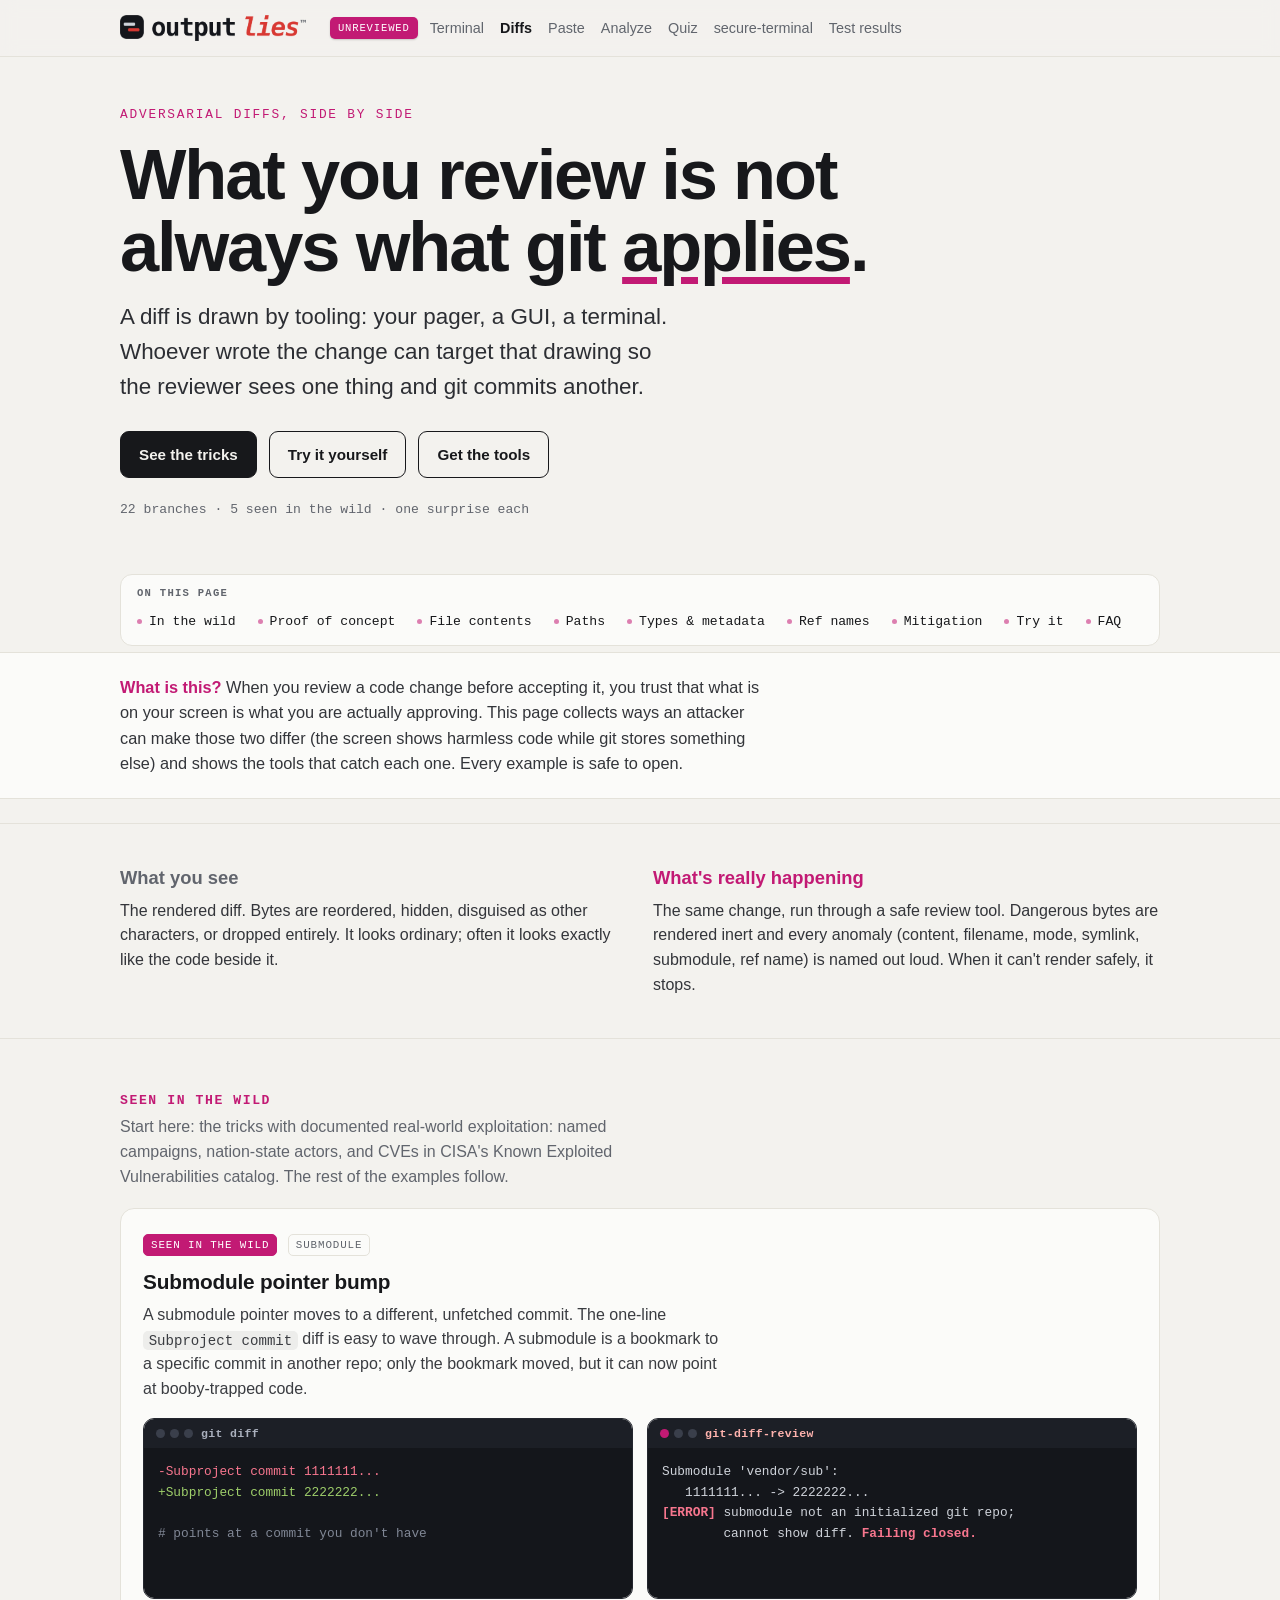
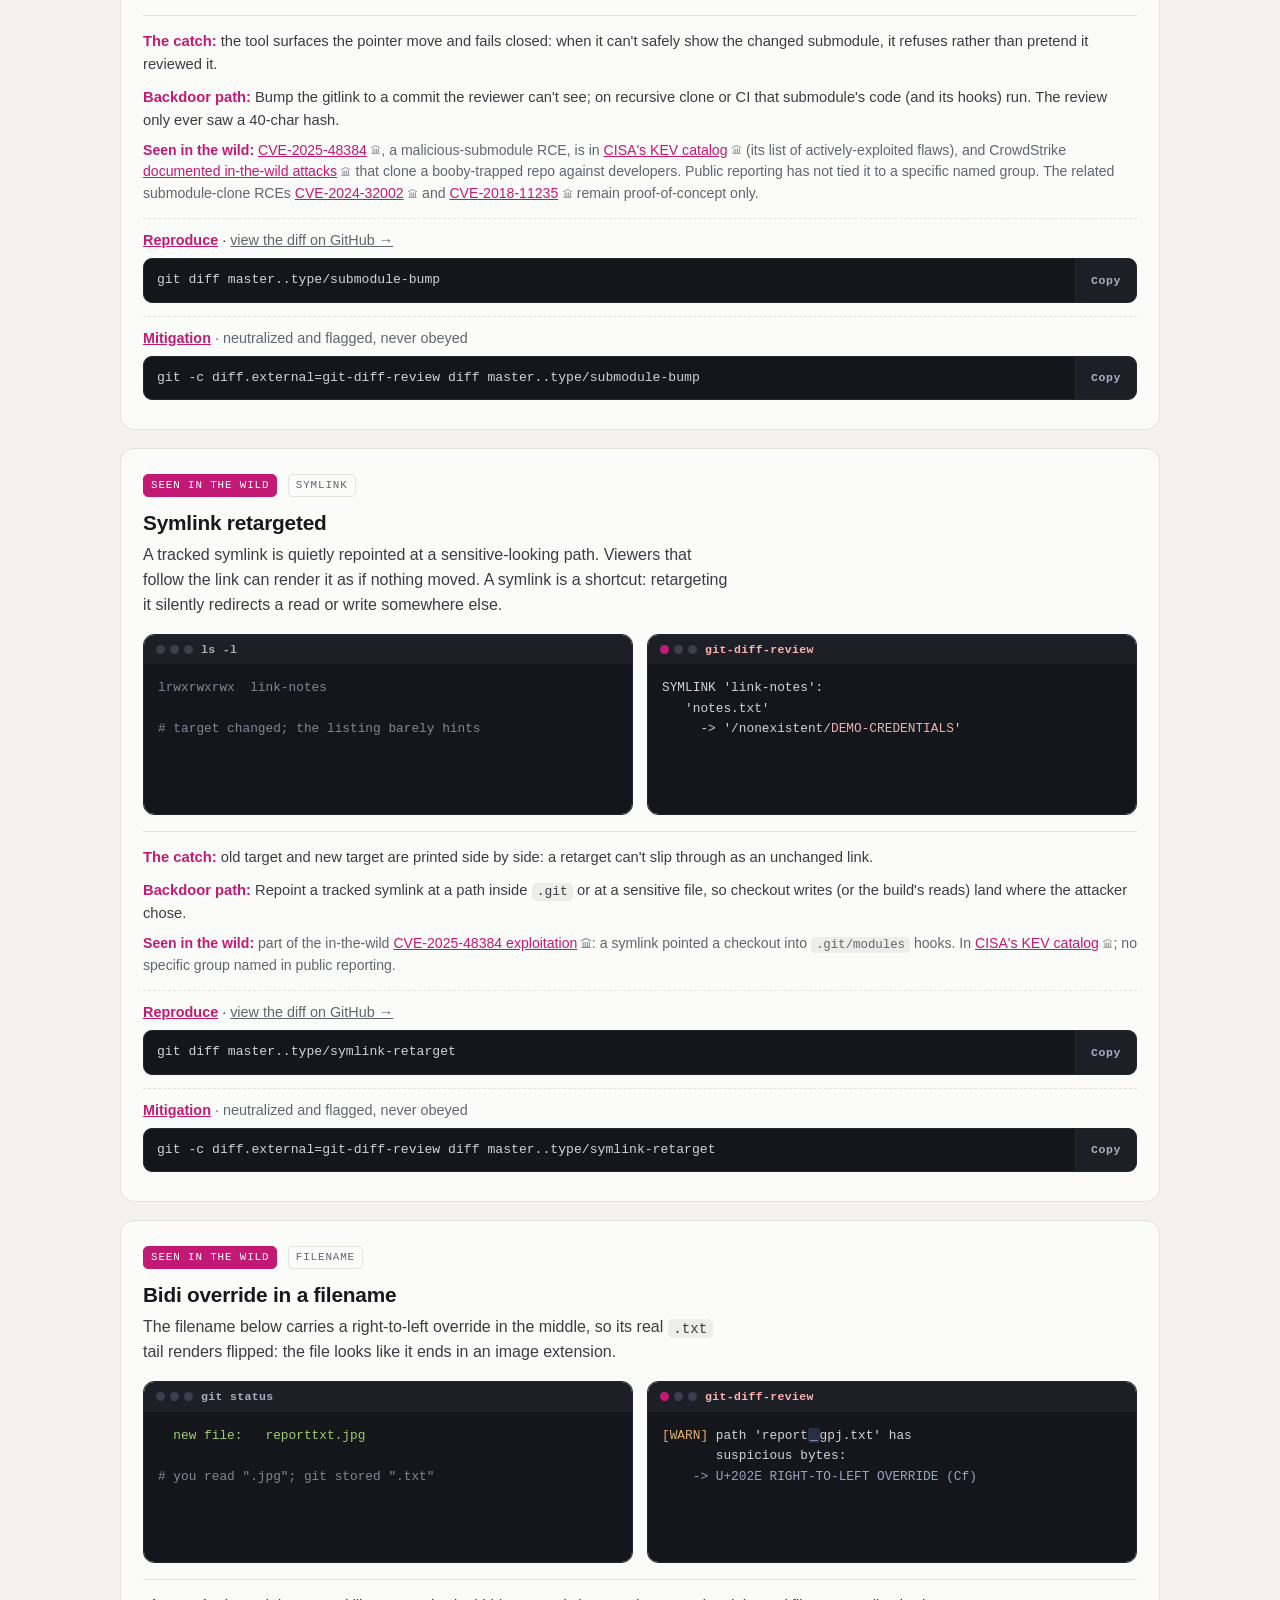
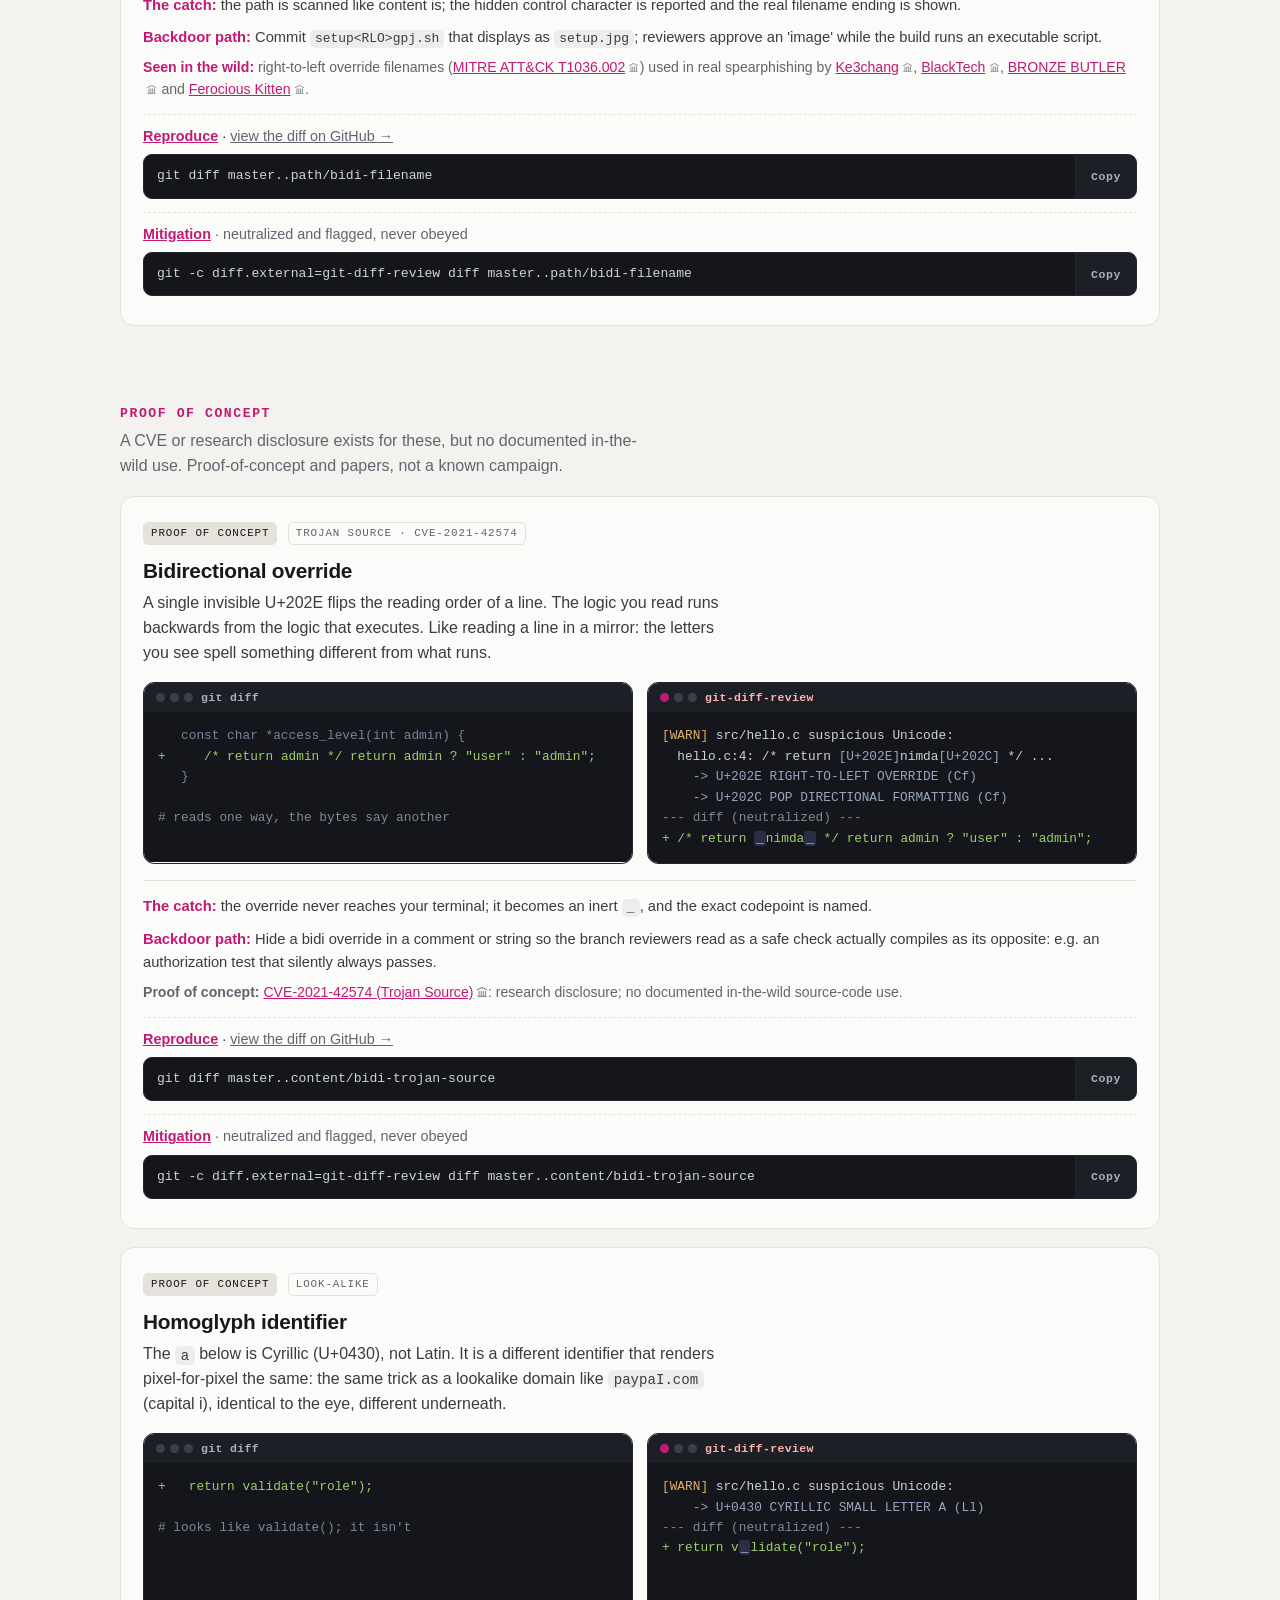
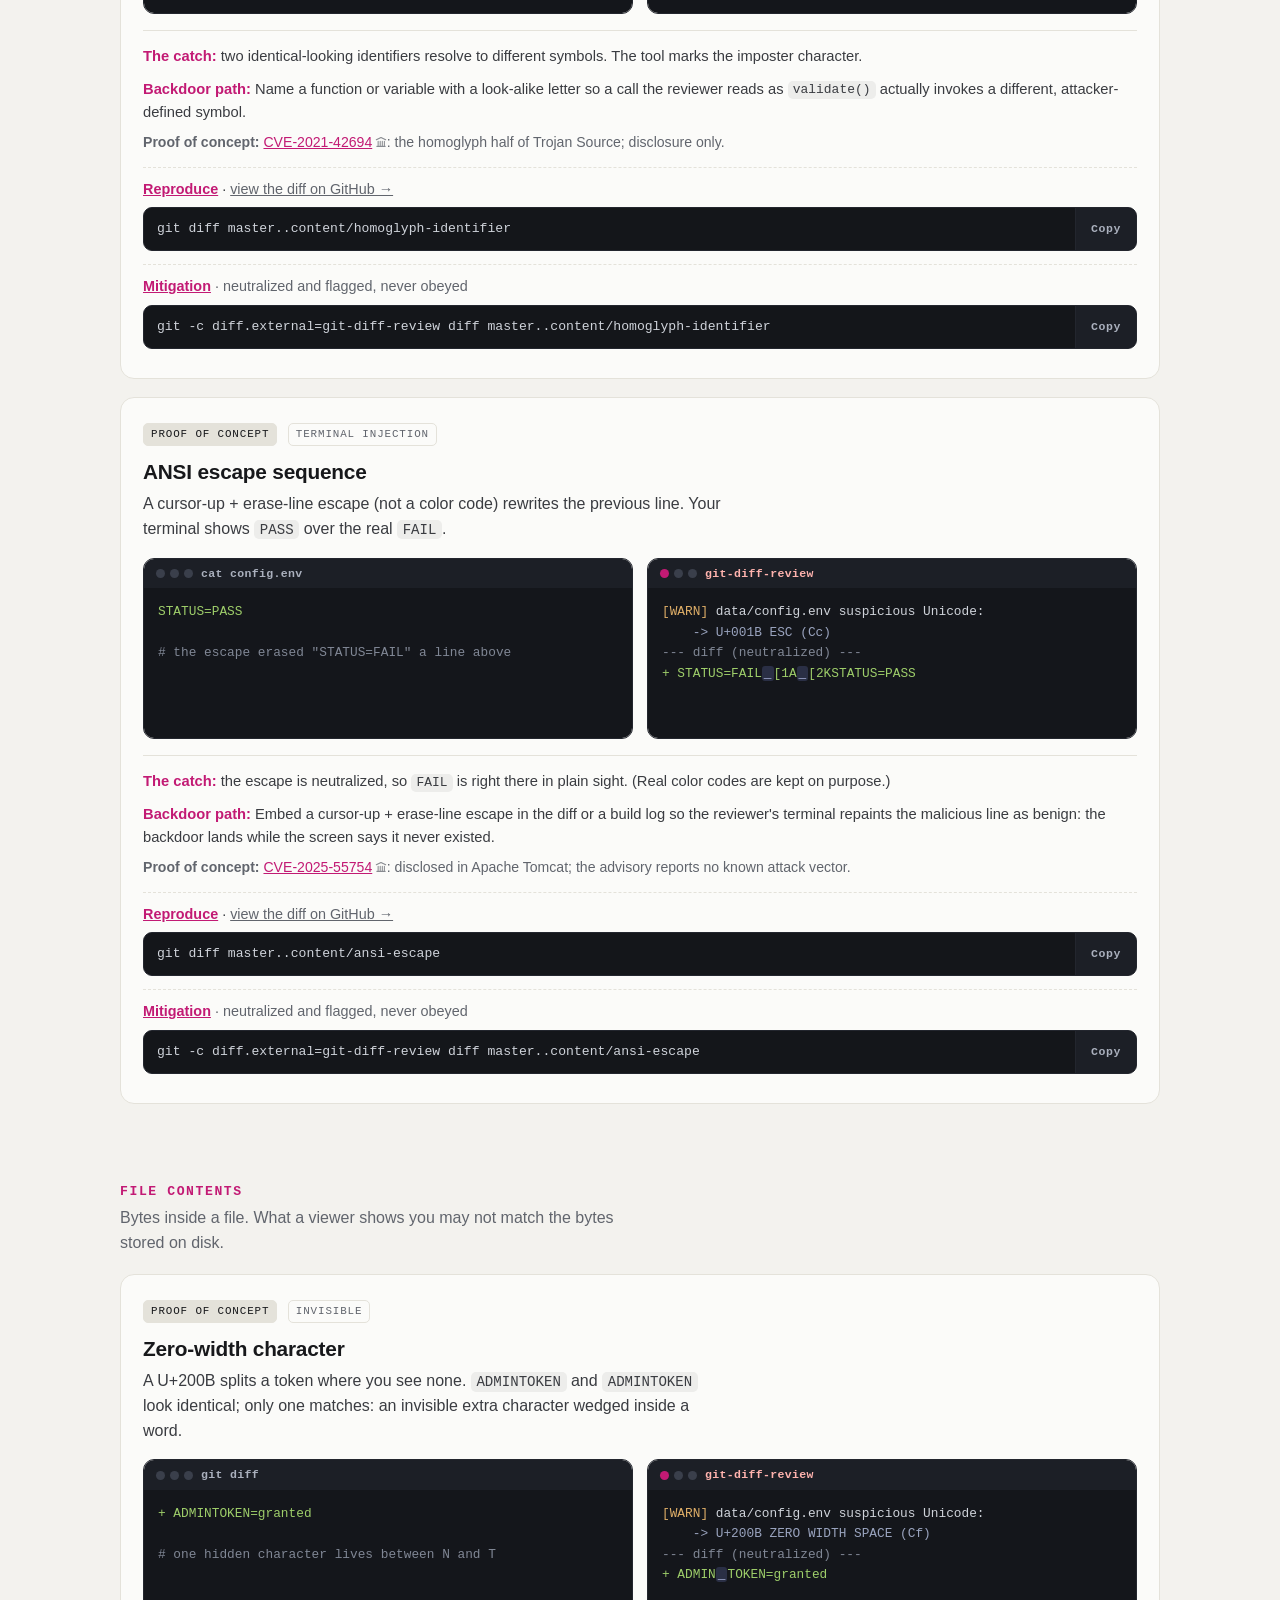
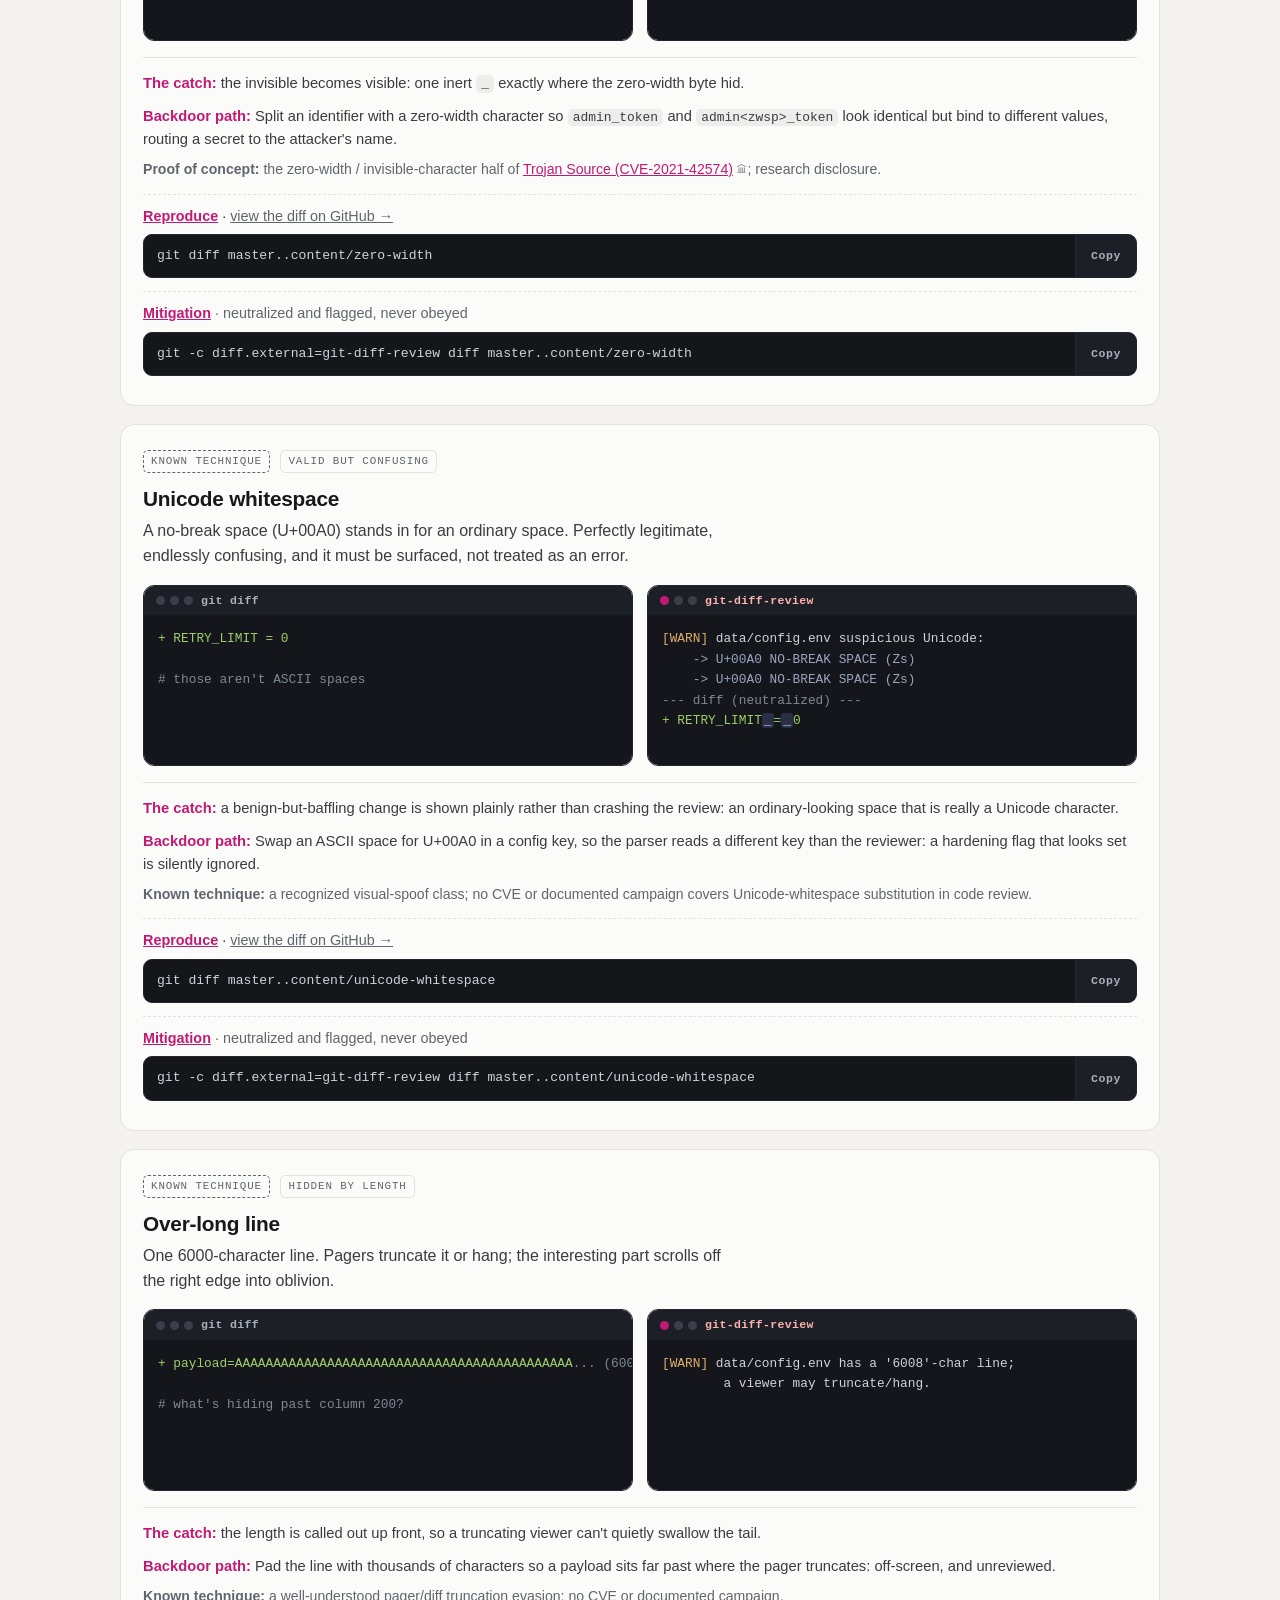
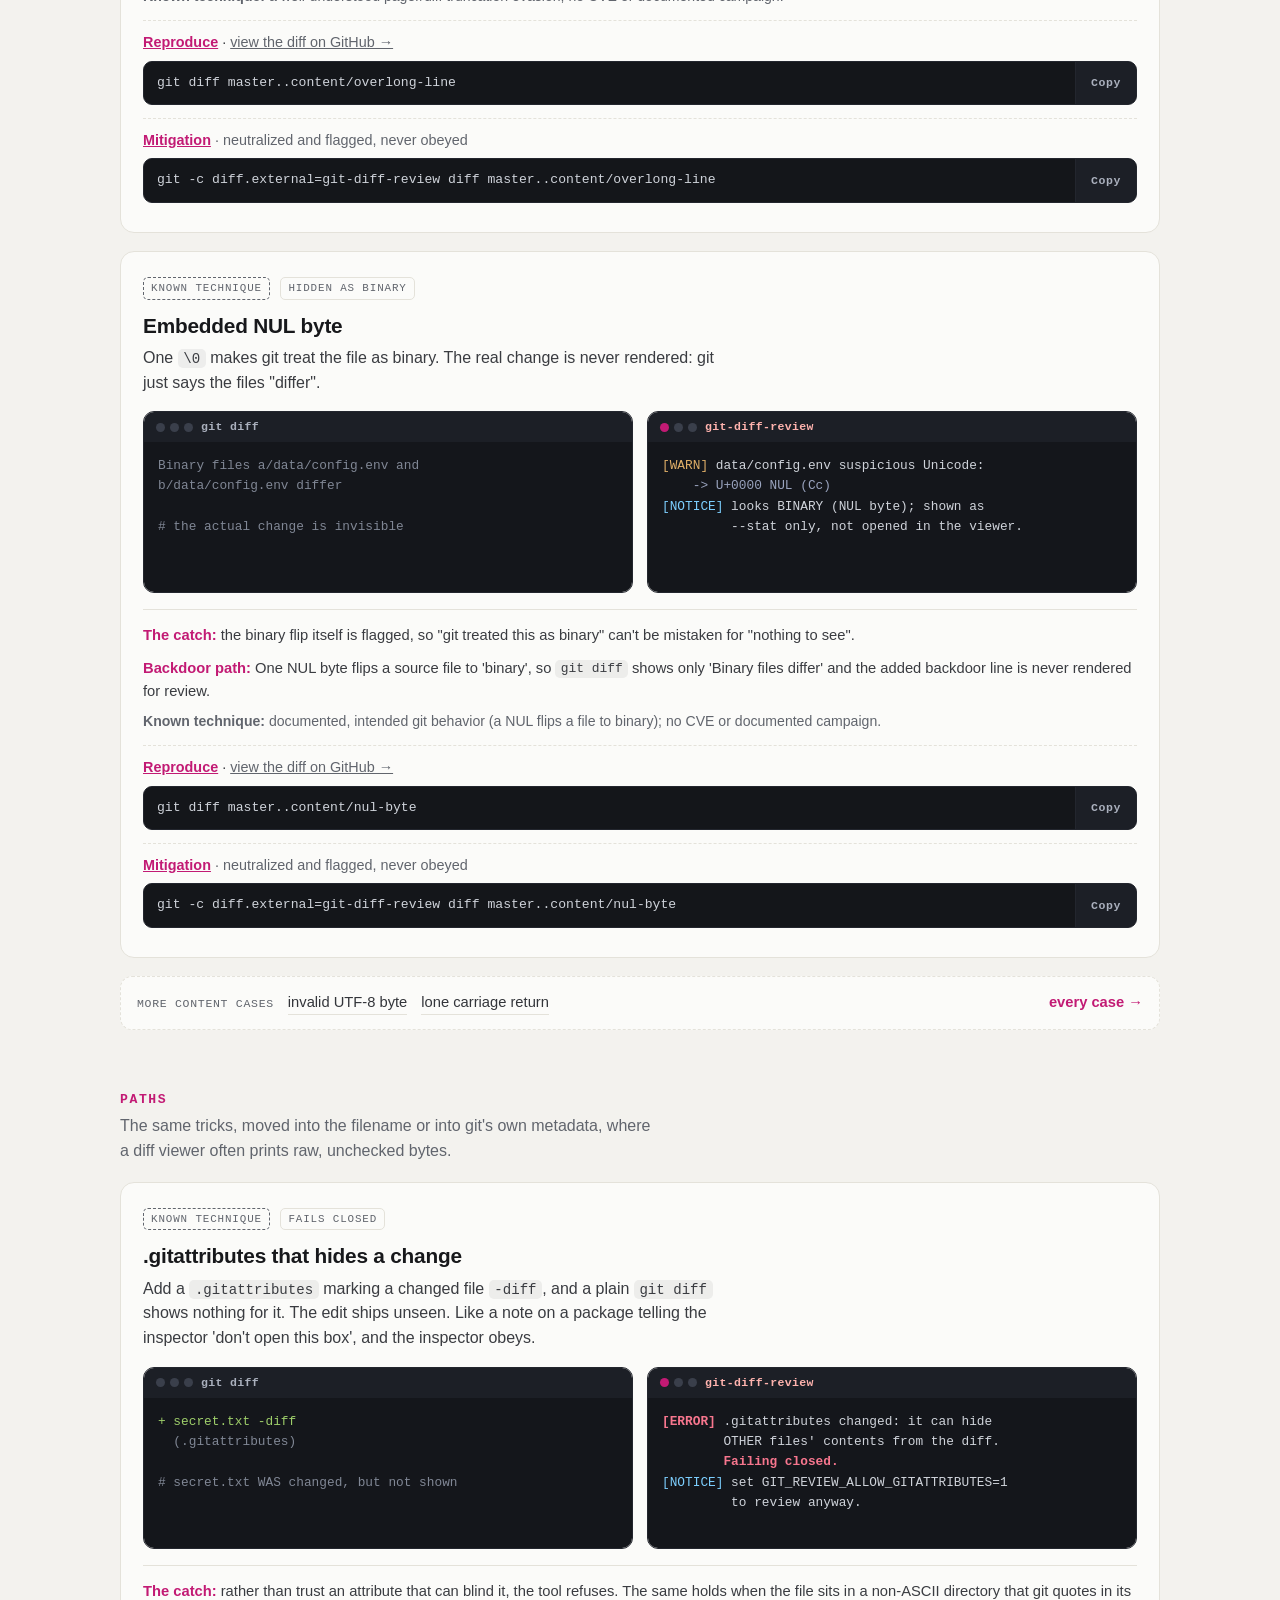
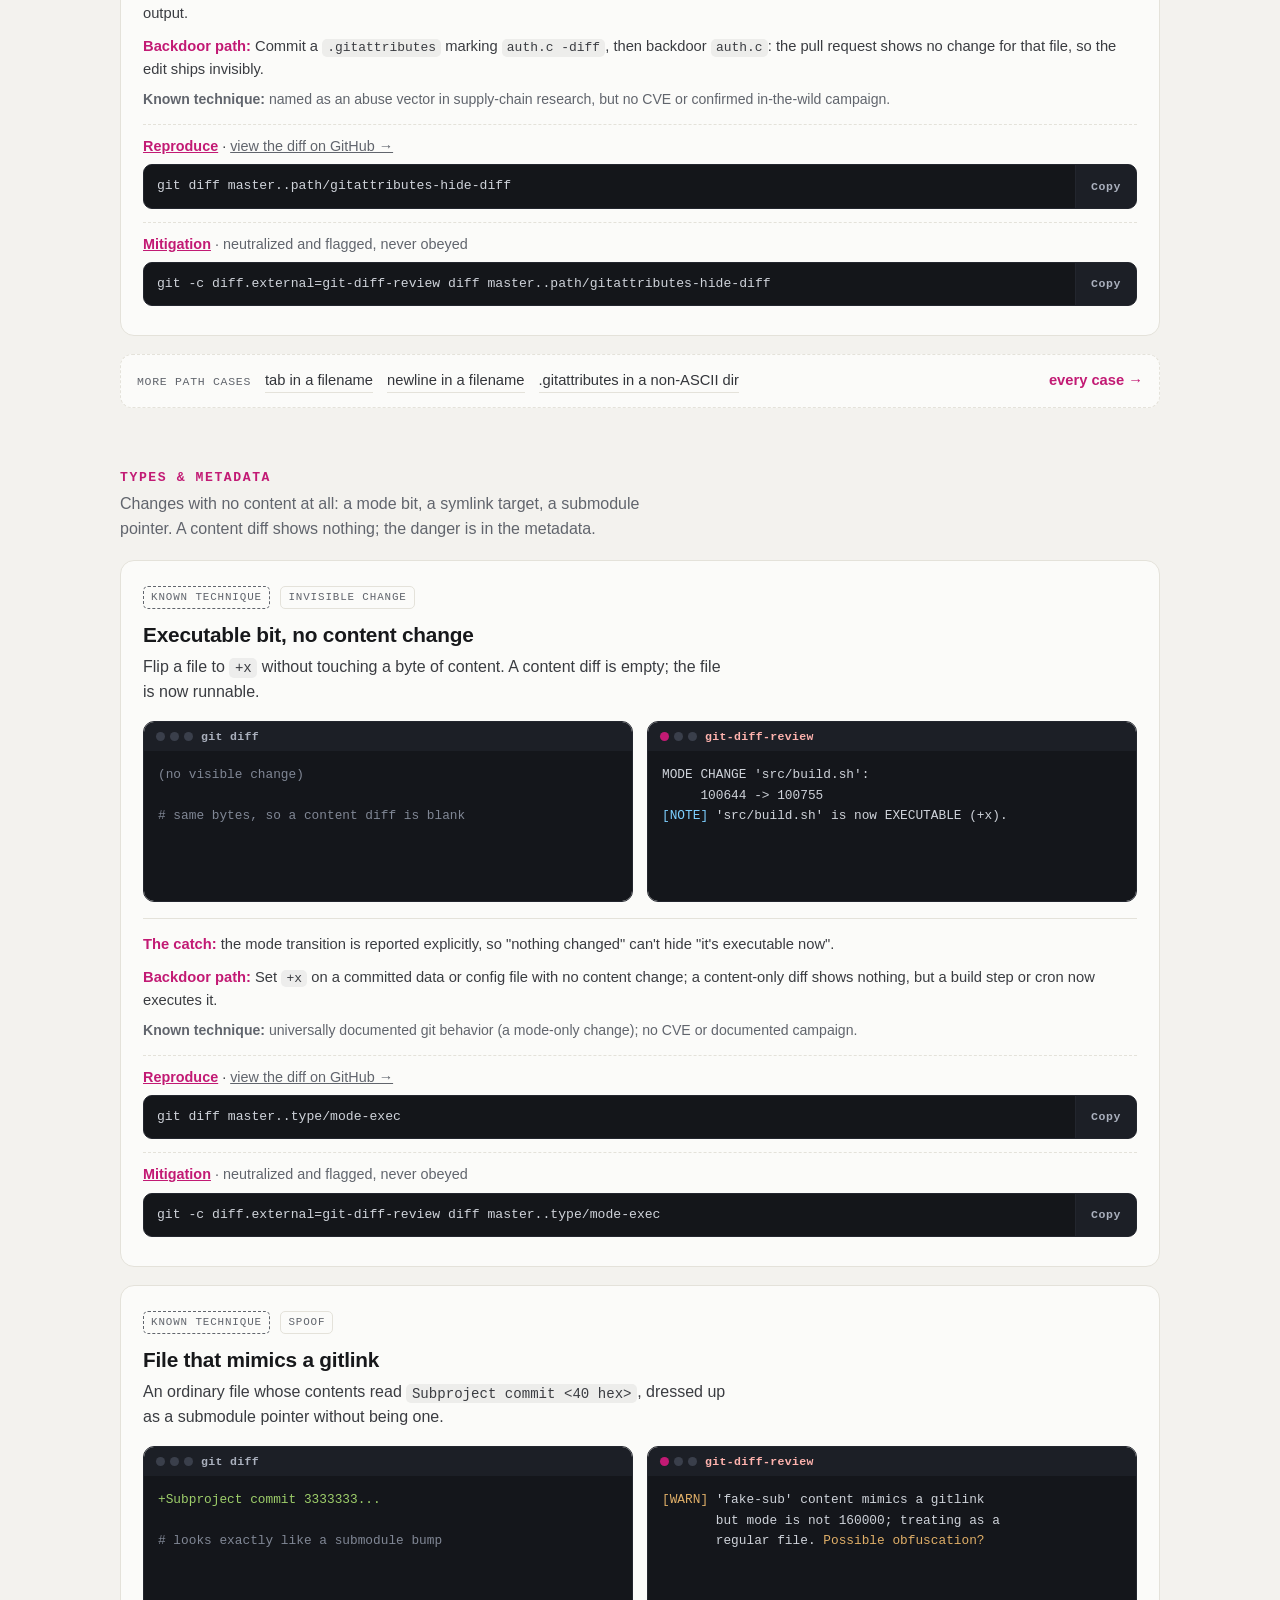
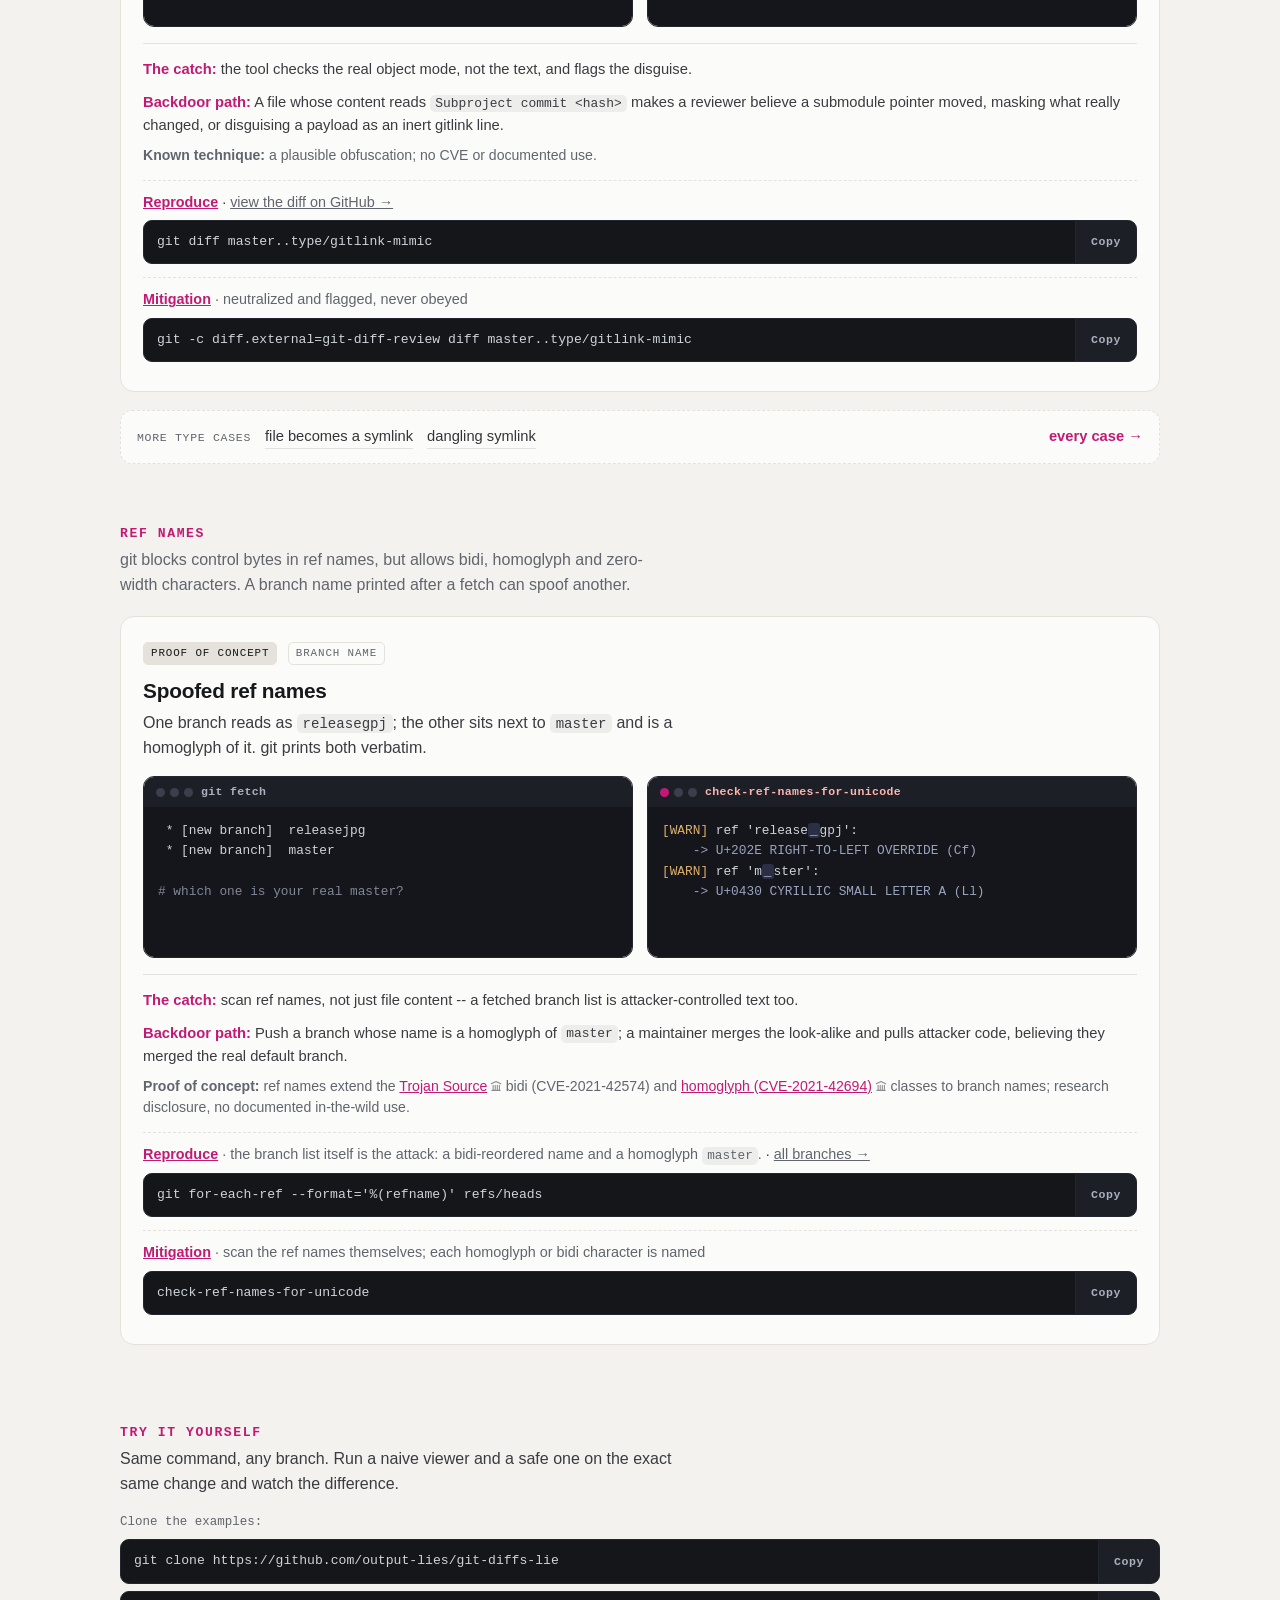
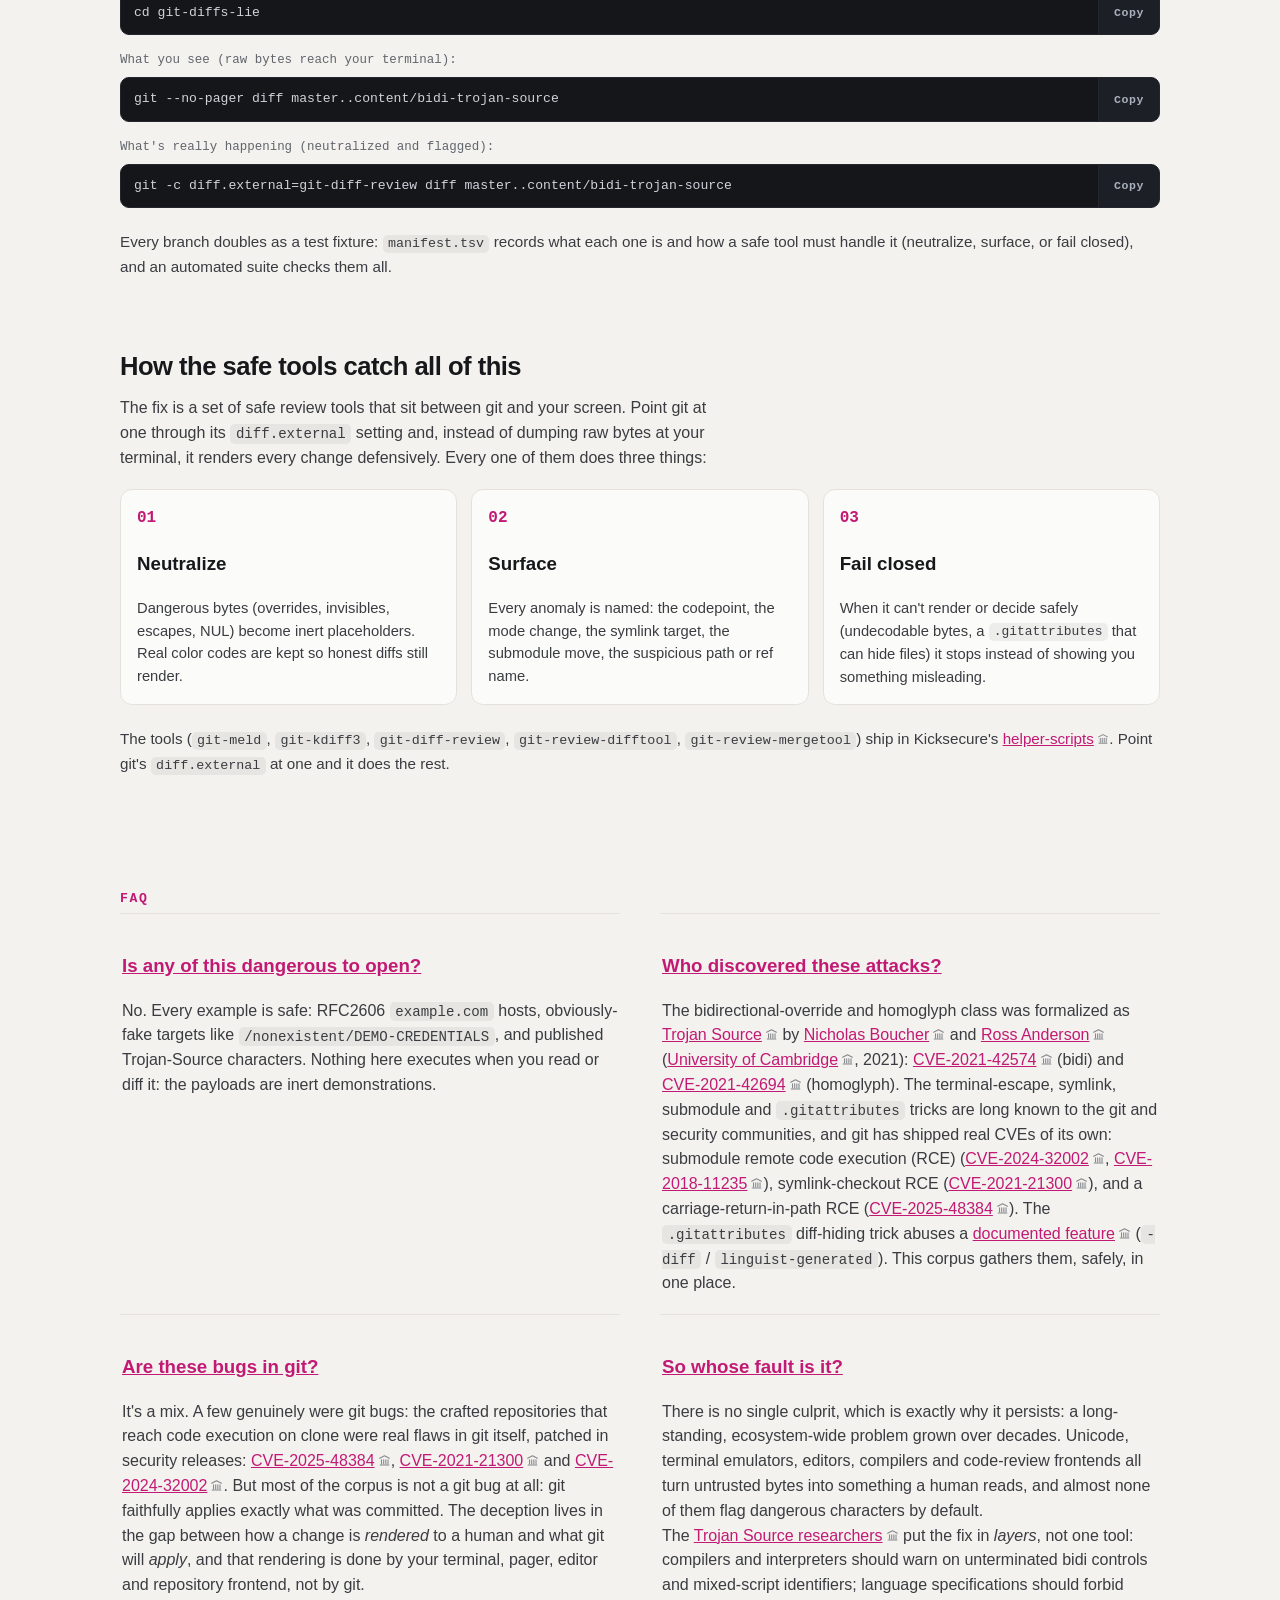
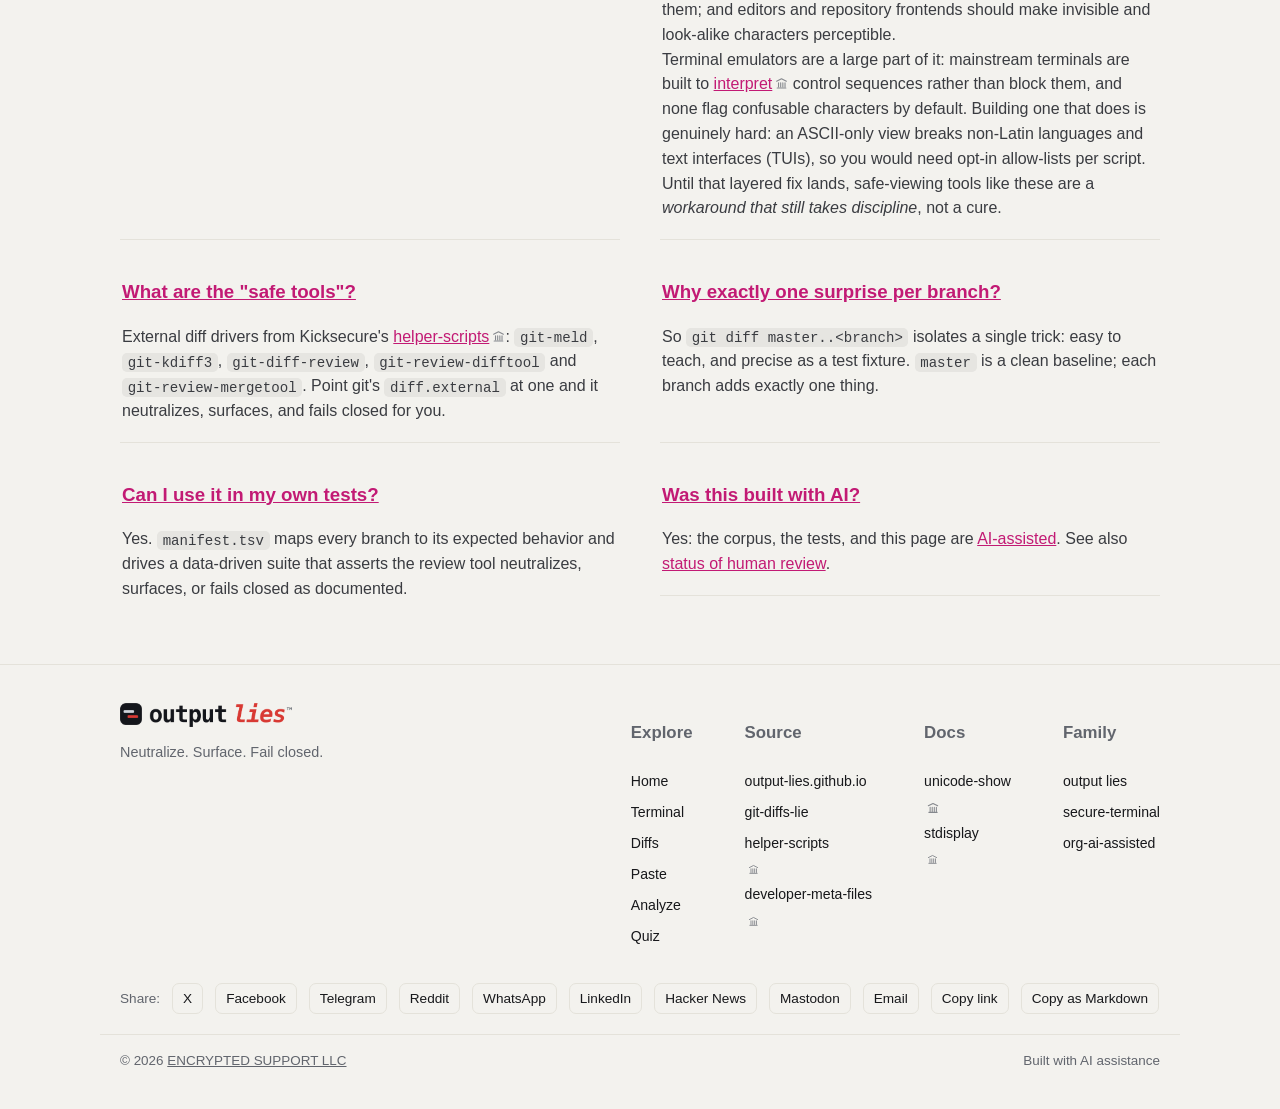
<file: git-diffs-lie/index.html>
<!DOCTYPE html>
<html lang="en">
<!--
  git-diffs-lie: educational corpus of adversarial git diffs.
  AI-Assisted. Source: https://github.com/output-lies/git-diffs-lie
  Every payload on this page is benign and for education only.
-->
<meta charset="utf-8">
<meta http-equiv="Content-Security-Policy" content="default-src 'none'; script-src 'self'; style-src 'self' 'unsafe-inline'; img-src 'self' data:; base-uri 'none'; form-action 'none'">
<meta name="viewport" content="width=device-width, initial-scale=1">
<meta name="ai-disclosure" content="ai-assisted">
<title>git diffs lie: adversarial diffs, side by side</title>
<meta name="description" content="A diff is rendered by tooling. An attacker can make what you see differ from what git applies. Issue by issue: what you see vs what is really happening.">
<link rel="canonical" href="https://output-lies.github.io/git-diffs-lie/">
<meta name="robots" content="index, follow">
<meta property="og:type" content="website">
<meta property="og:site_name" content="output lies">
<meta property="og:title" content="git diffs lie: adversarial diffs, side by side">
<meta property="og:description" content="A diff is rendered by tooling. An attacker can make what you see differ from what git applies. Issue by issue: what you see vs what is really happening.">
<meta property="og:url" content="https://output-lies.github.io/git-diffs-lie/">
<meta property="og:image" content="https://output-lies.github.io/git-diffs-lie/og.png">
<meta property="og:image:width" content="1200">
<meta property="og:image:height" content="630">
<meta property="og:image:alt" content="git diffs lie: adversarial diffs, side by side">
<meta name="twitter:card" content="summary_large_image">
<meta name="twitter:title" content="git diffs lie: adversarial diffs, side by side">
<meta name="twitter:description" content="A diff is rendered by tooling. An attacker can make what you see differ from what git applies. Issue by issue: what you see vs what is really happening.">
<meta name="twitter:image" content="https://output-lies.github.io/git-diffs-lie/og.png">
<meta name="theme-color" content="#f3f2ee">
<link rel="icon" href="/favicon.svg" type="image/svg+xml">
<link rel="stylesheet" href="/git-diffs-lie/style.css">

<header class="nav">
  <div class="wrap">
    <a class="brand" href="/"><img class="brandmark" src="/logo-wide.webp" width="564" height="77" alt="output lies"></a>
    <a class="status" href="https://secure-terminal.github.io/human-review/" title="This page is AI-generated and pending human review">unreviewed</a>
    <input type="checkbox" class="navtoggle" id="navtoggle" aria-label="Toggle navigation menu">
    <label class="menubtn" for="navtoggle">Menu</label>
    <nav aria-label="Primary">
      <a href="/terminal/">Terminal</a>
      <a href="/git-diffs-lie/" class="active">Diffs</a>
      <a href="/paste/">Paste</a>
      <a href="/analyze/">Analyze</a>
      <a href="/quiz/">Quiz</a>
      <a href="https://secure-terminal.github.io">secure-terminal</a>
      <a href="https://org-ai-assisted.github.io/automated-test-results/">Test results</a>
    </nav>
    <label class="navscrim" for="navtoggle"></label>
  </div>
</header>

<main>
<section class="hero"><div class="wrap">
  <p class="kicker">Adversarial diffs, side by side</p>
  <h1>What you review is not always what git <span class="u">applies</span>.</h1>
  <p class="sub">A diff is drawn by tooling: your pager, a GUI, a terminal.
    Whoever wrote the change can target that drawing so the reviewer sees one
    thing and git commits another.</p>
  <div class="cta">
    <a class="btn primary" href="#wild">See the tricks</a>
    <a class="btn ghost" href="#try">Try it yourself</a>
    <a class="btn ghost" href="/terminal/">Get the tools</a>
  </div>
  <p class="coverage">22 branches &middot; 5 seen in the wild &middot; one surprise each</p>
</div></section>

<div class="wrap"><nav class="toc" aria-label="On this page">
  <p class="toch">On this page</p>
  <ul>
    <li><a href="#wild">In the wild</a></li>
    <li><a href="#on-record">Proof of concept</a></li>
    <li><a href="#content">File contents</a></li>
    <li><a href="#paths">Paths</a></li>
    <li><a href="#types">Types &amp; metadata</a></li>
    <li><a href="#refs">Ref names</a></li>
    <li><a href="#how" aria-label="Mitigation (#how)">Mitigation</a></li>
    <li><a href="#try">Try it</a></li>
    <li><a href="#faq">FAQ</a></li>
  </ul>
</nav></div>

<section class="whatis"><div class="wrap">
  <p><b>What is this?</b> When you review a code change before accepting it, you trust
    that what is on your screen is what you are actually approving. This page collects
    ways an attacker can make those two differ (the screen shows harmless code while
    git stores something else) and shows the tools that catch each one. Every example
    is safe to open.</p>
</div></section>

<section class="thesis"><div class="wrap">
  <div class="grid">
    <div class="see">
      <h2>What you see</h2>
      <p>The rendered diff. Bytes are reordered, hidden, disguised as other
        characters, or dropped entirely. It looks ordinary; often it looks
        exactly like the code beside it.</p>
    </div>
    <div class="real">
      <h2>What's really happening</h2>
      <p>The same change, run through a safe review tool. Dangerous bytes are
        rendered inert and every anomaly (content, filename, mode, symlink,
        submodule, ref name) is named out loud. When it can't render safely,
        it stops.</p>
    </div>
  </div>
</div></section>

<!-- ===================== IN THE WILD ===================== -->
<section class="cat" id="wild"><div class="wrap">
  <h2 class="catname"><a class="h-anchor" href="#wild">Seen in the wild</a></h2>
  <p class="catdesc">Start here: the tricks with documented real-world exploitation: named campaigns, nation-state actors, and CVEs in CISA's Known Exploited Vulnerabilities catalog. The rest of the examples follow.</p>

  <article class="issue" id="submodule">
    <span class="tag evi-wild">Seen in the wild</span>
    <span class="tag">Submodule</span>
    <h3><a class="cardanchor" href="#submodule">Submodule pointer bump</a></h3>
    <p class="lead">A submodule pointer moves to a different, unfetched commit.
      The one-line <code>Subproject commit</code> diff is easy to wave through. A submodule is a bookmark to a specific commit in another repo; only the bookmark moved, but it can now point at booby-trapped code.</p>
    <div class="panes">
      <div class="pane see"><div class="tbar"><span class="dots"><i></i><i></i><i></i></span> git diff</div><pre class="term" tabindex="0"><span class="del">-Subproject commit 1111111...</span>
<span class="add">+Subproject commit 2222222...</span>

<span class="dim"># points at a commit you don't have</span></pre></div>
      <div class="pane real"><div class="tbar"><span class="dots"><i></i><i></i><i></i></span> git-diff-review</div><pre class="term" tabindex="0">Submodule 'vendor/sub':
   1111111... -> 2222222...
<span class="e">[ERROR]</span> submodule not an initialized git repo;
        cannot show diff. <span class="e">Failing closed.</span></pre></div>
    </div>
    <p class="catch"><b>The catch:</b> the tool surfaces the pointer move and fails
      closed: when it can't safely show the changed submodule, it refuses
      rather than pretend it reviewed it.</p>
    <p class="backdoor"><b>Backdoor path:</b> Bump the gitlink to a commit the reviewer can't see; on recursive clone or CI that submodule's code (and its hooks) run. The review only ever saw a 40-char hash.</p>
    <p class="wild"><b>Seen in the wild:</b> <a href="https://www.cve.org/CVERecord?id=CVE-2025-48384" aria-label="CVE-2025-48384 (www.cve.org)">CVE-2025-48384</a><a class="arch" href="https://web.archive.org/web/20260419223636/https://www.cve.org/CVERecord?id=CVE-2025-48384" title="Archived copy of www.cve.org/CVERecord?id=CVE-2025-48384 (Wayback Machine)" aria-label="Archived copy of www.cve.org/CVERecord?id=CVE-2025-48384"></a>, a malicious-submodule RCE, is in <a href="https://www.cisa.gov/known-exploited-vulnerabilities-catalog">CISA's KEV catalog</a><a class="arch" href="https://web.archive.org/web/20260710210619/https://www.cisa.gov/known-exploited-vulnerabilities-catalog" title="Archived copy of www.cisa.gov/known-exploited-vulnerabilities-catalog (Wayback Machine)" aria-label="Archived copy of www.cisa.gov/known-exploited-vulnerabilities-catalog"></a> (its list of actively-exploited flaws), and CrowdStrike <a href="https://www.crowdstrike.com/en-us/blog/crowdstrike-falcon-blocks-git-vulnerability-cve-2025-48384/">documented in-the-wild attacks</a><a class="arch" href="https://web.archive.org/web/20260311011047/https://www.crowdstrike.com/en-us/blog/crowdstrike-falcon-blocks-git-vulnerability-cve-2025-48384/" title="Archived copy of www.crowdstrike.com/en-us/blog/crowdstrike-falcon-blocks-git-vulnerability-cve-2025-48384 (Wayback Machine)" aria-label="Archived copy of www.crowdstrike.com/en-us/blog/crowdstrike-falcon-blocks-git-vulnerability-cve-2025-48384"></a> that clone a booby-trapped repo against developers. Public reporting has not tied it to a specific named group. The related submodule-clone RCEs <a href="https://github.com/git/git/security/advisories/GHSA-8h77-4q3w-gfgv">CVE-2024-32002</a><a class="arch" href="https://web.archive.org/web/20260502173624/https://github.com/git/git/security/advisories/GHSA-8h77-4q3w-gfgv" title="Archived copy of github.com/git/git/security/advisories/GHSA-8h77-4q3w-gfgv (Wayback Machine)" aria-label="Archived copy of github.com/git/git/security/advisories/GHSA-8h77-4q3w-gfgv"></a> and <a href="https://www.cve.org/CVERecord?id=CVE-2018-11235">CVE-2018-11235</a><a class="arch" href="https://web.archive.org/web/20260503145917/https://www.cve.org/CVERecord?id=CVE-2018-11235" title="Archived copy of www.cve.org/CVERecord?id=CVE-2018-11235 (Wayback Machine)" aria-label="Archived copy of www.cve.org/CVERecord?id=CVE-2018-11235"></a> remain proof-of-concept only.</p>
      <div class="repro"><div class="reprohd"><a class="repro-try" href="/git-diffs-lie/#try">Reproduce</a> &middot; <a href="https://github.com/output-lies/git-diffs-lie/compare/master...type/submodule-bump" aria-label="view the diff on GitHub: type/submodule-bump">view the diff on GitHub &rarr;</a></div><div class="copybox"><code class="cmd" tabindex="0">git diff master..type/submodule-bump</code><button class="copybtn" type="button" hidden>Copy</button></div></div>
      <div class="mitig"><div class="mitighd"><a class="mitig-try" href="/git-diffs-lie/#how" aria-label="Mitigation (/git-diffs-lie/#how)">Mitigation</a> <span class="rnote">&middot; neutralized and flagged, never obeyed</span></div><div class="copybox"><code class="cmd" tabindex="0">git -c diff.external=git-diff-review diff master..type/submodule-bump</code><button class="copybtn" type="button" hidden>Copy</button></div></div>
  </article>

  <article class="issue" id="symlink">
    <span class="tag evi-wild">Seen in the wild</span>
    <span class="tag">Symlink</span>
    <h3><a class="cardanchor" href="#symlink">Symlink retargeted</a></h3>
    <p class="lead">A tracked symlink is quietly repointed at a
      sensitive-looking path. Viewers that follow the link can render it as if
      nothing moved. A symlink is a shortcut: retargeting it silently redirects a read or write somewhere else.</p>
    <div class="panes">
      <div class="pane see"><div class="tbar"><span class="dots"><i></i><i></i><i></i></span> ls -l</div><pre class="term" tabindex="0"><span class="dim">lrwxrwxrwx  link-notes</span>

<span class="dim"># target changed; the listing barely hints</span></pre></div>
      <div class="pane real"><div class="tbar"><span class="dots"><i></i><i></i><i></i></span> git-diff-review</div><pre class="term" tabindex="0">SYMLINK 'link-notes':
   'notes.txt'
     -> '/nonexistent/<span class="big">DEMO-CREDENTIALS</span>'</pre></div>
    </div>
    <p class="catch"><b>The catch:</b> old target and new target are printed side
      by side: a retarget can't slip through as an unchanged link.</p>
    <p class="backdoor"><b>Backdoor path:</b> Repoint a tracked symlink at a path inside <code>.git</code> or at a sensitive file, so checkout writes (or the build's reads) land where the attacker chose.</p>
    <p class="wild"><b>Seen in the wild:</b> part of the in-the-wild <a href="https://www.crowdstrike.com/en-us/blog/crowdstrike-falcon-blocks-git-vulnerability-cve-2025-48384/">CVE-2025-48384 exploitation</a><a class="arch" href="https://web.archive.org/web/20260311011047/https://www.crowdstrike.com/en-us/blog/crowdstrike-falcon-blocks-git-vulnerability-cve-2025-48384/" title="Archived copy of www.crowdstrike.com/en-us/blog/crowdstrike-falcon-blocks-git-vulnerability-cve-2025-48384 (Wayback Machine)" aria-label="Archived copy of www.crowdstrike.com/en-us/blog/crowdstrike-falcon-blocks-git-vulnerability-cve-2025-48384"></a>: a symlink pointed a checkout into <code>.git/modules</code> hooks. In <a href="https://www.cisa.gov/known-exploited-vulnerabilities-catalog">CISA's KEV catalog</a><a class="arch" href="https://web.archive.org/web/20260710210619/https://www.cisa.gov/known-exploited-vulnerabilities-catalog" title="Archived copy of www.cisa.gov/known-exploited-vulnerabilities-catalog (Wayback Machine)" aria-label="Archived copy of www.cisa.gov/known-exploited-vulnerabilities-catalog"></a>; no specific group named in public reporting.</p>
      <div class="repro"><div class="reprohd"><a class="repro-try" href="/git-diffs-lie/#try">Reproduce</a> &middot; <a href="https://github.com/output-lies/git-diffs-lie/compare/master...type/symlink-retarget" aria-label="view the diff on GitHub: type/symlink-retarget">view the diff on GitHub &rarr;</a></div><div class="copybox"><code class="cmd" tabindex="0">git diff master..type/symlink-retarget</code><button class="copybtn" type="button" hidden>Copy</button></div></div>
      <div class="mitig"><div class="mitighd"><a class="mitig-try" href="/git-diffs-lie/#how" aria-label="Mitigation (/git-diffs-lie/#how)">Mitigation</a> <span class="rnote">&middot; neutralized and flagged, never obeyed</span></div><div class="copybox"><code class="cmd" tabindex="0">git -c diff.external=git-diff-review diff master..type/symlink-retarget</code><button class="copybtn" type="button" hidden>Copy</button></div></div>
  </article>

  <article class="issue" id="bidi-filename">
    <span class="tag evi-wild">Seen in the wild</span>
    <span class="tag">Filename</span>
    <h3><a class="cardanchor" href="#bidi-filename">Bidi override in a filename</a></h3>
    <p class="lead">The filename below carries a right-to-left override in the
      middle, so its real <code>.txt</code> tail renders flipped: the file
      looks like it ends in an image extension.</p>
    <div class="panes">
      <div class="pane see"><div class="tbar"><span class="dots"><i></i><i></i><i></i></span> git status</div><pre class="term" tabindex="0"><span class="add">  new file:   report&#x202e;gpj.txt&#x202c;</span>

<span class="dim"># you read ".jpg"; git stored ".txt"</span></pre></div>
      <div class="pane real"><div class="tbar"><span class="dots"><i></i><i></i><i></i></span> git-diff-review</div><pre class="term" tabindex="0"><span class="w">[WARN]</span> path 'report<span class="neut">_</span>gpj.txt' has
       suspicious bytes:
    <span class="cp">-> U+202E RIGHT-TO-LEFT OVERRIDE (Cf)</span></pre></div>
    </div>
    <p class="catch"><b>The catch:</b> the path is scanned like content is;
      the hidden control character is reported and the real filename ending is shown.</p>
    <p class="backdoor"><b>Backdoor path:</b> Commit <code>setup&lt;RLO&gt;gpj.sh</code> that displays as <code>setup.jpg</code>; reviewers approve an 'image' while the build runs an executable script.</p>
    <p class="wild"><b>Seen in the wild:</b> right-to-left override filenames (<a href="https://attack.mitre.org/techniques/T1036/002/">MITRE ATT&amp;CK T1036.002</a><a class="arch" href="https://web.archive.org/web/20260628124137/https://attack.mitre.org/techniques/T1036/002/" title="Archived copy of attack.mitre.org/techniques/T1036/002 (Wayback Machine)" aria-label="Archived copy of attack.mitre.org/techniques/T1036/002"></a>) used in real spearphishing by <a href="https://attack.mitre.org/groups/G0004/">Ke3chang</a><a class="arch" href="https://web.archive.org/web/20260528055511/https://attack.mitre.org/groups/G0004/" title="Archived copy of attack.mitre.org/groups/G0004 (Wayback Machine)" aria-label="Archived copy of attack.mitre.org/groups/G0004"></a>, <a href="https://attack.mitre.org/groups/G0098/">BlackTech</a><a class="arch" href="https://web.archive.org/web/20260118174228/https://attack.mitre.org/groups/G0098/" title="Archived copy of attack.mitre.org/groups/G0098 (Wayback Machine)" aria-label="Archived copy of attack.mitre.org/groups/G0098"></a>, <a href="https://attack.mitre.org/groups/G0060/">BRONZE BUTLER</a><a class="arch" href="https://web.archive.org/web/20260429051029/https://attack.mitre.org/groups/G0060/" title="Archived copy of attack.mitre.org/groups/G0060 (Wayback Machine)" aria-label="Archived copy of attack.mitre.org/groups/G0060"></a> and <a href="https://attack.mitre.org/groups/G0137/">Ferocious Kitten</a><a class="arch" href="https://web.archive.org/web/20260217204040/https://attack.mitre.org/groups/G0137/" title="Archived copy of attack.mitre.org/groups/G0137 (Wayback Machine)" aria-label="Archived copy of attack.mitre.org/groups/G0137"></a>.</p>
      <div class="repro"><div class="reprohd"><a class="repro-try" href="/git-diffs-lie/#try">Reproduce</a> &middot; <a href="https://github.com/output-lies/git-diffs-lie/compare/master...path/bidi-filename" aria-label="view the diff on GitHub: path/bidi-filename">view the diff on GitHub &rarr;</a></div><div class="copybox"><code class="cmd" tabindex="0">git diff master..path/bidi-filename</code><button class="copybtn" type="button" hidden>Copy</button></div></div>
      <div class="mitig"><div class="mitighd"><a class="mitig-try" href="/git-diffs-lie/#how" aria-label="Mitigation (/git-diffs-lie/#how)">Mitigation</a> <span class="rnote">&middot; neutralized and flagged, never obeyed</span></div><div class="copybox"><code class="cmd" tabindex="0">git -c diff.external=git-diff-review diff master..path/bidi-filename</code><button class="copybtn" type="button" hidden>Copy</button></div></div>
  </article>
</div></section>

<!-- ===================== ON RECORD ===================== -->
<section class="cat" id="on-record"><div class="wrap">
  <h2 class="catname"><a class="h-anchor" href="#on-record">Proof of concept</a></h2>
  <p class="catdesc">A CVE or research disclosure exists for these, but no documented in-the-wild use. Proof-of-concept and papers, not a known campaign.</p>

  <article class="issue" id="bidi">
    <span class="tag evi-rec">Proof of concept</span>
    <span class="tag">Trojan Source &middot; CVE-2021-42574</span>
    <h3><a class="cardanchor" href="#bidi">Bidirectional override</a></h3>
    <p class="lead">A single invisible U+202E flips the reading order of a line.
      The logic you read runs backwards from the logic that executes. Like reading a line in a mirror: the letters you see spell something different from what runs.</p>
    <div class="panes">
      <div class="pane see"><div class="tbar"><span class="dots"><i></i><i></i><i></i></span> git diff</div><pre class="term" tabindex="0"><span class="p">   const char *access_level(int admin) {</span>
<span class="add">+     /* return &#x202e;nimda&#x202c; */ return admin ? "user" : "admin";</span>
<span class="p">   }</span>

<span class="dim"># reads one way, the bytes say another</span></pre></div>
      <div class="pane real"><div class="tbar"><span class="dots"><i></i><i></i><i></i></span> git-diff-review</div><pre class="term" tabindex="0"><span class="w">[WARN]</span> src/hello.c suspicious Unicode:
  hello.c:4: /* return <span class="cp">[U+202E]</span>nimda<span class="cp">[U+202C]</span> */ ...
    <span class="cp">-> U+202E RIGHT-TO-LEFT OVERRIDE (Cf)</span>
    <span class="cp">-> U+202C POP DIRECTIONAL FORMATTING (Cf)</span>
<span class="dim">--- diff (neutralized) ---</span>
<span class="add">+ /* return <span class="neut">_</span>nimda<span class="neut">_</span> */ return admin ? "user" : "admin";</span></pre></div>
    </div>
    <p class="catch"><b>The catch:</b> the override never reaches your terminal;
      it becomes an inert <code>_</code>, and the exact codepoint is named.</p>
    <p class="backdoor"><b>Backdoor path:</b> Hide a bidi override in a comment or string so the branch reviewers read as a safe check actually compiles as its opposite: e.g. an authorization test that silently always passes.</p>
    <p class="onrecord"><b>Proof of concept:</b> <a href="https://www.cve.org/CVERecord?id=CVE-2021-42574">CVE-2021-42574 (Trojan Source)</a><a class="arch" href="https://web.archive.org/web/20260303144948/https://www.cve.org/CVERecord?id=CVE-2021-42574" title="Archived copy of www.cve.org/CVERecord?id=CVE-2021-42574 (Wayback Machine)" aria-label="Archived copy of www.cve.org/CVERecord?id=CVE-2021-42574"></a>: research disclosure; no documented in-the-wild source-code use.</p>
      <div class="repro"><div class="reprohd"><a class="repro-try" href="/git-diffs-lie/#try">Reproduce</a> &middot; <a href="https://github.com/output-lies/git-diffs-lie/compare/master...content/bidi-trojan-source" aria-label="view the diff on GitHub: content/bidi-trojan-source">view the diff on GitHub &rarr;</a></div><div class="copybox"><code class="cmd" tabindex="0">git diff master..content/bidi-trojan-source</code><button class="copybtn" type="button" hidden>Copy</button></div></div>
      <div class="mitig"><div class="mitighd"><a class="mitig-try" href="/git-diffs-lie/#how" aria-label="Mitigation (/git-diffs-lie/#how)">Mitigation</a> <span class="rnote">&middot; neutralized and flagged, never obeyed</span></div><div class="copybox"><code class="cmd" tabindex="0">git -c diff.external=git-diff-review diff master..content/bidi-trojan-source</code><button class="copybtn" type="button" hidden>Copy</button></div></div>
  </article>

  <article class="issue" id="homoglyph">
    <span class="tag evi-rec">Proof of concept</span>
    <span class="tag">Look-alike</span>
    <h3><a class="cardanchor" href="#homoglyph">Homoglyph identifier</a></h3>
    <p class="lead">The <code>a</code> below is Cyrillic (U+0430), not Latin. It
      is a different identifier that renders pixel-for-pixel the same: the same trick as a lookalike domain like <code>paypaI.com</code> (capital i), identical to the eye, different underneath.</p>
    <div class="panes">
      <div class="pane see"><div class="tbar"><span class="dots"><i></i><i></i><i></i></span> git diff</div><pre class="term" tabindex="0"><span class="add">+   return v&#x430;lidate("role");</span>

<span class="dim"># looks like validate(); it isn't</span></pre></div>
      <div class="pane real"><div class="tbar"><span class="dots"><i></i><i></i><i></i></span> git-diff-review</div><pre class="term" tabindex="0"><span class="w">[WARN]</span> src/hello.c suspicious Unicode:
    <span class="cp">-> U+0430 CYRILLIC SMALL LETTER A (Ll)</span>
<span class="dim">--- diff (neutralized) ---</span>
<span class="add">+ return v<span class="neut">_</span>lidate("role");</span></pre></div>
    </div>
    <p class="catch"><b>The catch:</b> two identical-looking identifiers resolve
      to different symbols. The tool marks the imposter character.</p>
    <p class="backdoor"><b>Backdoor path:</b> Name a function or variable with a look-alike letter so a call the reviewer reads as <code>validate()</code> actually invokes a different, attacker-defined symbol.</p>
    <p class="onrecord"><b>Proof of concept:</b> <a href="https://www.cve.org/CVERecord?id=CVE-2021-42694">CVE-2021-42694</a><a class="arch" href="https://web.archive.org/web/20260216114235/https://www.cve.org/CVERecord?id=CVE-2021-42694" title="Archived copy of www.cve.org/CVERecord?id=CVE-2021-42694 (Wayback Machine)" aria-label="Archived copy of www.cve.org/CVERecord?id=CVE-2021-42694"></a>: the homoglyph half of Trojan Source; disclosure only.</p>
      <div class="repro"><div class="reprohd"><a class="repro-try" href="/git-diffs-lie/#try">Reproduce</a> &middot; <a href="https://github.com/output-lies/git-diffs-lie/compare/master...content/homoglyph-identifier" aria-label="view the diff on GitHub: content/homoglyph-identifier">view the diff on GitHub &rarr;</a></div><div class="copybox"><code class="cmd" tabindex="0">git diff master..content/homoglyph-identifier</code><button class="copybtn" type="button" hidden>Copy</button></div></div>
      <div class="mitig"><div class="mitighd"><a class="mitig-try" href="/git-diffs-lie/#how" aria-label="Mitigation (/git-diffs-lie/#how)">Mitigation</a> <span class="rnote">&middot; neutralized and flagged, never obeyed</span></div><div class="copybox"><code class="cmd" tabindex="0">git -c diff.external=git-diff-review diff master..content/homoglyph-identifier</code><button class="copybtn" type="button" hidden>Copy</button></div></div>
  </article>

  <article class="issue" id="ansi">
    <span class="tag evi-rec">Proof of concept</span>
    <span class="tag">Terminal injection</span>
    <h3><a class="cardanchor" href="#ansi">ANSI escape sequence</a></h3>
    <p class="lead">A cursor-up + erase-line escape (not a color code) rewrites
      the previous line. Your terminal shows <code>PASS</code> over the real
      <code>FAIL</code>.</p>
    <div class="panes">
      <div class="pane see"><div class="tbar"><span class="dots"><i></i><i></i><i></i></span> cat config.env</div><pre class="term" tabindex="0"><span class="add" style="color:var(--tadd)">STATUS=PASS</span>

<span class="dim"># the escape erased "STATUS=FAIL" a line above</span></pre></div>
      <div class="pane real"><div class="tbar"><span class="dots"><i></i><i></i><i></i></span> git-diff-review</div><pre class="term" tabindex="0"><span class="w">[WARN]</span> data/config.env suspicious Unicode:
    <span class="cp">-> U+001B ESC (Cc)</span>
<span class="dim">--- diff (neutralized) ---</span>
<span class="add">+ STATUS=FAIL<span class="neut">_</span>[1A<span class="neut">_</span>[2KSTATUS=PASS</span></pre></div>
    </div>
    <p class="catch"><b>The catch:</b> the escape is neutralized, so <code>FAIL</code>
      is right there in plain sight. (Real color codes are kept on purpose.)</p>
    <p class="backdoor"><b>Backdoor path:</b> Embed a cursor-up + erase-line escape in the diff or a build log so the reviewer's terminal repaints the malicious line as benign: the backdoor lands while the screen says it never existed.</p>
    <p class="onrecord"><b>Proof of concept:</b> <a href="https://www.cve.org/CVERecord?id=CVE-2025-55754">CVE-2025-55754</a><a class="arch" href="https://web.archive.org/web/20260610233655/https://www.cve.org/CVERecord?id=CVE-2025-55754" title="Archived copy of www.cve.org/CVERecord?id=CVE-2025-55754 (Wayback Machine)" aria-label="Archived copy of www.cve.org/CVERecord?id=CVE-2025-55754"></a>: disclosed in Apache Tomcat; the advisory reports no known attack vector.</p>
      <div class="repro"><div class="reprohd"><a class="repro-try" href="/git-diffs-lie/#try">Reproduce</a> &middot; <a href="https://github.com/output-lies/git-diffs-lie/compare/master...content/ansi-escape" aria-label="view the diff on GitHub: content/ansi-escape">view the diff on GitHub &rarr;</a></div><div class="copybox"><code class="cmd" tabindex="0">git diff master..content/ansi-escape</code><button class="copybtn" type="button" hidden>Copy</button></div></div>
      <div class="mitig"><div class="mitighd"><a class="mitig-try" href="/git-diffs-lie/#how" aria-label="Mitigation (/git-diffs-lie/#how)">Mitigation</a> <span class="rnote">&middot; neutralized and flagged, never obeyed</span></div><div class="copybox"><code class="cmd" tabindex="0">git -c diff.external=git-diff-review diff master..content/ansi-escape</code><button class="copybtn" type="button" hidden>Copy</button></div></div>
  </article>
</div></section>

<!-- ===================== CONTENT ===================== -->
<section class="cat" id="content"><div class="wrap">
  <h2 class="catname"><a class="h-anchor" href="#content">File contents</a></h2>
  <p class="catdesc">Bytes inside a file. What a viewer shows you may not match the
    bytes stored on disk.</p>



  <article class="issue" id="zero-width">
    <span class="tag evi-rec">Proof of concept</span>
    <span class="tag">Invisible</span>
    <h3><a class="cardanchor" href="#zero-width">Zero-width character</a></h3>
    <p class="lead">A U+200B splits a token where you see none. <code>ADMIN&#x200b;TOKEN</code>
      and <code>ADMINTOKEN</code> look identical; only one matches: an invisible extra character wedged inside a word.</p>
    <div class="panes">
      <div class="pane see"><div class="tbar"><span class="dots"><i></i><i></i><i></i></span> git diff</div><pre class="term" tabindex="0"><span class="add">+ ADMIN&#x200b;TOKEN=granted</span>

<span class="dim"># one hidden character lives between N and T</span></pre></div>
      <div class="pane real"><div class="tbar"><span class="dots"><i></i><i></i><i></i></span> git-diff-review</div><pre class="term" tabindex="0"><span class="w">[WARN]</span> data/config.env suspicious Unicode:
    <span class="cp">-> U+200B ZERO WIDTH SPACE (Cf)</span>
<span class="dim">--- diff (neutralized) ---</span>
<span class="add">+ ADMIN<span class="neut">_</span>TOKEN=granted</span></pre></div>
    </div>
    <p class="catch"><b>The catch:</b> the invisible becomes visible: one
      inert <code>_</code> exactly where the zero-width byte hid.</p>
    <p class="backdoor"><b>Backdoor path:</b> Split an identifier with a zero-width character so <code>admin_token</code> and <code>admin&lt;zwsp&gt;_token</code> look identical but bind to different values, routing a secret to the attacker's name.</p>
    <p class="onrecord"><b>Proof of concept:</b> the zero-width / invisible-character half of <a href="https://www.cve.org/CVERecord?id=CVE-2021-42574">Trojan Source (CVE-2021-42574)</a><a class="arch" href="https://web.archive.org/web/20260303144948/https://www.cve.org/CVERecord?id=CVE-2021-42574" title="Archived copy of www.cve.org/CVERecord?id=CVE-2021-42574 (Wayback Machine)" aria-label="Archived copy of www.cve.org/CVERecord?id=CVE-2021-42574"></a>; research disclosure.</p>
      <div class="repro"><div class="reprohd"><a class="repro-try" href="/git-diffs-lie/#try">Reproduce</a> &middot; <a href="https://github.com/output-lies/git-diffs-lie/compare/master...content/zero-width" aria-label="view the diff on GitHub: content/zero-width">view the diff on GitHub &rarr;</a></div><div class="copybox"><code class="cmd" tabindex="0">git diff master..content/zero-width</code><button class="copybtn" type="button" hidden>Copy</button></div></div>
      <div class="mitig"><div class="mitighd"><a class="mitig-try" href="/git-diffs-lie/#how" aria-label="Mitigation (/git-diffs-lie/#how)">Mitigation</a> <span class="rnote">&middot; neutralized and flagged, never obeyed</span></div><div class="copybox"><code class="cmd" tabindex="0">git -c diff.external=git-diff-review diff master..content/zero-width</code><button class="copybtn" type="button" hidden>Copy</button></div></div>
  </article>

  <article class="issue" id="whitespace">
    <span class="tag evi-known">Known technique</span>
    <span class="tag">Valid but confusing</span>
    <h3><a class="cardanchor" href="#whitespace">Unicode whitespace</a></h3>
    <p class="lead">A no-break space (U+00A0) stands in for an ordinary space.
      Perfectly legitimate, endlessly confusing, and it must be surfaced, not
      treated as an error.</p>
    <div class="panes">
      <div class="pane see"><div class="tbar"><span class="dots"><i></i><i></i><i></i></span> git diff</div><pre class="term" tabindex="0"><span class="add">+ RETRY_LIMIT&#xa0;=&#xa0;0</span>

<span class="dim"># those aren't ASCII spaces</span></pre></div>
      <div class="pane real"><div class="tbar"><span class="dots"><i></i><i></i><i></i></span> git-diff-review</div><pre class="term" tabindex="0"><span class="w">[WARN]</span> data/config.env suspicious Unicode:
    <span class="cp">-> U+00A0 NO-BREAK SPACE (Zs)</span>
    <span class="cp">-> U+00A0 NO-BREAK SPACE (Zs)</span>
<span class="dim">--- diff (neutralized) ---</span>
<span class="add">+ RETRY_LIMIT<span class="neut">_</span>=<span class="neut">_</span>0</span></pre></div>
    </div>
    <p class="catch"><b>The catch:</b> a benign-but-baffling change is shown
      plainly rather than crashing the review: an ordinary-looking space that is really a Unicode character.</p>
    <p class="backdoor"><b>Backdoor path:</b> Swap an ASCII space for U+00A0 in a config key, so the parser reads a different key than the reviewer: a hardening flag that looks set is silently ignored.</p>
    <p class="knowntech"><b>Known technique:</b> a recognized visual-spoof class; no CVE or documented campaign covers Unicode-whitespace substitution in code review.</p>
      <div class="repro"><div class="reprohd"><a class="repro-try" href="/git-diffs-lie/#try">Reproduce</a> &middot; <a href="https://github.com/output-lies/git-diffs-lie/compare/master...content/unicode-whitespace" aria-label="view the diff on GitHub: content/unicode-whitespace">view the diff on GitHub &rarr;</a></div><div class="copybox"><code class="cmd" tabindex="0">git diff master..content/unicode-whitespace</code><button class="copybtn" type="button" hidden>Copy</button></div></div>
      <div class="mitig"><div class="mitighd"><a class="mitig-try" href="/git-diffs-lie/#how" aria-label="Mitigation (/git-diffs-lie/#how)">Mitigation</a> <span class="rnote">&middot; neutralized and flagged, never obeyed</span></div><div class="copybox"><code class="cmd" tabindex="0">git -c diff.external=git-diff-review diff master..content/unicode-whitespace</code><button class="copybtn" type="button" hidden>Copy</button></div></div>
  </article>


  <article class="issue" id="overlong">
    <span class="tag evi-known">Known technique</span>
    <span class="tag">Hidden by length</span>
    <h3><a class="cardanchor" href="#overlong">Over-long line</a></h3>
    <p class="lead">One 6000-character line. Pagers truncate it or hang; the
      interesting part scrolls off the right edge into oblivion.</p>
    <div class="panes">
      <div class="pane see"><div class="tbar"><span class="dots"><i></i><i></i><i></i></span> git diff</div><pre class="term" tabindex="0"><span class="add">+ payload=AAAAAAAAAAAAAAAAAAAAAAAAAAAAAAAAAAAAAAAAAAAA</span><span class="dim">... (6000)</span>

<span class="dim"># what's hiding past column 200?</span></pre></div>
      <div class="pane real"><div class="tbar"><span class="dots"><i></i><i></i><i></i></span> git-diff-review</div><pre class="term" tabindex="0"><span class="w">[WARN]</span> data/config.env has a '6008'-char line;
        a viewer may truncate/hang.</pre></div>
    </div>
    <p class="catch"><b>The catch:</b> the length is called out up front, so a
      truncating viewer can't quietly swallow the tail.</p>
    <p class="backdoor"><b>Backdoor path:</b> Pad the line with thousands of characters so a payload sits far past where the pager truncates: off-screen, and unreviewed.</p>
    <p class="knowntech"><b>Known technique:</b> a well-understood pager/diff truncation evasion; no CVE or documented campaign.</p>
      <div class="repro"><div class="reprohd"><a class="repro-try" href="/git-diffs-lie/#try">Reproduce</a> &middot; <a href="https://github.com/output-lies/git-diffs-lie/compare/master...content/overlong-line" aria-label="view the diff on GitHub: content/overlong-line">view the diff on GitHub &rarr;</a></div><div class="copybox"><code class="cmd" tabindex="0">git diff master..content/overlong-line</code><button class="copybtn" type="button" hidden>Copy</button></div></div>
      <div class="mitig"><div class="mitighd"><a class="mitig-try" href="/git-diffs-lie/#how" aria-label="Mitigation (/git-diffs-lie/#how)">Mitigation</a> <span class="rnote">&middot; neutralized and flagged, never obeyed</span></div><div class="copybox"><code class="cmd" tabindex="0">git -c diff.external=git-diff-review diff master..content/overlong-line</code><button class="copybtn" type="button" hidden>Copy</button></div></div>
  </article>

  <article class="issue" id="nul">
    <span class="tag evi-known">Known technique</span>
    <span class="tag">Hidden as binary</span>
    <h3><a class="cardanchor" href="#nul">Embedded NUL byte</a></h3>
    <p class="lead">One <code>\0</code> makes git treat the file as binary. The
      real change is never rendered: git just says the files "differ".</p>
    <div class="panes">
      <div class="pane see"><div class="tbar"><span class="dots"><i></i><i></i><i></i></span> git diff</div><pre class="term" tabindex="0"><span class="dim">Binary files a/data/config.env and
b/data/config.env differ</span>

<span class="dim"># the actual change is invisible</span></pre></div>
      <div class="pane real"><div class="tbar"><span class="dots"><i></i><i></i><i></i></span> git-diff-review</div><pre class="term" tabindex="0"><span class="w">[WARN]</span> data/config.env suspicious Unicode:
    <span class="cp">-> U+0000 NUL (Cc)</span>
<span class="n">[NOTICE]</span> looks BINARY (NUL byte); shown as
         --stat only, not opened in the viewer.</pre></div>
    </div>
    <p class="catch"><b>The catch:</b> the binary flip itself is flagged, so
      "git treated this as binary" can't be mistaken for "nothing to see".</p>
    <p class="backdoor"><b>Backdoor path:</b> One NUL byte flips a source file to 'binary', so <code>git diff</code> shows only 'Binary files differ' and the added backdoor line is never rendered for review.</p>
    <p class="knowntech"><b>Known technique:</b> documented, intended git behavior (a NUL flips a file to binary); no CVE or documented campaign.</p>
      <div class="repro"><div class="reprohd"><a class="repro-try" href="/git-diffs-lie/#try">Reproduce</a> &middot; <a href="https://github.com/output-lies/git-diffs-lie/compare/master...content/nul-byte" aria-label="view the diff on GitHub: content/nul-byte">view the diff on GitHub &rarr;</a></div><div class="copybox"><code class="cmd" tabindex="0">git diff master..content/nul-byte</code><button class="copybtn" type="button" hidden>Copy</button></div></div>
      <div class="mitig"><div class="mitighd"><a class="mitig-try" href="/git-diffs-lie/#how" aria-label="Mitigation (/git-diffs-lie/#how)">Mitigation</a> <span class="rnote">&middot; neutralized and flagged, never obeyed</span></div><div class="copybox"><code class="cmd" tabindex="0">git -c diff.external=git-diff-review diff master..content/nul-byte</code><button class="copybtn" type="button" hidden>Copy</button></div></div>
  </article>
  <div class="strip">
    <span class="lbl">More content cases</span>
    <a href="/git-diffs-lie/all/#invalid-utf8">invalid UTF-8 byte</a>
    <a href="/git-diffs-lie/all/#lone-cr">lone carriage return</a>
    <a class="all" href="/git-diffs-lie/all/">every case &rarr;</a>
  </div>
</div></section>

<!-- ===================== PATHS ===================== -->
<section class="cat" id="paths"><div class="wrap">
  <h2 class="catname"><a class="h-anchor" href="#paths">Paths</a></h2>
  <p class="catdesc">The same tricks, moved into the filename or into git's own
    metadata, where a diff viewer often prints raw, unchecked bytes.</p>


  <article class="issue" id="gitattributes">
    <span class="tag evi-known">Known technique</span>
    <span class="tag">Fails closed</span>
    <h3><a class="cardanchor" href="#gitattributes">.gitattributes that hides a change</a></h3>
    <p class="lead">Add a <code>.gitattributes</code> marking a changed file
      <code>-diff</code>, and a plain <code>git diff</code> shows nothing for it.
      The edit ships unseen. Like a note on a package telling the inspector 'don't open this box', and the inspector obeys.</p>
    <div class="panes">
      <div class="pane see"><div class="tbar"><span class="dots"><i></i><i></i><i></i></span> git diff</div><pre class="term" tabindex="0"><span class="add">+ secret.txt -diff</span>
<span class="dim">  (.gitattributes)</span>

<span class="dim"># secret.txt WAS changed, but not shown</span></pre></div>
      <div class="pane real"><div class="tbar"><span class="dots"><i></i><i></i><i></i></span> git-diff-review</div><pre class="term" tabindex="0"><span class="e">[ERROR]</span> .gitattributes changed: it can hide
        OTHER files' contents from the diff.
        <span class="e">Failing closed.</span>
<span class="n">[NOTICE]</span> set GIT_REVIEW_ALLOW_GITATTRIBUTES=1
         to review anyway.</pre></div>
    </div>
    <p class="catch"><b>The catch:</b> rather than trust an attribute that can
      blind it, the tool refuses. The same holds when the file sits in a
      non-ASCII directory that git quotes in its output.</p>
    <p class="backdoor"><b>Backdoor path:</b> Commit a <code>.gitattributes</code> marking <code>auth.c -diff</code>, then backdoor <code>auth.c</code>: the pull request shows no change for that file, so the edit ships invisibly.</p>
    <p class="knowntech"><b>Known technique:</b> named as an abuse vector in supply-chain research, but no CVE or confirmed in-the-wild campaign.</p>
      <div class="repro"><div class="reprohd"><a class="repro-try" href="/git-diffs-lie/#try">Reproduce</a> &middot; <a href="https://github.com/output-lies/git-diffs-lie/compare/master...path/gitattributes-hide-diff" aria-label="view the diff on GitHub: path/gitattributes-hide-diff">view the diff on GitHub &rarr;</a></div><div class="copybox"><code class="cmd" tabindex="0">git diff master..path/gitattributes-hide-diff</code><button class="copybtn" type="button" hidden>Copy</button></div></div>
      <div class="mitig"><div class="mitighd"><a class="mitig-try" href="/git-diffs-lie/#how" aria-label="Mitigation (/git-diffs-lie/#how)">Mitigation</a> <span class="rnote">&middot; neutralized and flagged, never obeyed</span></div><div class="copybox"><code class="cmd" tabindex="0">git -c diff.external=git-diff-review diff master..path/gitattributes-hide-diff</code><button class="copybtn" type="button" hidden>Copy</button></div></div>
  </article>
  <div class="strip">
    <span class="lbl">More path cases</span>
    <a href="/git-diffs-lie/all/#tab-in-filename">tab in a filename</a>
    <a href="/git-diffs-lie/all/#newline-in-filename">newline in a filename</a>
    <a href="/git-diffs-lie/all/#gitattributes-nonascii">.gitattributes in a non-ASCII dir</a>
    <a class="all" href="/git-diffs-lie/all/">every case &rarr;</a>
  </div>
</div></section>

<!-- ===================== TYPES ===================== -->
<section class="cat" id="types"><div class="wrap">
  <h2 class="catname"><a class="h-anchor" href="#types">Types &amp; metadata</a></h2>
  <p class="catdesc">Changes with no content at all: a mode bit, a symlink
    target, a submodule pointer. A content diff shows nothing; the danger is in
    the metadata.</p>

  <article class="issue" id="mode-exec">
    <span class="tag evi-known">Known technique</span>
    <span class="tag">Invisible change</span>
    <h3><a class="cardanchor" href="#mode-exec">Executable bit, no content change</a></h3>
    <p class="lead">Flip a file to <code>+x</code> without touching a byte of
      content. A content diff is empty; the file is now runnable.</p>
    <div class="panes">
      <div class="pane see"><div class="tbar"><span class="dots"><i></i><i></i><i></i></span> git diff</div><pre class="term" tabindex="0"><span class="dim">(no visible change)</span>

<span class="dim"># same bytes, so a content diff is blank</span></pre></div>
      <div class="pane real"><div class="tbar"><span class="dots"><i></i><i></i><i></i></span> git-diff-review</div><pre class="term" tabindex="0">MODE CHANGE 'src/build.sh':
     100644 -> 100755
<span class="n">[NOTE]</span> 'src/build.sh' is now EXECUTABLE (+x).</pre></div>
    </div>
    <p class="catch"><b>The catch:</b> the mode transition is reported explicitly,
      so "nothing changed" can't hide "it's executable now".</p>
    <p class="backdoor"><b>Backdoor path:</b> Set <code>+x</code> on a committed data or config file with no content change; a content-only diff shows nothing, but a build step or cron now executes it.</p>
    <p class="knowntech"><b>Known technique:</b> universally documented git behavior (a mode-only change); no CVE or documented campaign.</p>
      <div class="repro"><div class="reprohd"><a class="repro-try" href="/git-diffs-lie/#try">Reproduce</a> &middot; <a href="https://github.com/output-lies/git-diffs-lie/compare/master...type/mode-exec" aria-label="view the diff on GitHub: type/mode-exec">view the diff on GitHub &rarr;</a></div><div class="copybox"><code class="cmd" tabindex="0">git diff master..type/mode-exec</code><button class="copybtn" type="button" hidden>Copy</button></div></div>
      <div class="mitig"><div class="mitighd"><a class="mitig-try" href="/git-diffs-lie/#how" aria-label="Mitigation (/git-diffs-lie/#how)">Mitigation</a> <span class="rnote">&middot; neutralized and flagged, never obeyed</span></div><div class="copybox"><code class="cmd" tabindex="0">git -c diff.external=git-diff-review diff master..type/mode-exec</code><button class="copybtn" type="button" hidden>Copy</button></div></div>
  </article>



  <article class="issue" id="gitlink-mimic">
    <span class="tag evi-known">Known technique</span>
    <span class="tag">Spoof</span>
    <h3><a class="cardanchor" href="#gitlink-mimic">File that mimics a gitlink</a></h3>
    <p class="lead">An ordinary file whose contents read
      <code>Subproject commit &lt;40 hex&gt;</code>, dressed up as a submodule
      pointer without being one.</p>
    <div class="panes">
      <div class="pane see"><div class="tbar"><span class="dots"><i></i><i></i><i></i></span> git diff</div><pre class="term" tabindex="0"><span class="add">+Subproject commit 3333333...</span>

<span class="dim"># looks exactly like a submodule bump</span></pre></div>
      <div class="pane real"><div class="tbar"><span class="dots"><i></i><i></i><i></i></span> git-diff-review</div><pre class="term" tabindex="0"><span class="w">[WARN]</span> 'fake-sub' content mimics a gitlink
       but mode is not 160000; treating as a
       regular file. <span class="w">Possible obfuscation?</span></pre></div>
    </div>
    <p class="catch"><b>The catch:</b> the tool checks the real object mode, not
      the text, and flags the disguise.</p>
    <p class="backdoor"><b>Backdoor path:</b> A file whose content reads <code>Subproject commit &lt;hash&gt;</code> makes a reviewer believe a submodule pointer moved, masking what really changed, or disguising a payload as an inert gitlink line.</p>
    <p class="knowntech"><b>Known technique:</b> a plausible obfuscation; no CVE or documented use.</p>
      <div class="repro"><div class="reprohd"><a class="repro-try" href="/git-diffs-lie/#try">Reproduce</a> &middot; <a href="https://github.com/output-lies/git-diffs-lie/compare/master...type/gitlink-mimic" aria-label="view the diff on GitHub: type/gitlink-mimic">view the diff on GitHub &rarr;</a></div><div class="copybox"><code class="cmd" tabindex="0">git diff master..type/gitlink-mimic</code><button class="copybtn" type="button" hidden>Copy</button></div></div>
      <div class="mitig"><div class="mitighd"><a class="mitig-try" href="/git-diffs-lie/#how" aria-label="Mitigation (/git-diffs-lie/#how)">Mitigation</a> <span class="rnote">&middot; neutralized and flagged, never obeyed</span></div><div class="copybox"><code class="cmd" tabindex="0">git -c diff.external=git-diff-review diff master..type/gitlink-mimic</code><button class="copybtn" type="button" hidden>Copy</button></div></div>
  </article>
  <div class="strip">
    <span class="lbl">More type cases</span>
    <a href="/git-diffs-lie/all/#file-to-symlink">file becomes a symlink</a>
    <a href="/git-diffs-lie/all/#dangling-symlink">dangling symlink</a>
    <a class="all" href="/git-diffs-lie/all/">every case &rarr;</a>
  </div>
</div></section>

<!-- ===================== REFS ===================== -->
<section class="cat" id="refs"><div class="wrap">
  <h2 class="catname"><a class="h-anchor" href="#refs">Ref names</a></h2>
  <p class="catdesc">git blocks control bytes in ref names, but allows bidi,
    homoglyph and zero-width characters. A branch name printed after a fetch can
    spoof another.</p>

  <article class="issue" id="refname">
    <span class="tag evi-rec">Proof of concept</span>
    <span class="tag">Branch name</span>
    <h3><a class="cardanchor" href="#refname">Spoofed ref names</a></h3>
    <p class="lead">One branch reads as <code>releasegpj</code>; the other sits
      next to <code>master</code> and is a homoglyph of it. git prints both
      verbatim.</p>
    <div class="panes">
      <div class="pane see"><div class="tbar"><span class="dots"><i></i><i></i><i></i></span> git fetch</div><pre class="term" tabindex="0"> * [new branch]  release&#x202e;gpj&#x202c;
 * [new branch]  m&#x430;ster

<span class="dim"># which one is your real master?</span></pre></div>
      <div class="pane real"><div class="tbar"><span class="dots"><i></i><i></i><i></i></span> check-ref-names-for-unicode</div><pre class="term" tabindex="0"><span class="w">[WARN]</span> ref 'release<span class="neut">_</span>gpj':
    <span class="cp">-> U+202E RIGHT-TO-LEFT OVERRIDE (Cf)</span>
<span class="w">[WARN]</span> ref 'm<span class="neut">_</span>ster':
    <span class="cp">-> U+0430 CYRILLIC SMALL LETTER A (Ll)</span></pre></div>
    </div>
    <p class="catch"><b>The catch:</b> scan ref names, not just file content --
      a fetched branch list is attacker-controlled text too.</p>
    <p class="backdoor"><b>Backdoor path:</b> Push a branch whose name is a homoglyph of <code>master</code>; a maintainer merges the look-alike and pulls attacker code, believing they merged the real default branch.</p>
    <p class="onrecord"><b>Proof of concept:</b> ref names extend the <a href="https://www.cve.org/CVERecord?id=CVE-2021-42574" aria-label="Trojan Source (www.cve.org)">Trojan Source</a><a class="arch" href="https://web.archive.org/web/20260303144948/https://www.cve.org/CVERecord?id=CVE-2021-42574" title="Archived copy of www.cve.org/CVERecord?id=CVE-2021-42574 (Wayback Machine)" aria-label="Archived copy of www.cve.org/CVERecord?id=CVE-2021-42574"></a> bidi (CVE-2021-42574) and <a href="https://www.cve.org/CVERecord?id=CVE-2021-42694">homoglyph (CVE-2021-42694)</a><a class="arch" href="https://web.archive.org/web/20260216114235/https://www.cve.org/CVERecord?id=CVE-2021-42694" title="Archived copy of www.cve.org/CVERecord?id=CVE-2021-42694 (Wayback Machine)" aria-label="Archived copy of www.cve.org/CVERecord?id=CVE-2021-42694"></a> classes to branch names; research disclosure, no documented in-the-wild use.</p>
      <div class="repro"><div class="reprohd"><a class="repro-try" href="/git-diffs-lie/#try">Reproduce</a> <span class="rnote">&middot; the branch list itself is the attack: a bidi-reordered name and a homoglyph <code>master</code>.</span> &middot; <a href="https://github.com/output-lies/git-diffs-lie/branches/all">all branches &rarr;</a></div><div class="copybox"><code class="cmd" tabindex="0">git for-each-ref --format='%(refname)' refs/heads</code><button class="copybtn" type="button" hidden>Copy</button></div></div>
      <div class="mitig"><div class="mitighd"><a class="mitig-try" href="/git-diffs-lie/#how" aria-label="Mitigation (/git-diffs-lie/#how)">Mitigation</a> <span class="rnote">&middot; scan the ref names themselves; each homoglyph or bidi character is named</span></div><div class="copybox"><code class="cmd" tabindex="0">check-ref-names-for-unicode</code><button class="copybtn" type="button" hidden>Copy</button></div></div>
  </article>
</div></section>

<!-- ===================== TRY ===================== -->
<section class="cat try" id="try"><div class="wrap">
  <h2 class="catname"><a class="h-anchor" href="#try">Try it yourself</a></h2>
  <p class="lead">Same command, any branch. Run a naive viewer and a safe one on
    the exact same change and watch the difference.</p>
  <p class="cmdlabel">Clone the examples:</p>
  <div class="copybox"><code class="cmd" tabindex="0">git clone https://github.com/output-lies/git-diffs-lie</code><button class="copybtn" type="button" hidden>Copy</button></div>
  <div class="copybox"><code class="cmd" tabindex="0">cd git-diffs-lie</code><button class="copybtn" type="button" hidden>Copy</button></div>
  <p class="cmdlabel">What you see (raw bytes reach your terminal):</p>
  <div class="copybox"><code class="cmd" tabindex="0">git --no-pager diff master..content/bidi-trojan-source</code><button class="copybtn" type="button" hidden>Copy</button></div>
  <p class="cmdlabel">What's really happening (neutralized and flagged):</p>
  <div class="copybox"><code class="cmd" tabindex="0">git -c diff.external=git-diff-review diff master..content/bidi-trojan-source</code><button class="copybtn" type="button" hidden>Copy</button></div>
  <p class="toolnote">Every branch doubles as a test fixture: <code>manifest.tsv</code> records what each
    one is and how a safe tool must handle it (neutralize, surface, or fail closed),
    and an automated suite checks them all.</p>
</div></section>

<!-- ===================== HOW ===================== -->
<section class="outro" id="how"><div class="wrap">
  <h2><a class="h-anchor" href="#how">How the safe tools catch all of this</a></h2>
  <p style="max-width:66ch;color:#3a3c41;margin:0">The fix is a set of safe review
    tools that sit between git and your screen. Point git at one through its
    <code>diff.external</code> setting and, instead of dumping raw bytes at your
    terminal, it renders every change defensively. Every one of them does three
    things:</p>
  <div class="steps">
    <div class="step"><div class="num">01</div><h3>Neutralize</h3>
      <p>Dangerous bytes (overrides, invisibles, escapes, NUL) become inert
        placeholders. Real color codes are kept so honest diffs still render.</p></div>
    <div class="step"><div class="num">02</div><h3>Surface</h3>
      <p>Every anomaly is named: the codepoint, the mode change, the symlink
        target, the submodule move, the suspicious path or ref name.</p></div>
    <div class="step"><div class="num">03</div><h3>Fail closed</h3>
      <p>When it can't render or decide safely (undecodable bytes, a
        <code>.gitattributes</code> that can hide files) it stops instead of
        showing you something misleading.</p></div>
  </div>
  <p class="toolnote">The tools (<code>git-meld</code>, <code>git-kdiff3</code>,
    <code>git-diff-review</code>, <code>git-review-difftool</code>,
    <code>git-review-mergetool</code>) ship in Kicksecure's
    <a href="https://github.com/Kicksecure/helper-scripts">helper-scripts</a><a class="arch" href="https://web.archive.org/web/20260325044051/https://github.com/Kicksecure/helper-scripts" title="Archived copy of github.com/Kicksecure/helper-scripts (Wayback Machine)" aria-label="Archived copy of github.com/Kicksecure/helper-scripts"></a>.
    Point git's <code>diff.external</code> at one and it does the rest.</p>
</div></section>

<!-- ===================== FAQ ===================== -->
<section class="cat faq" id="faq"><div class="wrap">
  <h2 class="catname"><a class="h-anchor" href="#faq">FAQ</a></h2>

  <div class="qa" id="q-safe-to-open">
    <h3><a class="qanchor" href="#q-safe-to-open">Is any of this dangerous to open?</a></h3>
    <p>No. Every example is safe: RFC2606 <code>example.com</code> hosts,
      obviously-fake targets like <code>/nonexistent/DEMO-CREDENTIALS</code>, and
      published Trojan-Source characters. Nothing here executes when you read or
      diff it: the payloads are inert demonstrations.</p>
  </div>

  <div class="qa" id="q-who-discovered">
    <h3><a class="qanchor" href="#q-who-discovered">Who discovered these attacks?</a></h3>
    <p>The bidirectional-override and homoglyph class was formalized as
      <a href="https://trojansource.codes/" aria-label="Trojan Source (trojansource.codes)">Trojan Source</a><a class="arch" href="https://web.archive.org/web/20260616040501/https://trojansource.codes/" title="Archived copy of trojansource.codes (Wayback Machine)" aria-label="Archived copy of trojansource.codes"></a> by
      <a href="https://www.cl.cam.ac.uk/~ndb40/">Nicholas Boucher</a><a class="arch" href="https://web.archive.org/web/20250816231622/https://www.cl.cam.ac.uk/~ndb40/" title="Archived copy of www.cl.cam.ac.uk/~ndb40 (Wayback Machine)" aria-label="Archived copy of www.cl.cam.ac.uk/~ndb40"></a> and
      <a href="https://www.cl.cam.ac.uk/archive/rja14/">Ross Anderson</a><a class="arch" href="https://web.archive.org/web/20260706063955/https://www.cl.cam.ac.uk/archive/rja14/" title="Archived copy of www.cl.cam.ac.uk/archive/rja14 (Wayback Machine)" aria-label="Archived copy of www.cl.cam.ac.uk/archive/rja14"></a>
      (<a href="https://www.cst.cam.ac.uk/">University of Cambridge</a><a class="arch" href="https://web.archive.org/web/20260623164946/https://www.cst.cam.ac.uk/" title="Archived copy of www.cst.cam.ac.uk (Wayback Machine)" aria-label="Archived copy of www.cst.cam.ac.uk"></a>, 2021):
      <a href="https://www.cve.org/CVERecord?id=CVE-2021-42574">CVE-2021-42574</a><a class="arch" href="https://web.archive.org/web/20260303144948/https://www.cve.org/CVERecord?id=CVE-2021-42574" title="Archived copy of www.cve.org/CVERecord?id=CVE-2021-42574 (Wayback Machine)" aria-label="Archived copy of www.cve.org/CVERecord?id=CVE-2021-42574"></a>
      (bidi) and
      <a href="https://www.cve.org/CVERecord?id=CVE-2021-42694">CVE-2021-42694</a><a class="arch" href="https://web.archive.org/web/20260216114235/https://www.cve.org/CVERecord?id=CVE-2021-42694" title="Archived copy of www.cve.org/CVERecord?id=CVE-2021-42694 (Wayback Machine)" aria-label="Archived copy of www.cve.org/CVERecord?id=CVE-2021-42694"></a>
      (homoglyph). The terminal-escape, symlink, submodule and
      <code>.gitattributes</code> tricks are long known to the git and security
      communities, and git has shipped real CVEs of its own: submodule remote code execution (RCE)
      (<a href="https://github.com/git/git/security/advisories/GHSA-8h77-4q3w-gfgv">CVE-2024-32002</a><a class="arch" href="https://web.archive.org/web/20260502173624/https://github.com/git/git/security/advisories/GHSA-8h77-4q3w-gfgv" title="Archived copy of github.com/git/git/security/advisories/GHSA-8h77-4q3w-gfgv (Wayback Machine)" aria-label="Archived copy of github.com/git/git/security/advisories/GHSA-8h77-4q3w-gfgv"></a>,
      <a href="https://www.cve.org/CVERecord?id=CVE-2018-11235">CVE-2018-11235</a><a class="arch" href="https://web.archive.org/web/20260503145917/https://www.cve.org/CVERecord?id=CVE-2018-11235" title="Archived copy of www.cve.org/CVERecord?id=CVE-2018-11235 (Wayback Machine)" aria-label="Archived copy of www.cve.org/CVERecord?id=CVE-2018-11235"></a>),
      symlink-checkout RCE
      (<a href="https://github.com/git/git/security/advisories/GHSA-8prw-h3cq-mghm">CVE-2021-21300</a><a class="arch" href="https://web.archive.org/web/20260511133319/https://github.com/git/git/security/advisories/GHSA-8prw-h3cq-mghm" title="Archived copy of github.com/git/git/security/advisories/GHSA-8prw-h3cq-mghm (Wayback Machine)" aria-label="Archived copy of github.com/git/git/security/advisories/GHSA-8prw-h3cq-mghm"></a>),
      and a carriage-return-in-path RCE
      (<a href="https://github.com/git/git/security/advisories/GHSA-vwqx-4fm8-6qc9" aria-label="CVE-2025-48384 (github.com)">CVE-2025-48384</a><a class="arch" href="https://web.archive.org/web/20260225061736/https://github.com/git/git/security/advisories/GHSA-vwqx-4fm8-6qc9" title="Archived copy of github.com/git/git/security/advisories/GHSA-vwqx-4fm8-6qc9 (Wayback Machine)" aria-label="Archived copy of github.com/git/git/security/advisories/GHSA-vwqx-4fm8-6qc9"></a>).
      The <code>.gitattributes</code> diff-hiding trick abuses a
      <a href="https://docs.github.com/en/repositories/working-with-files/managing-files/customizing-how-changed-files-appear-on-github">documented feature</a><a class="arch" href="https://web.archive.org/web/20260709114845/https://docs.github.com/en/repositories/working-with-files/managing-files/customizing-how-changed-files-appear-on-github" title="Archived copy of docs.github.com/en/repositories/working-with-files/managing-files/customizing-how-changed-files-appear-on-github (Wayback Machine)" aria-label="Archived copy of docs.github.com/en/repositories/working-with-files/managing-files/customizing-how-changed-files-appear-on-github"></a>
      (<code>-diff</code> / <code>linguist-generated</code>). This corpus gathers
      them, safely, in one place.</p>
  </div>

  <div class="qa" id="q-git-bugs">
    <h3><a class="qanchor" href="#q-git-bugs">Are these bugs in git?</a></h3>
    <p>It's a mix. A few genuinely were git bugs: the crafted repositories
      that reach code execution on clone were real flaws in git itself, patched
      in security releases:
      <a href="https://github.com/git/git/security/advisories/GHSA-vwqx-4fm8-6qc9" aria-label="CVE-2025-48384 (github.com)">CVE-2025-48384</a><a class="arch" href="https://web.archive.org/web/20260225061736/https://github.com/git/git/security/advisories/GHSA-vwqx-4fm8-6qc9" title="Archived copy of github.com/git/git/security/advisories/GHSA-vwqx-4fm8-6qc9 (Wayback Machine)" aria-label="Archived copy of github.com/git/git/security/advisories/GHSA-vwqx-4fm8-6qc9"></a>,
      <a href="https://github.com/git/git/security/advisories/GHSA-8prw-h3cq-mghm">CVE-2021-21300</a><a class="arch" href="https://web.archive.org/web/20260511133319/https://github.com/git/git/security/advisories/GHSA-8prw-h3cq-mghm" title="Archived copy of github.com/git/git/security/advisories/GHSA-8prw-h3cq-mghm (Wayback Machine)" aria-label="Archived copy of github.com/git/git/security/advisories/GHSA-8prw-h3cq-mghm"></a>
      and
      <a href="https://github.com/git/git/security/advisories/GHSA-8h77-4q3w-gfgv">CVE-2024-32002</a><a class="arch" href="https://web.archive.org/web/20260502173624/https://github.com/git/git/security/advisories/GHSA-8h77-4q3w-gfgv" title="Archived copy of github.com/git/git/security/advisories/GHSA-8h77-4q3w-gfgv (Wayback Machine)" aria-label="Archived copy of github.com/git/git/security/advisories/GHSA-8h77-4q3w-gfgv"></a>.
      But most of the corpus is not a git bug at all: git faithfully applies
      exactly what was committed. The deception lives in the gap between how a
      change is <em>rendered</em> to a human and what git will <em>apply</em>,
      and that rendering is done by your terminal, pager, editor and repository
      frontend, not by git.</p>
  </div>

  <div class="qa" id="q-whose-fault">
    <h3><a class="qanchor" href="#q-whose-fault">So whose fault is it?</a></h3>
    <p>There is no single culprit, which is exactly why it persists: a
      long-standing, ecosystem-wide problem grown over decades. Unicode, terminal
      emulators, editors, compilers and code-review frontends all turn untrusted
      bytes into something a human reads, and almost none of them flag dangerous
      characters by default.</p>
    <p>The <a href="https://trojansource.codes/">Trojan Source researchers</a><a class="arch" href="https://web.archive.org/web/20260616040501/https://trojansource.codes/" title="Archived copy of trojansource.codes (Wayback Machine)" aria-label="Archived copy of trojansource.codes"></a>
      put the fix in <em>layers</em>, not one tool: compilers and interpreters
      should warn on unterminated bidi controls and mixed-script identifiers;
      language specifications should forbid them; and editors and repository
      frontends should make invisible and look-alike characters perceptible.</p>
    <p>Terminal emulators are a large part of it: mainstream terminals are built
      to <a href="https://www.theregister.com/2023/08/09/ansi_escape_sequence_risks/">interpret</a><a class="arch" href="https://web.archive.org/web/20250917152348/https://www.theregister.com/2023/08/09/ansi_escape_sequence_risks/" title="Archived copy of www.theregister.com/2023/08/09/ansi_escape_sequence_risks (Wayback Machine)" aria-label="Archived copy of www.theregister.com/2023/08/09/ansi_escape_sequence_risks"></a>
      control sequences rather than block them, and none flag confusable
      characters by default. Building one that does is genuinely hard: an
      ASCII-only view breaks non-Latin languages and text interfaces (TUIs), so you would need
      opt-in allow-lists per script. Until that layered fix lands, safe-viewing
      tools like these are a <em>workaround that still takes discipline</em>,
      not a cure.</p>
  </div>

  <div class="qa" id="q-safe-tools">
    <h3><a class="qanchor" href="#q-safe-tools">What are the "safe tools"?</a></h3>
    <p>External diff drivers from Kicksecure's
      <a href="https://github.com/Kicksecure/helper-scripts">helper-scripts</a><a class="arch" href="https://web.archive.org/web/20260325044051/https://github.com/Kicksecure/helper-scripts" title="Archived copy of github.com/Kicksecure/helper-scripts (Wayback Machine)" aria-label="Archived copy of github.com/Kicksecure/helper-scripts"></a>:
      <code>git-meld</code>, <code>git-kdiff3</code>, <code>git-diff-review</code>,
      <code>git-review-difftool</code> and <code>git-review-mergetool</code>.
      Point git's <code>diff.external</code> at one and it neutralizes, surfaces,
      and fails closed for you.</p>
  </div>

  <div class="qa" id="q-one-surprise">
    <h3><a class="qanchor" href="#q-one-surprise">Why exactly one surprise per branch?</a></h3>
    <p>So <code>git diff master..&lt;branch&gt;</code> isolates a single trick:
      easy to teach, and precise as a test fixture. <code>master</code> is a
      clean baseline; each branch adds exactly one thing.</p>
  </div>

  <div class="qa" id="q-own-tests">
    <h3><a class="qanchor" href="#q-own-tests">Can I use it in my own tests?</a></h3>
    <p>Yes. <code>manifest.tsv</code> maps every branch to its expected behavior
      and drives a data-driven suite that asserts the review tool neutralizes,
      surfaces, or fails closed as documented.</p>
  </div>

  <div class="qa" id="q-built-with-ai">
    <h3><a class="qanchor" href="#q-built-with-ai">Was this built with AI?</a></h3>
    <p>Yes: the corpus, the tests, and this page are <a href="https://org-ai-assisted.github.io/">AI-assisted</a>. See also <a href="https://secure-terminal.github.io/human-review/">status of human review</a>.</p>
  </div>
</div></section>
</main>

<footer>
  <div class="wrap ftop">
    <div class="fbrand">
      <span class="ftag"><img class="brandmark" src="/logo-wide.webp" width="564" height="77" alt="output lies"></span>
      <p>Neutralize. Surface. Fail closed.</p>
    </div>
    <nav class="fcols" aria-label="Footer">
      <div class="fcol">
        <h3>Explore</h3>
        <a href="/">Home</a>
        <a href="/terminal/">Terminal</a>
        <a href="/git-diffs-lie/">Diffs</a>
        <a href="/paste/">Paste</a>
        <a href="/analyze/">Analyze</a>
        <a href="/quiz/">Quiz</a>
      </div>
      <div class="fcol">
        <h3>Source</h3>
        <a href="https://github.com/output-lies/output-lies.github.io">output-lies.github.io</a>
        <a href="https://github.com/output-lies/git-diffs-lie">git-diffs-lie</a>
        <a href="https://github.com/Kicksecure/helper-scripts">helper-scripts</a><a class="arch" href="https://web.archive.org/web/20260325044051/https://github.com/Kicksecure/helper-scripts" title="Archived copy of github.com/Kicksecure/helper-scripts (Wayback Machine)" aria-label="Archived copy of github.com/Kicksecure/helper-scripts"></a>
        <a href="https://github.com/Kicksecure/developer-meta-files">developer-meta-files</a><a class="arch" href="https://web.archive.org/web/20260219201723/https://github.com/Kicksecure/developer-meta-files" title="Archived copy of github.com/Kicksecure/developer-meta-files (Wayback Machine)" aria-label="Archived copy of github.com/Kicksecure/developer-meta-files"></a>
      </div>
      <div class="fcol">
        <h3>Docs</h3>
        <a href="https://www.kicksecure.com/wiki/Unicode-show">unicode-show</a><a class="arch" href="https://web.archive.org/web/20260311005257/https://www.kicksecure.com/wiki/Unicode-show" title="Archived copy of www.kicksecure.com/wiki/Unicode-show (Wayback Machine)" aria-label="Archived copy of www.kicksecure.com/wiki/Unicode-show"></a>
        <a href="https://www.kicksecure.com/wiki/Stdisplay">stdisplay</a><a class="arch" href="https://web.archive.org/web/20260706215954/https://www.kicksecure.com/wiki/Stdisplay" title="Archived copy of www.kicksecure.com/wiki/Stdisplay (Wayback Machine)" aria-label="Archived copy of www.kicksecure.com/wiki/Stdisplay"></a>
      </div>
      <div class="fcol">
        <h3>Family</h3>
        <a href="https://output-lies.github.io">output lies</a>
        <a href="https://secure-terminal.github.io">secure-terminal</a>
        <a href="https://org-ai-assisted.github.io">org-ai-assisted</a>
      </div>
    </nav>
  </div>
  <div class="fshare">
    <span class="fshare-l">Share:</span>
    <a class="sh" data-net="x" href="#" rel="nofollow noopener">X</a>
    <a class="sh" data-net="facebook" href="#" rel="nofollow noopener">Facebook</a>
    <a class="sh" data-net="telegram" href="#" rel="nofollow noopener">Telegram</a>
    <a class="sh" data-net="reddit" href="#" rel="nofollow noopener">Reddit</a>
    <a class="sh" data-net="whatsapp" href="#" rel="nofollow noopener">WhatsApp</a>
    <a class="sh" data-net="linkedin" href="#" rel="nofollow noopener">LinkedIn</a>
    <a class="sh" data-net="hn" href="#" rel="nofollow noopener">Hacker News</a>
    <a class="sh" data-net="mastodon" href="#" rel="nofollow noopener">Mastodon</a>
    <a class="sh" data-net="email" href="#">Email</a>
    <button class="sh" data-net="copy" type="button">Copy link</button>
    <button class="sh" data-net="md" type="button">Copy as Markdown</button>
    <span class="sh-msg" aria-live="polite"></span>
  </div>
  <script src="share.js"></script>
  <div class="wrap fbot">
    <span class="fcopy">&copy; 2026 <a href="https://www.encrypted-support.com">ENCRYPTED SUPPORT LLC</a></span>
    <span class="fcopy sp">Built with AI assistance</span>
  </div>
</footer>

<script src="copy.js"></script>
</file>
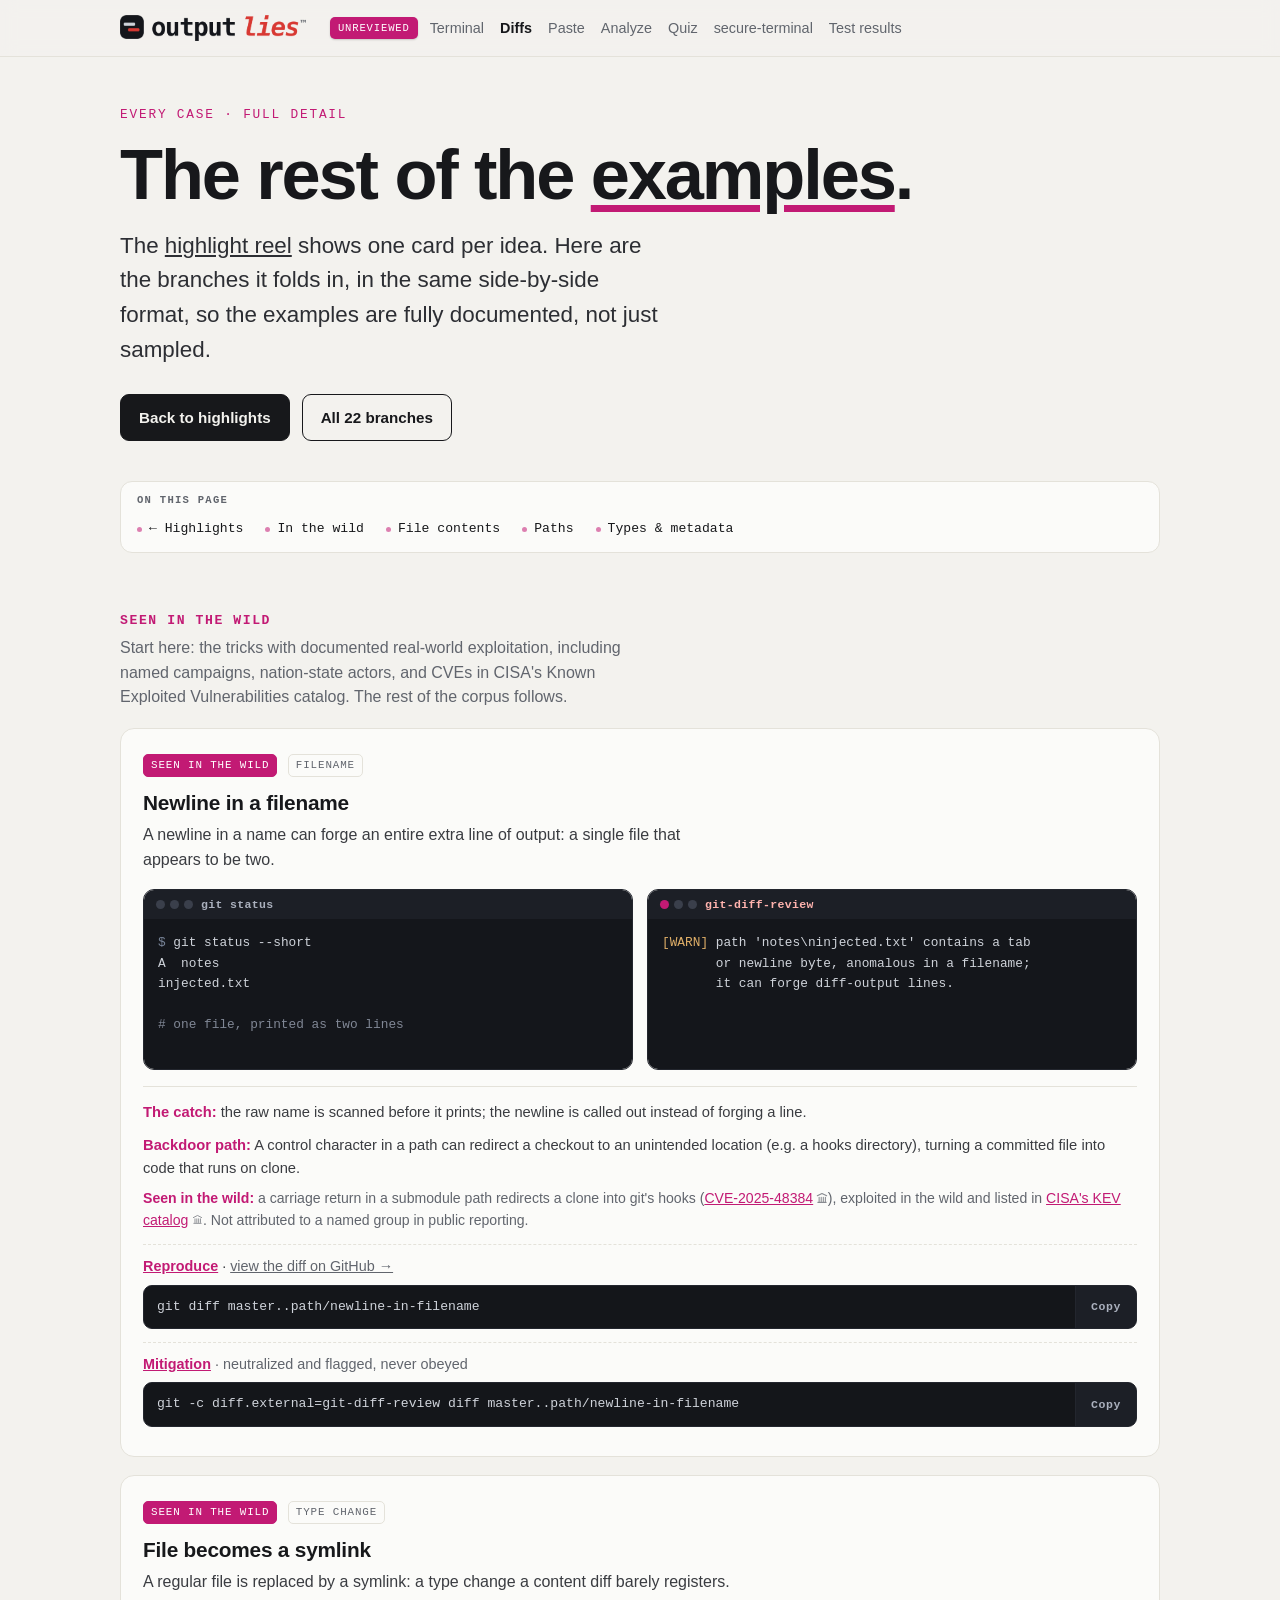
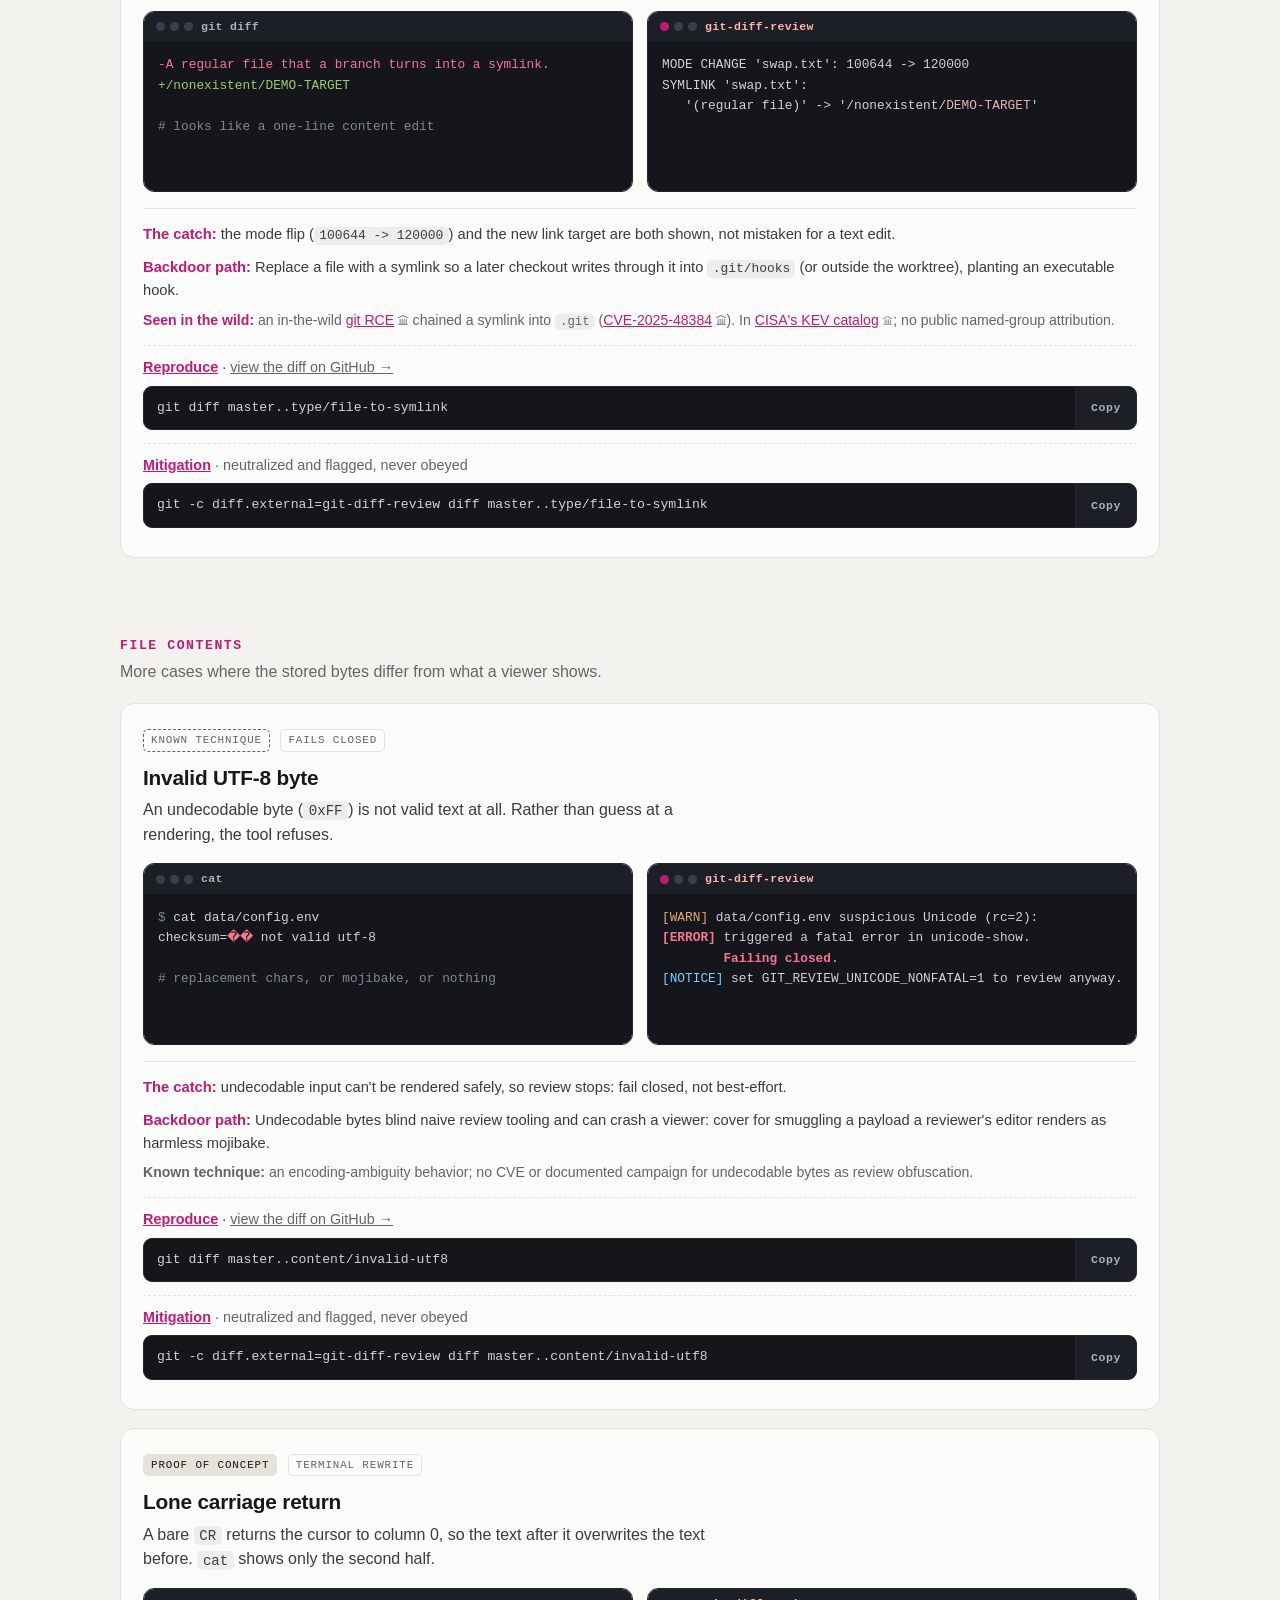
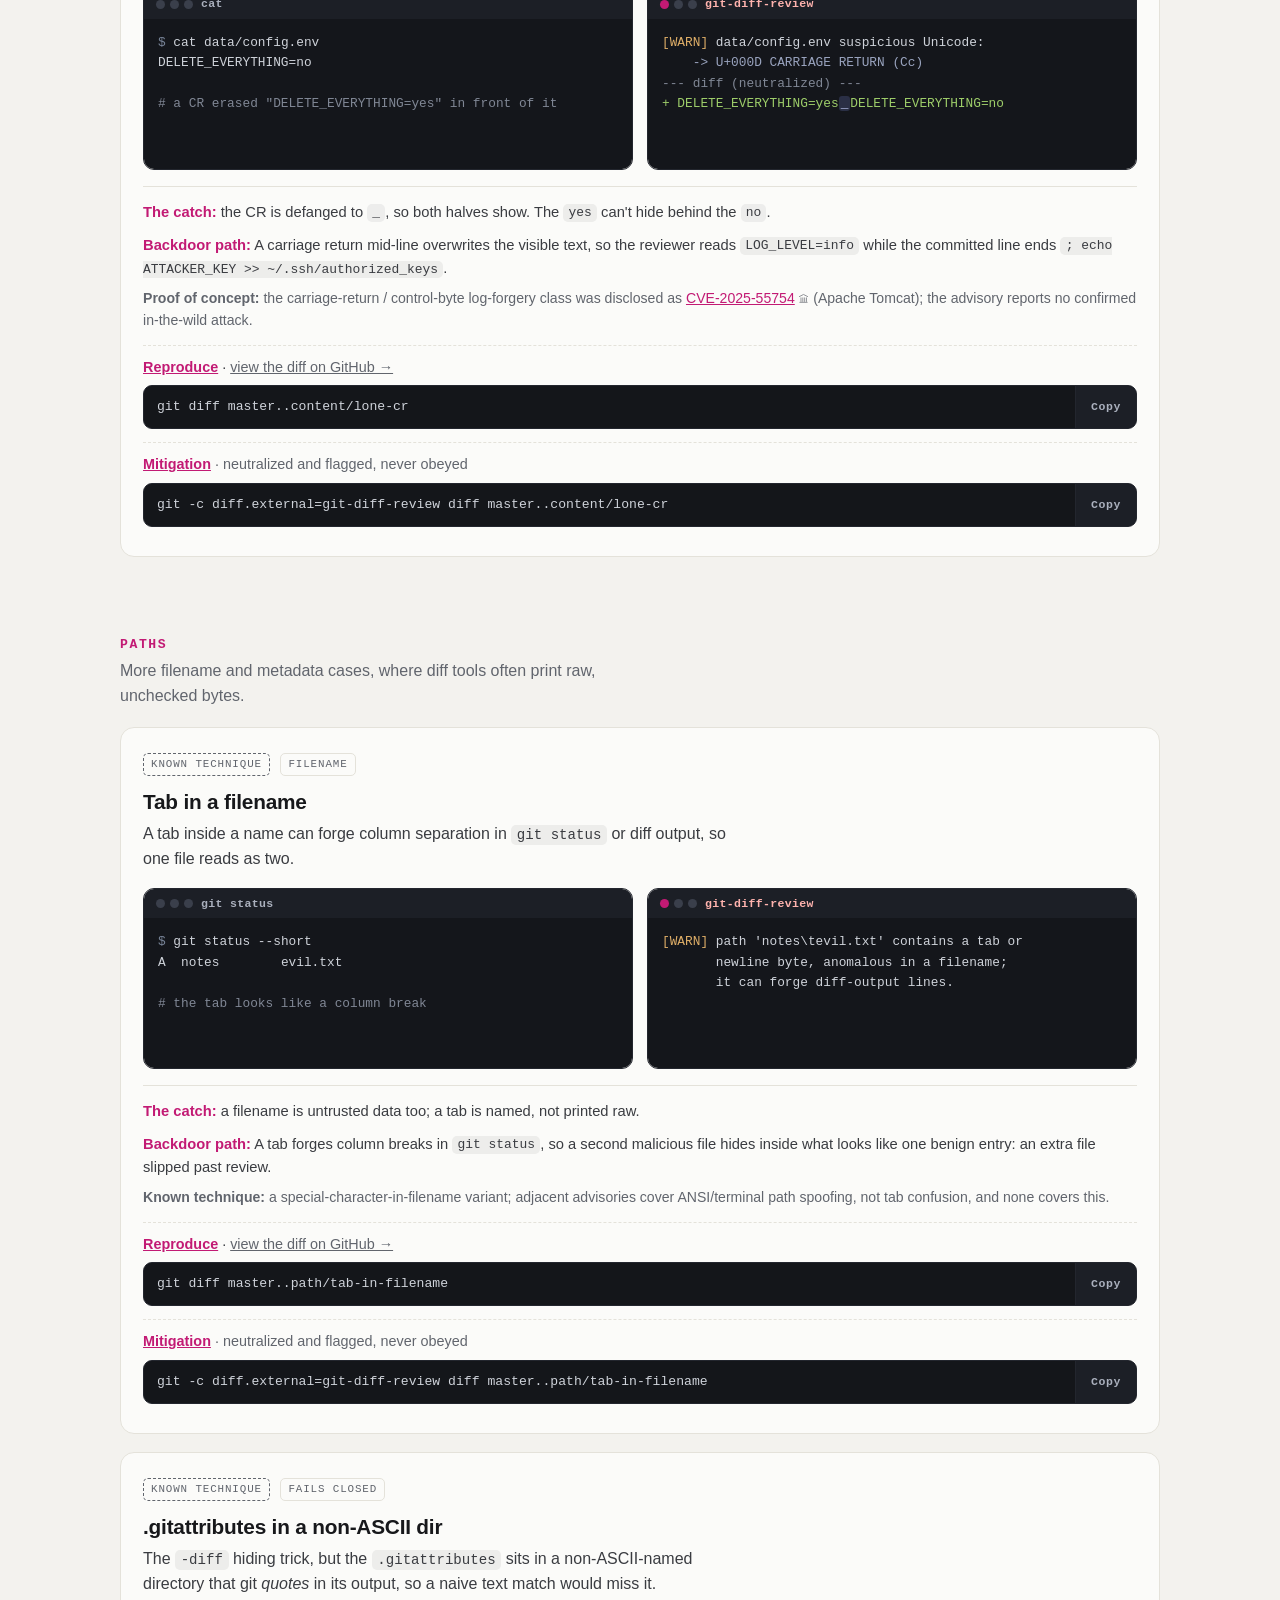
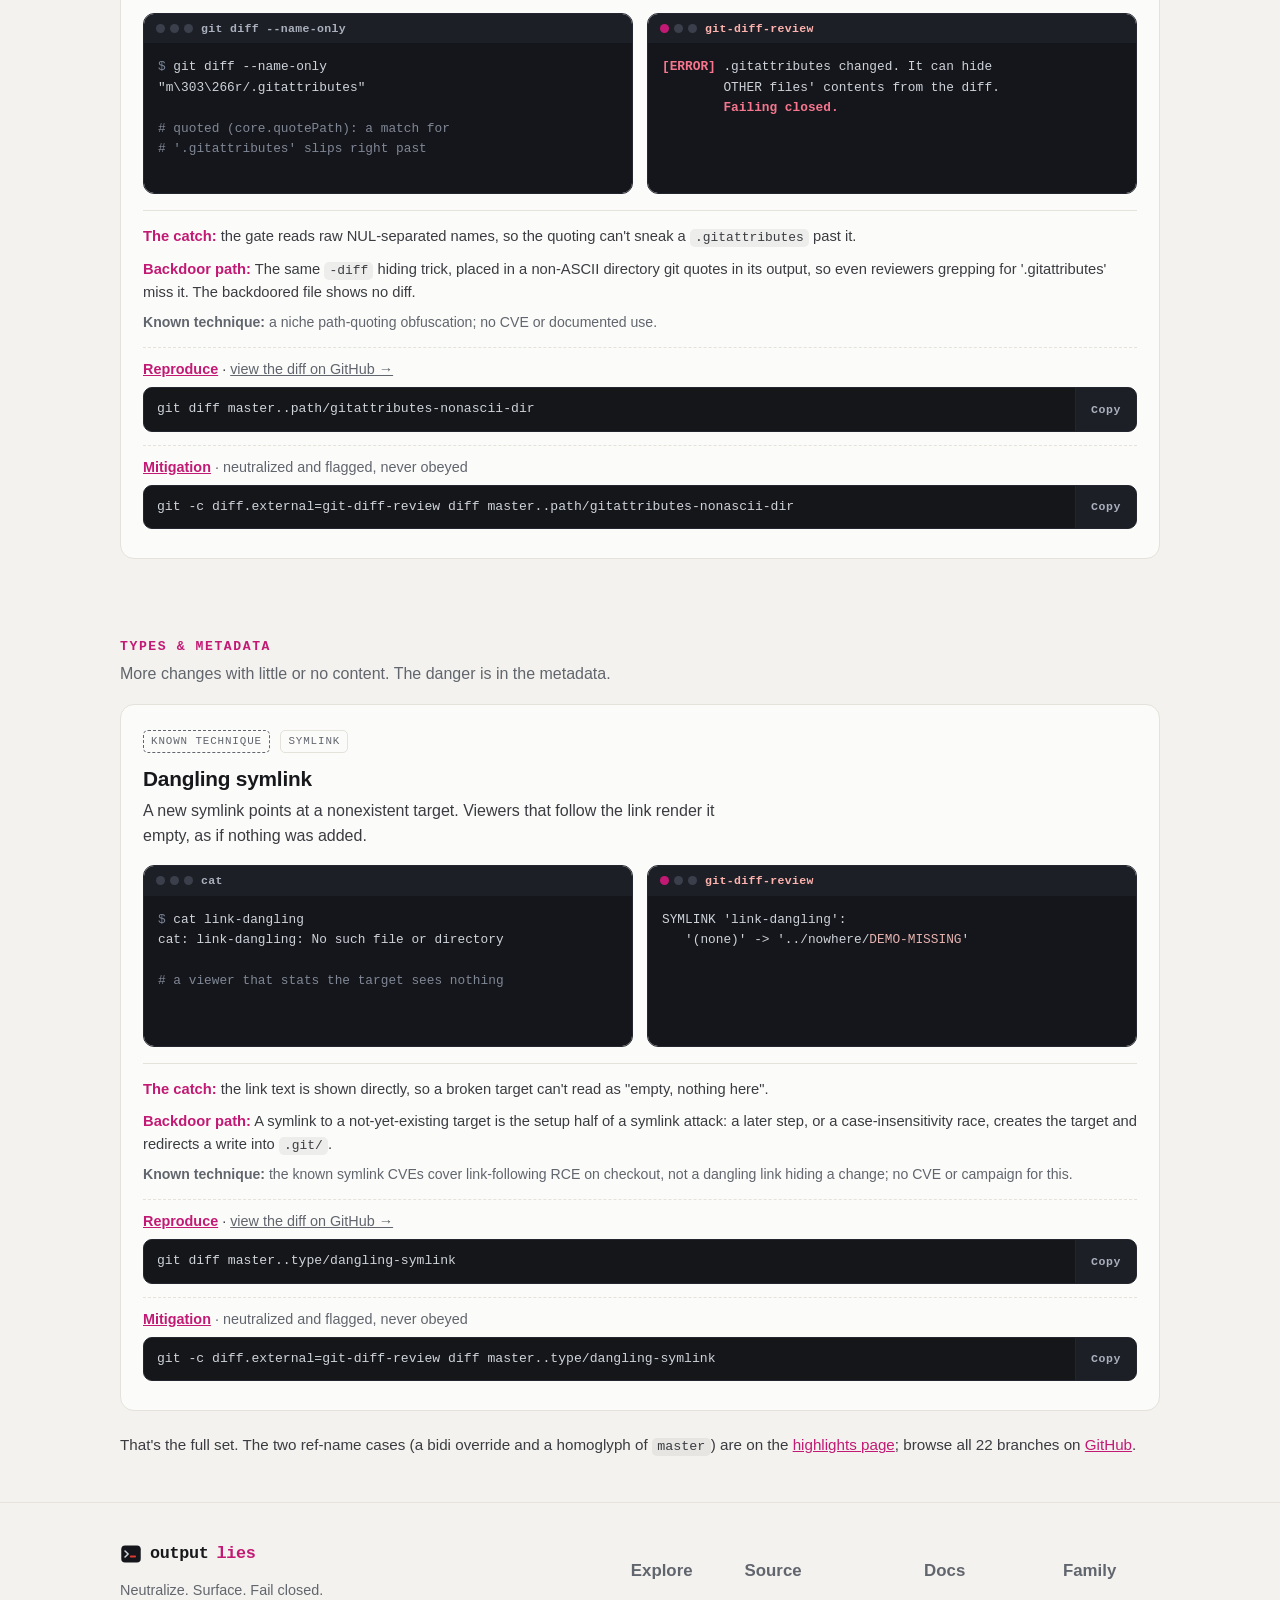
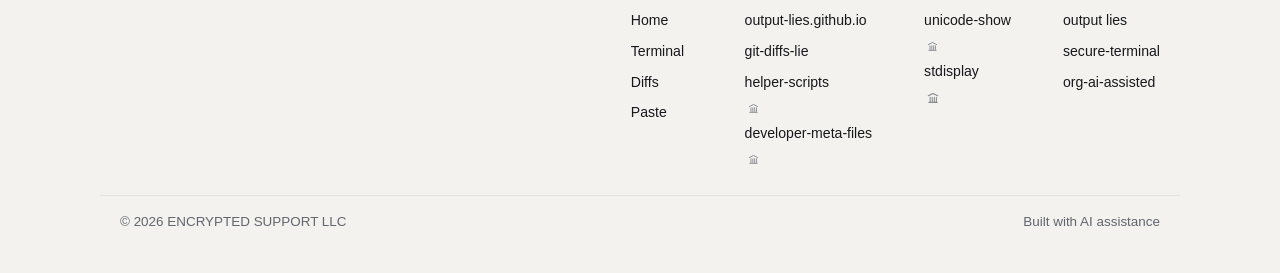
<file: git-diffs-lie/all/index.html>
<!DOCTYPE html>
<html lang="en">
<!--
  git-diffs-lie: every case (full detail for the folded branches). AI-Assisted.
  Source: https://github.com/output-lies/git-diffs-lie
  Every payload on this page is benign and for education only.
-->
<meta charset="utf-8">
<meta http-equiv="Content-Security-Policy" content="default-src 'none'; script-src 'self'; style-src 'self' 'unsafe-inline'; img-src 'self' data:; base-uri 'none'; form-action 'none'">
<meta name="viewport" content="width=device-width, initial-scale=1">
<meta name="ai-disclosure" content="ai-assisted">
<title>git diffs lie: every case</title>
<meta name="description" content="Full side-by-side detail for the corpus branches folded from the highlight reel: invalid UTF-8, lone CR, tab/newline filenames, quoted .gitattributes, file-to-symlink, dangling symlink.">
<link rel="canonical" href="https://output-lies.github.io/git-diffs-lie/all/">
<meta name="robots" content="index, follow">
<meta property="og:type" content="website">
<meta property="og:site_name" content="output lies">
<meta property="og:title" content="git diffs lie: every case">
<meta property="og:description" content="Full side-by-side detail for the corpus branches folded from the highlight reel: invalid UTF-8, lone CR, tab/newline filenames, quoted .gitattributes, file-to-symlink, dangling symlink.">
<meta property="og:url" content="https://output-lies.github.io/git-diffs-lie/all/">
<meta property="og:image" content="https://output-lies.github.io/git-diffs-lie/og.png">
<meta property="og:image:width" content="1200">
<meta property="og:image:height" content="630">
<meta property="og:image:alt" content="git diffs lie: every case">
<meta name="twitter:card" content="summary_large_image">
<meta name="twitter:title" content="git diffs lie: every case">
<meta name="twitter:description" content="Full side-by-side detail for the corpus branches folded from the highlight reel: invalid UTF-8, lone CR, tab/newline filenames, quoted .gitattributes, file-to-symlink, dangling symlink.">
<meta name="twitter:image" content="https://output-lies.github.io/git-diffs-lie/og.png">
<meta name="theme-color" content="#f3f2ee">
<link rel="icon" href="/favicon.svg" type="image/svg+xml">
<link rel="stylesheet" href="/git-diffs-lie/style.css">

<header class="nav">
  <div class="wrap">
    <a class="brand" href="/"><img class="brandmark" src="/logo-wide.webp" width="564" height="77" alt="output lies"></a>
    <a class="status" href="https://secure-terminal.github.io/human-review/" title="This page is AI-generated and pending human review">unreviewed</a>
    <input type="checkbox" class="navtoggle" id="navtoggle" aria-label="Toggle navigation menu">
    <label class="menubtn" for="navtoggle">Menu</label>
    <nav aria-label="Primary">
      <a href="/terminal/">Terminal</a>
      <a href="/git-diffs-lie/" class="active">Diffs</a>
      <a href="/paste/">Paste</a>
      <a href="/analyze/">Analyze</a>
      <a href="/quiz/">Quiz</a>
      <a href="https://secure-terminal.github.io">secure-terminal</a>
      <a href="https://org-ai-assisted.github.io/automated-test-results/">Test results</a>
    </nav>
    <label class="navscrim" for="navtoggle"></label>
  </div>
</header>

<main>
<section class="hero"><div class="wrap">
  <p class="kicker">Every case &middot; full detail</p>
  <h1>The rest of the <span class="u">examples</span>.</h1>
  <p class="sub">The <a href="/git-diffs-lie/">highlight reel</a> shows one card
    per idea. Here are the branches it folds in, in the same side-by-side format, so
    the examples are fully documented, not just sampled.</p>
  <div class="cta">
    <a class="btn primary" href="/git-diffs-lie/">Back to highlights</a>
    <a class="btn ghost" href="https://github.com/output-lies/git-diffs-lie/branches">All 22 branches</a>
  </div>
</div></section>

<div class="wrap"><nav class="toc" aria-label="On this page">
  <p class="toch">On this page</p>
  <ul>
    <li><a href="/git-diffs-lie/">&larr; Highlights</a></li>
    <li><a href="#wild">In the wild</a></li>
    <li><a href="#content">File contents</a></li>
    <li><a href="#paths">Paths</a></li>
    <li><a href="#types">Types &amp; metadata</a></li>
  </ul>
</nav></div>

<!-- ===================== IN THE WILD ===================== -->
<section class="cat" id="wild"><div class="wrap">
  <h2 class="catname"><a class="h-anchor" href="#wild">Seen in the wild</a></h2>
  <p class="catdesc">Start here: the tricks with documented real-world exploitation, including named campaigns, nation-state actors, and CVEs in CISA's Known Exploited Vulnerabilities catalog. The rest of the corpus follows.</p>

  <article class="issue" id="newline-in-filename">
    <span class="tag evi-wild">Seen in the wild</span>
    <span class="tag">Filename</span>
    <h3><a class="cardanchor" href="#newline-in-filename">Newline in a filename</a></h3>
    <p class="lead">A newline in a name can forge an entire extra line of output:
      a single file that appears to be two.</p>
    <div class="panes">
      <div class="pane see"><div class="tbar"><span class="dots"><i></i><i></i><i></i></span> git status</div><pre class="term" tabindex="0"><span class="p">$</span> git status --short
A  notes
injected.txt

<span class="dim"># one file, printed as two lines</span></pre></div>
      <div class="pane real"><div class="tbar"><span class="dots"><i></i><i></i><i></i></span> git-diff-review</div><pre class="term" tabindex="0"><span class="w">[WARN]</span> path 'notes\ninjected.txt' contains a tab
       or newline byte, anomalous in a filename;
       it can forge diff-output lines.</pre></div>
    </div>
    <p class="catch"><b>The catch:</b> the raw name is scanned before it prints;
      the newline is called out instead of forging a line.</p>
    <p class="backdoor"><b>Backdoor path:</b> A control character in a path can redirect a checkout to an unintended location (e.g. a hooks directory), turning a committed file into code that runs on clone.</p>
    <p class="wild"><b>Seen in the wild:</b> a carriage return in a submodule path redirects a clone into git's hooks (<a href="https://www.crowdstrike.com/en-us/blog/crowdstrike-falcon-blocks-git-vulnerability-cve-2025-48384/" aria-label="CVE-2025-48384 (www.crowdstrike.com)">CVE-2025-48384</a><a class="arch" href="https://web.archive.org/web/20260311011047/https://www.crowdstrike.com/en-us/blog/crowdstrike-falcon-blocks-git-vulnerability-cve-2025-48384/" title="Archived copy of www.crowdstrike.com/en-us/blog/crowdstrike-falcon-blocks-git-vulnerability-cve-2025-48384 (Wayback Machine)" aria-label="Archived copy of www.crowdstrike.com/en-us/blog/crowdstrike-falcon-blocks-git-vulnerability-cve-2025-48384"></a>), exploited in the wild and listed in <a href="https://www.cisa.gov/known-exploited-vulnerabilities-catalog">CISA's KEV catalog</a><a class="arch" href="https://web.archive.org/web/20260710210619/https://www.cisa.gov/known-exploited-vulnerabilities-catalog" title="Archived copy of www.cisa.gov/known-exploited-vulnerabilities-catalog (Wayback Machine)" aria-label="Archived copy of www.cisa.gov/known-exploited-vulnerabilities-catalog"></a>. Not attributed to a named group in public reporting.</p>
      <div class="repro"><div class="reprohd"><a class="repro-try" href="/git-diffs-lie/#try">Reproduce</a> &middot; <a href="https://github.com/output-lies/git-diffs-lie/compare/master...path/newline-in-filename" aria-label="view the diff on GitHub: path/newline-in-filename">view the diff on GitHub &rarr;</a></div><div class="copybox"><code class="cmd" tabindex="0">git diff master..path/newline-in-filename</code><button class="copybtn" type="button" hidden>Copy</button></div></div>
      <div class="mitig"><div class="mitighd"><a class="mitig-try" href="/git-diffs-lie/#how">Mitigation</a> <span class="rnote">&middot; neutralized and flagged, never obeyed</span></div><div class="copybox"><code class="cmd" tabindex="0">git -c diff.external=git-diff-review diff master..path/newline-in-filename</code><button class="copybtn" type="button" hidden>Copy</button></div></div>
  </article>

  <article class="issue" id="file-to-symlink">
    <span class="tag evi-wild">Seen in the wild</span>
    <span class="tag">Type change</span>
    <h3><a class="cardanchor" href="#file-to-symlink">File becomes a symlink</a></h3>
    <p class="lead">A regular file is replaced by a symlink: a type change a
      content diff barely registers.</p>
    <div class="panes">
      <div class="pane see"><div class="tbar"><span class="dots"><i></i><i></i><i></i></span> git diff</div><pre class="term" tabindex="0"><span class="del">-A regular file that a branch turns into a symlink.</span>
<span class="add">+/nonexistent/DEMO-TARGET</span>

<span class="dim"># looks like a one-line content edit</span></pre></div>
      <div class="pane real"><div class="tbar"><span class="dots"><i></i><i></i><i></i></span> git-diff-review</div><pre class="term" tabindex="0">MODE CHANGE 'swap.txt': 100644 -> 120000
SYMLINK 'swap.txt':
   '(regular file)' -> '/nonexistent/<span class="big">DEMO-TARGET</span>'</pre></div>
    </div>
    <p class="catch"><b>The catch:</b> the mode flip
      (<code>100644 -> 120000</code>) and the new link target are both shown,
      not mistaken for a text edit.</p>
    <p class="backdoor"><b>Backdoor path:</b> Replace a file with a symlink so a later checkout writes through it into <code>.git/hooks</code> (or outside the worktree), planting an executable hook.</p>
    <p class="wild"><b>Seen in the wild:</b> an in-the-wild <a href="https://www.crowdstrike.com/en-us/blog/crowdstrike-falcon-blocks-git-vulnerability-cve-2025-48384/">git RCE</a><a class="arch" href="https://web.archive.org/web/20260311011047/https://www.crowdstrike.com/en-us/blog/crowdstrike-falcon-blocks-git-vulnerability-cve-2025-48384/" title="Archived copy of www.crowdstrike.com/en-us/blog/crowdstrike-falcon-blocks-git-vulnerability-cve-2025-48384 (Wayback Machine)" aria-label="Archived copy of www.crowdstrike.com/en-us/blog/crowdstrike-falcon-blocks-git-vulnerability-cve-2025-48384"></a> chained a symlink into <code>.git</code> (<a href="https://www.cve.org/CVERecord?id=CVE-2025-48384" aria-label="CVE-2025-48384 (www.cve.org)">CVE-2025-48384</a><a class="arch" href="https://web.archive.org/web/20260419223636/https://www.cve.org/CVERecord?id=CVE-2025-48384" title="Archived copy of www.cve.org/CVERecord?id=CVE-2025-48384 (Wayback Machine)" aria-label="Archived copy of www.cve.org/CVERecord?id=CVE-2025-48384"></a>). In <a href="https://www.cisa.gov/known-exploited-vulnerabilities-catalog">CISA's KEV catalog</a><a class="arch" href="https://web.archive.org/web/20260710210619/https://www.cisa.gov/known-exploited-vulnerabilities-catalog" title="Archived copy of www.cisa.gov/known-exploited-vulnerabilities-catalog (Wayback Machine)" aria-label="Archived copy of www.cisa.gov/known-exploited-vulnerabilities-catalog"></a>; no public named-group attribution.</p>
      <div class="repro"><div class="reprohd"><a class="repro-try" href="/git-diffs-lie/#try">Reproduce</a> &middot; <a href="https://github.com/output-lies/git-diffs-lie/compare/master...type/file-to-symlink" aria-label="view the diff on GitHub: type/file-to-symlink">view the diff on GitHub &rarr;</a></div><div class="copybox"><code class="cmd" tabindex="0">git diff master..type/file-to-symlink</code><button class="copybtn" type="button" hidden>Copy</button></div></div>
      <div class="mitig"><div class="mitighd"><a class="mitig-try" href="/git-diffs-lie/#how">Mitigation</a> <span class="rnote">&middot; neutralized and flagged, never obeyed</span></div><div class="copybox"><code class="cmd" tabindex="0">git -c diff.external=git-diff-review diff master..type/file-to-symlink</code><button class="copybtn" type="button" hidden>Copy</button></div></div>
  </article>
</div></section>

<!-- ===================== CONTENT ===================== -->
<section class="cat" id="content"><div class="wrap">
  <h2 class="catname"><a class="h-anchor" href="#content">File contents</a></h2>
  <p class="catdesc">More cases where the stored bytes differ from what a viewer shows.</p>

  <article class="issue" id="invalid-utf8">
    <span class="tag evi-known">Known technique</span>
    <span class="tag">Fails closed</span>
    <h3><a class="cardanchor" href="#invalid-utf8">Invalid UTF-8 byte</a></h3>
    <p class="lead">An undecodable byte (<code>0xFF</code>) is not valid text at
      all. Rather than guess at a rendering, the tool refuses.</p>
    <div class="panes">
      <div class="pane see"><div class="tbar"><span class="dots"><i></i><i></i><i></i></span> cat</div><pre class="term" tabindex="0"><span class="p">$</span> cat data/config.env
checksum=<span class="del">&#xfffd;&#xfffd;</span> not valid utf-8

<span class="dim"># replacement chars, or mojibake, or nothing</span></pre></div>
      <div class="pane real"><div class="tbar"><span class="dots"><i></i><i></i><i></i></span> git-diff-review</div><pre class="term" tabindex="0"><span class="w">[WARN]</span> data/config.env suspicious Unicode (rc=2):
<span class="e">[ERROR]</span> triggered a fatal error in unicode-show.
        <span class="e">Failing closed.</span>
<span class="n">[NOTICE]</span> set GIT_REVIEW_UNICODE_NONFATAL=1 to review anyway.</pre></div>
    </div>
    <p class="catch"><b>The catch:</b> undecodable input can't be rendered
      safely, so review stops: fail closed, not best-effort.</p>
    <p class="backdoor"><b>Backdoor path:</b> Undecodable bytes blind naive review tooling and can crash a viewer: cover for smuggling a payload a reviewer's editor renders as harmless mojibake.</p>
    <p class="knowntech"><b>Known technique:</b> an encoding-ambiguity behavior; no CVE or documented campaign for undecodable bytes as review obfuscation.</p>
      <div class="repro"><div class="reprohd"><a class="repro-try" href="/git-diffs-lie/#try">Reproduce</a> &middot; <a href="https://github.com/output-lies/git-diffs-lie/compare/master...content/invalid-utf8" aria-label="view the diff on GitHub: content/invalid-utf8">view the diff on GitHub &rarr;</a></div><div class="copybox"><code class="cmd" tabindex="0">git diff master..content/invalid-utf8</code><button class="copybtn" type="button" hidden>Copy</button></div></div>
      <div class="mitig"><div class="mitighd"><a class="mitig-try" href="/git-diffs-lie/#how">Mitigation</a> <span class="rnote">&middot; neutralized and flagged, never obeyed</span></div><div class="copybox"><code class="cmd" tabindex="0">git -c diff.external=git-diff-review diff master..content/invalid-utf8</code><button class="copybtn" type="button" hidden>Copy</button></div></div>
  </article>

  <article class="issue" id="lone-cr">
    <span class="tag evi-rec">Proof of concept</span>
    <span class="tag">Terminal rewrite</span>
    <h3><a class="cardanchor" href="#lone-cr">Lone carriage return</a></h3>
    <p class="lead">A bare <code>CR</code> returns the cursor to column 0, so the
      text after it overwrites the text before. <code>cat</code> shows only the
      second half.</p>
    <div class="panes">
      <div class="pane see"><div class="tbar"><span class="dots"><i></i><i></i><i></i></span> cat</div><pre class="term" tabindex="0"><span class="p">$</span> cat data/config.env
DELETE_EVERYTHING=no

<span class="dim"># a CR erased "DELETE_EVERYTHING=yes" in front of it</span></pre></div>
      <div class="pane real"><div class="tbar"><span class="dots"><i></i><i></i><i></i></span> git-diff-review</div><pre class="term" tabindex="0"><span class="w">[WARN]</span> data/config.env suspicious Unicode:
    <span class="cp">-> U+000D CARRIAGE RETURN (Cc)</span>
<span class="dim">--- diff (neutralized) ---</span>
<span class="add">+ DELETE_EVERYTHING=yes<span class="neut">_</span>DELETE_EVERYTHING=no</span></pre></div>
    </div>
    <p class="catch"><b>The catch:</b> the CR is defanged to <code>_</code>, so
      both halves show. The <code>yes</code> can't hide behind the
      <code>no</code>.</p>
    <p class="backdoor"><b>Backdoor path:</b> A carriage return mid-line overwrites the visible text, so the reviewer reads <code>LOG_LEVEL=info</code> while the committed line ends <code>; echo ATTACKER_KEY &gt;&gt; ~/.ssh/authorized_keys</code>.</p>
    <p class="onrecord"><b>Proof of concept:</b> the carriage-return / control-byte log-forgery class was disclosed as <a href="https://www.cve.org/CVERecord?id=CVE-2025-55754">CVE-2025-55754</a><a class="arch" href="https://web.archive.org/web/20260610233655/https://www.cve.org/CVERecord?id=CVE-2025-55754" title="Archived copy of www.cve.org/CVERecord?id=CVE-2025-55754 (Wayback Machine)" aria-label="Archived copy of www.cve.org/CVERecord?id=CVE-2025-55754"></a> (Apache Tomcat); the advisory reports no confirmed in-the-wild attack.</p>
      <div class="repro"><div class="reprohd"><a class="repro-try" href="/git-diffs-lie/#try">Reproduce</a> &middot; <a href="https://github.com/output-lies/git-diffs-lie/compare/master...content/lone-cr" aria-label="view the diff on GitHub: content/lone-cr">view the diff on GitHub &rarr;</a></div><div class="copybox"><code class="cmd" tabindex="0">git diff master..content/lone-cr</code><button class="copybtn" type="button" hidden>Copy</button></div></div>
      <div class="mitig"><div class="mitighd"><a class="mitig-try" href="/git-diffs-lie/#how">Mitigation</a> <span class="rnote">&middot; neutralized and flagged, never obeyed</span></div><div class="copybox"><code class="cmd" tabindex="0">git -c diff.external=git-diff-review diff master..content/lone-cr</code><button class="copybtn" type="button" hidden>Copy</button></div></div>
  </article>
</div></section>

<!-- ===================== PATHS ===================== -->
<section class="cat" id="paths"><div class="wrap">
  <h2 class="catname"><a class="h-anchor" href="#paths">Paths</a></h2>
  <p class="catdesc">More filename and metadata cases, where diff tools often
    print raw, unchecked bytes.</p>

  <article class="issue" id="tab-in-filename">
    <span class="tag evi-known">Known technique</span>
    <span class="tag">Filename</span>
    <h3><a class="cardanchor" href="#tab-in-filename">Tab in a filename</a></h3>
    <p class="lead">A tab inside a name can forge column separation in
      <code>git status</code> or diff output, so one file reads as two.</p>
    <div class="panes">
      <div class="pane see"><div class="tbar"><span class="dots"><i></i><i></i><i></i></span> git status</div><pre class="term" tabindex="0"><span class="p">$</span> git status --short
A  notes	evil.txt

<span class="dim"># the tab looks like a column break</span></pre></div>
      <div class="pane real"><div class="tbar"><span class="dots"><i></i><i></i><i></i></span> git-diff-review</div><pre class="term" tabindex="0"><span class="w">[WARN]</span> path 'notes\tevil.txt' contains a tab or
       newline byte, anomalous in a filename;
       it can forge diff-output lines.</pre></div>
    </div>
    <p class="catch"><b>The catch:</b> a filename is untrusted data too; a tab is
      named, not printed raw.</p>
    <p class="backdoor"><b>Backdoor path:</b> A tab forges column breaks in <code>git status</code>, so a second malicious file hides inside what looks like one benign entry: an extra file slipped past review.</p>
    <p class="knowntech"><b>Known technique:</b> a special-character-in-filename variant; adjacent advisories cover ANSI/terminal path spoofing, not tab confusion, and none covers this.</p>
      <div class="repro"><div class="reprohd"><a class="repro-try" href="/git-diffs-lie/#try">Reproduce</a> &middot; <a href="https://github.com/output-lies/git-diffs-lie/compare/master...path/tab-in-filename" aria-label="view the diff on GitHub: path/tab-in-filename">view the diff on GitHub &rarr;</a></div><div class="copybox"><code class="cmd" tabindex="0">git diff master..path/tab-in-filename</code><button class="copybtn" type="button" hidden>Copy</button></div></div>
      <div class="mitig"><div class="mitighd"><a class="mitig-try" href="/git-diffs-lie/#how">Mitigation</a> <span class="rnote">&middot; neutralized and flagged, never obeyed</span></div><div class="copybox"><code class="cmd" tabindex="0">git -c diff.external=git-diff-review diff master..path/tab-in-filename</code><button class="copybtn" type="button" hidden>Copy</button></div></div>
  </article>


  <article class="issue" id="gitattributes-nonascii">
    <span class="tag evi-known">Known technique</span>
    <span class="tag">Fails closed</span>
    <h3><a class="cardanchor" href="#gitattributes-nonascii">.gitattributes in a non-ASCII dir</a></h3>
    <p class="lead">The <code>-diff</code> hiding trick, but the
      <code>.gitattributes</code> sits in a non-ASCII-named directory that git
      <em>quotes</em> in its output, so a naive text match would miss it.</p>
    <div class="panes">
      <div class="pane see"><div class="tbar"><span class="dots"><i></i><i></i><i></i></span> git diff --name-only</div><pre class="term" tabindex="0"><span class="p">$</span> git diff --name-only
"m\303\266r/.gitattributes"

<span class="dim"># quoted (core.quotePath): a match for
# '.gitattributes' slips right past</span></pre></div>
      <div class="pane real"><div class="tbar"><span class="dots"><i></i><i></i><i></i></span> git-diff-review</div><pre class="term" tabindex="0"><span class="e">[ERROR]</span> .gitattributes changed. It can hide
        OTHER files' contents from the diff.
        <span class="e">Failing closed.</span></pre></div>
    </div>
    <p class="catch"><b>The catch:</b> the gate reads raw NUL-separated names, so
      the quoting can't sneak a <code>.gitattributes</code> past it.</p>
    <p class="backdoor"><b>Backdoor path:</b> The same <code>-diff</code> hiding trick, placed in a non-ASCII directory git quotes in its output, so even reviewers grepping for '.gitattributes' miss it. The backdoored file shows no diff.</p>
    <p class="knowntech"><b>Known technique:</b> a niche path-quoting obfuscation; no CVE or documented use.</p>
      <div class="repro"><div class="reprohd"><a class="repro-try" href="/git-diffs-lie/#try">Reproduce</a> &middot; <a href="https://github.com/output-lies/git-diffs-lie/compare/master...path/gitattributes-nonascii-dir" aria-label="view the diff on GitHub: path/gitattributes-nonascii-dir">view the diff on GitHub &rarr;</a></div><div class="copybox"><code class="cmd" tabindex="0">git diff master..path/gitattributes-nonascii-dir</code><button class="copybtn" type="button" hidden>Copy</button></div></div>
      <div class="mitig"><div class="mitighd"><a class="mitig-try" href="/git-diffs-lie/#how">Mitigation</a> <span class="rnote">&middot; neutralized and flagged, never obeyed</span></div><div class="copybox"><code class="cmd" tabindex="0">git -c diff.external=git-diff-review diff master..path/gitattributes-nonascii-dir</code><button class="copybtn" type="button" hidden>Copy</button></div></div>
  </article>
</div></section>

<!-- ===================== TYPES ===================== -->
<section class="cat" id="types"><div class="wrap">
  <h2 class="catname"><a class="h-anchor" href="#types">Types &amp; metadata</a></h2>
  <p class="catdesc">More changes with little or no content. The danger is in
    the metadata.</p>


  <article class="issue" id="dangling-symlink">
    <span class="tag evi-known">Known technique</span>
    <span class="tag">Symlink</span>
    <h3><a class="cardanchor" href="#dangling-symlink">Dangling symlink</a></h3>
    <p class="lead">A new symlink points at a nonexistent target. Viewers that
      follow the link render it empty, as if nothing was added.</p>
    <div class="panes">
      <div class="pane see"><div class="tbar"><span class="dots"><i></i><i></i><i></i></span> cat</div><pre class="term" tabindex="0"><span class="p">$</span> cat link-dangling
cat: link-dangling: No such file or directory

<span class="dim"># a viewer that stats the target sees nothing</span></pre></div>
      <div class="pane real"><div class="tbar"><span class="dots"><i></i><i></i><i></i></span> git-diff-review</div><pre class="term" tabindex="0">SYMLINK 'link-dangling':
   '(none)' -> '../nowhere/<span class="big">DEMO-MISSING</span>'</pre></div>
    </div>
    <p class="catch"><b>The catch:</b> the link text is shown directly, so a
      broken target can't read as "empty, nothing here".</p>
    <p class="backdoor"><b>Backdoor path:</b> A symlink to a not-yet-existing target is the setup half of a symlink attack: a later step, or a case-insensitivity race, creates the target and redirects a write into <code>.git/</code>.</p>
    <p class="knowntech"><b>Known technique:</b> the known symlink CVEs cover link-following RCE on checkout, not a dangling link hiding a change; no CVE or campaign for this.</p>
      <div class="repro"><div class="reprohd"><a class="repro-try" href="/git-diffs-lie/#try">Reproduce</a> &middot; <a href="https://github.com/output-lies/git-diffs-lie/compare/master...type/dangling-symlink" aria-label="view the diff on GitHub: type/dangling-symlink">view the diff on GitHub &rarr;</a></div><div class="copybox"><code class="cmd" tabindex="0">git diff master..type/dangling-symlink</code><button class="copybtn" type="button" hidden>Copy</button></div></div>
      <div class="mitig"><div class="mitighd"><a class="mitig-try" href="/git-diffs-lie/#how">Mitigation</a> <span class="rnote">&middot; neutralized and flagged, never obeyed</span></div><div class="copybox"><code class="cmd" tabindex="0">git -c diff.external=git-diff-review diff master..type/dangling-symlink</code><button class="copybtn" type="button" hidden>Copy</button></div></div>
  </article>

  <p class="toolnote">That's the full set. The two ref-name cases (a bidi
    override and a homoglyph of <code>master</code>) are on the
    <a href="/git-diffs-lie/#refname">highlights page</a>; browse all 22 branches
    on <a href="https://github.com/output-lies/git-diffs-lie/branches">GitHub</a>.</p>
</div></section>
</main>

<footer>
  <div class="wrap ftop">
    <div class="fbrand">
      <span class="ftag"><svg class="logo" width="22" height="22" viewBox="0 0 26 26" aria-hidden="true" focusable="false"><rect x="1.5" y="3" width="23" height="20" rx="4.5" fill="#14161b"/><path d="M6 9.5 L9.6 13 L6 16.5" fill="none" stroke="#cfd3da" stroke-width="1.9" stroke-linecap="round" stroke-linejoin="round"/><rect x="11.6" y="14.9" width="7.4" height="2.3" rx="1.1" fill="#d83933"/></svg>output <b>lies</b></span>
      <p>Neutralize. Surface. Fail closed.</p>
    </div>
    <nav class="fcols" aria-label="Footer">
      <div class="fcol">
        <h3>Explore</h3>
        <a href="/">Home</a>
        <a href="/terminal/">Terminal</a>
        <a href="/git-diffs-lie/">Diffs</a>
        <a href="/paste/">Paste</a>
      </div>
      <div class="fcol">
        <h3>Source</h3>
        <a href="https://github.com/output-lies/output-lies.github.io">output-lies.github.io</a>
        <a href="https://github.com/output-lies/git-diffs-lie">git-diffs-lie</a>
        <a href="https://github.com/Kicksecure/helper-scripts">helper-scripts</a><a class="arch" href="https://web.archive.org/web/20260325044051/https://github.com/Kicksecure/helper-scripts" title="Archived copy of github.com/Kicksecure/helper-scripts (Wayback Machine)" aria-label="Archived copy of github.com/Kicksecure/helper-scripts"></a>
        <a href="https://github.com/Kicksecure/developer-meta-files">developer-meta-files</a><a class="arch" href="https://web.archive.org/web/20260219201723/https://github.com/Kicksecure/developer-meta-files" title="Archived copy of github.com/Kicksecure/developer-meta-files (Wayback Machine)" aria-label="Archived copy of github.com/Kicksecure/developer-meta-files"></a>
      </div>
      <div class="fcol">
        <h3>Docs</h3>
        <a href="https://www.kicksecure.com/wiki/Unicode-show">unicode-show</a><a class="arch" href="https://web.archive.org/web/20260311005257/https://www.kicksecure.com/wiki/Unicode-show" title="Archived copy of www.kicksecure.com/wiki/Unicode-show (Wayback Machine)" aria-label="Archived copy of www.kicksecure.com/wiki/Unicode-show"></a>
        <a href="https://www.kicksecure.com/wiki/Stdisplay">stdisplay</a><a class="arch" href="https://web.archive.org/web/20260706215954/https://www.kicksecure.com/wiki/Stdisplay" title="Archived copy of www.kicksecure.com/wiki/Stdisplay (Wayback Machine)" aria-label="Archived copy of www.kicksecure.com/wiki/Stdisplay"></a>
      </div>
      <div class="fcol">
        <h3>Family</h3>
        <a href="https://output-lies.github.io">output lies</a>
        <a href="https://secure-terminal.github.io">secure-terminal</a>
        <a href="https://org-ai-assisted.github.io">org-ai-assisted</a>
      </div>
    </nav>
  </div>
  <div class="wrap fbot">
    <span class="fcopy">&copy; 2026 ENCRYPTED SUPPORT LLC</span>
    <span class="fcopy sp">Built with AI assistance</span>
  </div>
</footer>

<script src="copy.js"></script>
</file>
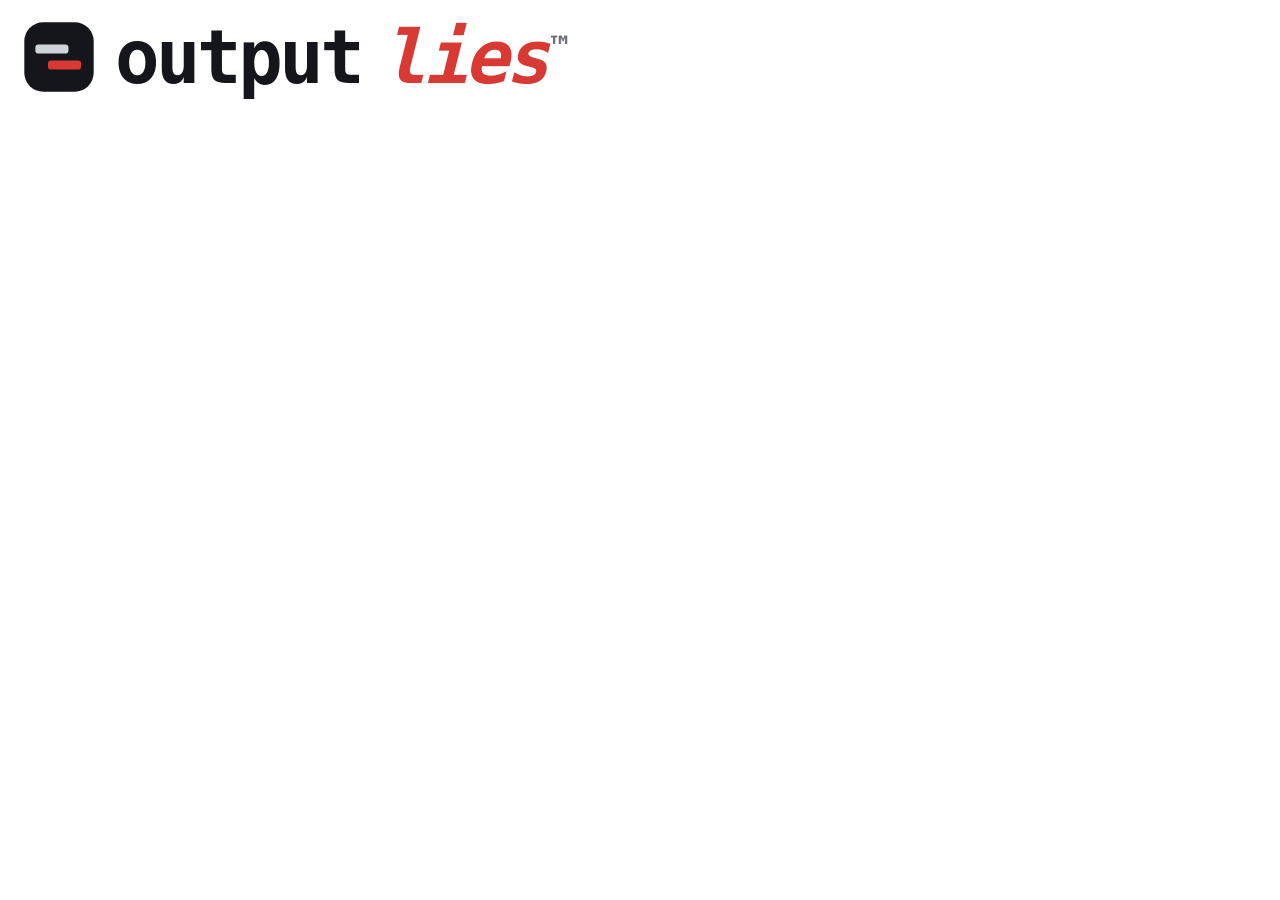
<file: logo-wide.html>
<!DOCTYPE html>
<!--
  Horizontal logo lockup source for output-lies. AI-Assisted.
  Rendered headless (transparent) + trimmed to logo-wide.webp, used as a single <img> in nav/footer
  so the symbol+wordmark can never wrap or break apart.
-->
<meta charset="utf-8">
<title>output lies</title>
<style>
  html,body{margin:0;background:transparent}
  body{display:inline-block}
  .lock{display:inline-flex;align-items:center;gap:15px;padding:14px 18px;
    font-family:"DejaVu Sans Mono","Cascadia Code",monospace;font-weight:700;font-size:74px;
    color:#14161b;letter-spacing:-3.5px;white-space:nowrap}
  .lock svg{width:82px;height:82px;flex:0 0 auto}
  .wm .r{color:#d83933;font-style:italic;margin-left:-0.28em}
  .wm .tm{font-size:.4em;color:#6b6f76;font-weight:600;vertical-align:super;margin-left:5px}
</style>
<body>
  <div class="lock">
    <svg viewBox="0 0 26 26" xmlns="http://www.w3.org/2000/svg"><rect x="2" y="2" width="22" height="22" rx="6" fill="#14161b"/><rect x="5.5" y="9" width="10.5" height="2.9" rx="1" fill="#cfd3da"/><rect x="9.5" y="14.1" width="10.5" height="2.9" rx="1" fill="#d83933"/></svg>
    <span class="wm">output <span class="r">lies</span><span class="tm">&trade;</span></span>
  </div>
</body>
</file>
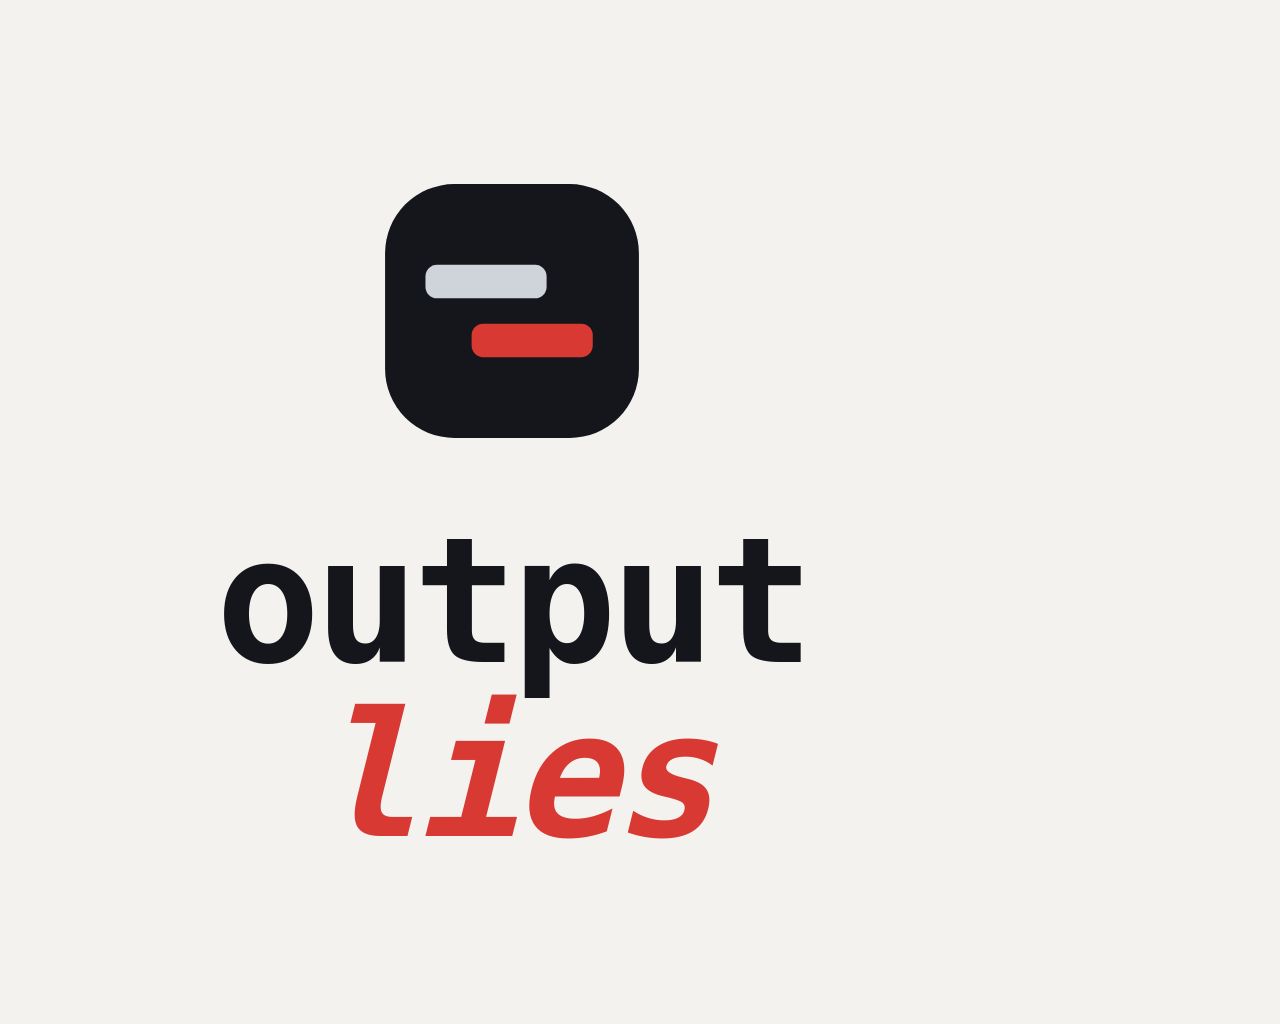
<file: logo.html>
<!DOCTYPE html>
<!--
  Standalone logo source for output-lies. AI-Assisted.
  Symbol (shifted text = a lie) + wordmark lockup, rendered headless at 1024x1024 to logo.png.
-->
<meta charset="utf-8">
<title>output lies</title>
<style>
  html,body{margin:0;width:1024px;height:1024px}
  body{background:#f3f2ee;display:flex;flex-direction:column;align-items:center;justify-content:center;gap:54px;
    font-family:"DejaVu Sans Mono","Cascadia Code",monospace;font-weight:700;color:#14161b;letter-spacing:-6px}
  svg{width:300px;height:300px}
  .wm{line-height:1.0;text-align:center;font-size:174px}
  .r{color:#d83933;font-style:italic}
</style>
<body>
  <svg viewBox="0 0 26 26" xmlns="http://www.w3.org/2000/svg"><rect x="2" y="2" width="22" height="22" rx="6" fill="#14161b"/><rect x="5.5" y="9" width="10.5" height="2.9" rx="1" fill="#cfd3da"/><rect x="9.5" y="14.1" width="10.5" height="2.9" rx="1" fill="#d83933"/></svg>
  <div class="wm">output<br><span class="r">lies</span></div>
</body>
</file>
<file: git-diffs-lie/style.css>
/* git-diffs-lie -- shared style (extracted). AI-Assisted. */
:root{
    --bg:#f3f2ee; --card:#fbfbf9; --ink:#17181b; --muted:#61656d; --line:#e4e2da;
    --accent:#c21a74; --safe:#1a7a49;
    --tbg:#14161b; --tfg:#cfd3da; --tdim:#808795; --twarn:#e0af68;
    --terr:#f7768e; --tnote:#7dcfff; --tadd:#9ece6a; --tdel:#f7768e; --tneut:#c0caf5;
    --mono:ui-monospace,"SF Mono","Cascadia Code",Menlo,Consolas,monospace;
    --sans:-apple-system,BlinkMacSystemFont,"Segoe UI",Roboto,Helvetica,Arial,sans-serif;
  }
  *{box-sizing:border-box}
  html{scroll-behavior:smooth;scroll-padding-top:76px}
  body{margin:0;background:var(--bg);color:var(--ink);font-family:var(--sans);
    line-height:1.55;-webkit-font-smoothing:antialiased}
  a{color:inherit}
  .wrap{max-width:1080px;margin:0 auto;padding:0 20px}

  header.nav{position:sticky;top:0;z-index:10;background:rgba(243,242,238,.93);
    backdrop-filter:blur(8px);border-bottom:1px solid var(--line)}
  .nav > .wrap{display:flex;align-items:center;gap:12px;min-height:56px;position:relative}
  .brand{font-family:var(--mono);font-weight:700;letter-spacing:-.02em;text-decoration:none;display:inline-flex;align-items:center;gap:9px}
  .brand b{color:var(--accent)}
  .brand .brandmark{height:26px;width:auto;display:block}
  footer .ftag .brandmark{height:24px;width:auto;display:block}
  .nav .status{margin-left:12px;display:inline-block;text-decoration:none;font-family:var(--mono);font-size:.66rem;letter-spacing:.08em;text-transform:uppercase;color:#fff;background:var(--accent);border-radius:5px;padding:3px 8px;white-space:nowrap;box-shadow:0 1px 2px rgba(0,0,0,.18);transition:filter .15s,box-shadow .15s,transform .15s}
  .nav .status:hover{filter:brightness(1.1);box-shadow:0 2px 7px rgba(0,0,0,.3);transform:translateY(-1px)}
  .notice{background:#fbf3f2;border-bottom:1px solid #eccecb;color:#4a3c3b}
  .notice .wrap{padding:11px 20px;font-size:.92rem}
  .notice b{color:var(--accent)}
  /* menu toggle: CSS-only hidden checkbox + label; nav inline on desktop */
  .nav .navtoggle{position:absolute;opacity:0;width:0;height:0;pointer-events:none}
  .nav .menubtn{margin-left:auto;display:inline-block;cursor:pointer;user-select:none;
    font:600 .82rem/1 var(--mono);color:var(--ink);border:1px solid var(--line);
    border-radius:8px;padding:8px 12px}
  .nav .menubtn::before{content:"";display:inline-block;width:15px;height:11px;
    margin-right:8px;vertical-align:-1px;background:linear-gradient(currentColor 0 2px,
    transparent 2px 4.5px,currentColor 4.5px 6.5px,transparent 6.5px 9px,currentColor 9px 11px)}
  .nav .navtoggle:focus-visible + .menubtn{outline:2px solid var(--accent);outline-offset:2px}
  .nav nav a{font-size:.9rem;color:var(--muted);text-decoration:none;white-space:nowrap}
  .nav nav a:hover{color:var(--ink)}
  .nav nav{display:none}
  .nav .navtoggle:checked ~ nav{position:absolute;left:0;right:0;top:100%;display:flex;
    flex-direction:column;align-items:stretch;gap:0;background:var(--bg);z-index:2;
    border-bottom:1px solid var(--line);padding:2px 20px 10px;box-shadow:0 12px 26px rgba(0,0,0,.10)}
  .nav .navtoggle:checked ~ nav a{padding:11px 2px;border-top:1px solid var(--line);
    font-size:1rem;white-space:normal;color:var(--ink)}
  /* click-outside-to-close: invisible full-viewport label under the panel (no JS) */
  .nav .navscrim{display:none}
  .nav .navtoggle:checked ~ .navscrim{display:block;position:fixed;inset:0;z-index:1}
  @media(min-width:821px){
    .nav .menubtn{display:none}
    .nav nav{display:flex;gap:16px;align-items:center;position:static}
  }

  .hero{padding:48px 0 40px}
  .kicker{font-family:var(--mono);font-size:.8rem;letter-spacing:.14em;
    text-transform:uppercase;color:var(--accent);margin:0 0 14px}
  .hero h1{font-size:clamp(2.3rem,7vw,4.4rem);line-height:1.02;letter-spacing:-.03em;text-wrap:balance;
    margin:0 0 18px;font-weight:800}
  .hero h1 .u{text-decoration:underline;text-decoration-color:var(--accent);
    text-underline-offset:6px}
  .hero p.sub{font-size:clamp(1.05rem,2.4vw,1.4rem);color:#2c2e33;max-width:44ch;margin:0 0 26px}
  .cta{display:flex;gap:12px;flex-wrap:wrap}
  .btn{display:inline-block;padding:11px 18px;border-radius:9px;font-weight:650;
    text-decoration:none;font-size:.95rem;border:1px solid var(--ink)}
  .btn.primary{background:var(--ink);color:var(--bg)}
  .btn.ghost{background:transparent;color:var(--ink)}
  .btn:hover{transform:translateY(-1px)}
  .safebar{margin-top:26px;display:inline-flex;align-items:center;gap:10px;
    font-size:.85rem;color:var(--muted);border:1px dashed var(--line);
    padding:8px 13px;border-radius:999px;background:var(--card)}
  .dot{width:8px;height:8px;border-radius:50%;background:var(--safe);display:inline-block}

  .thesis{border-top:1px solid var(--line);border-bottom:1px solid var(--line);
    padding:40px 0;margin-top:24px}
  .thesis .grid{display:grid;grid-template-columns:1fr 1fr;gap:26px}
  .thesis h2{font-size:1.15rem;margin:0 0 6px}
  .thesis .see h2{color:var(--muted)} .thesis .real h2{color:var(--accent)}
  .thesis p{margin:0;color:#33353a}
  .legend{margin-top:26px;font-family:var(--mono);font-size:.78rem;color:var(--muted);
    display:flex;gap:16px;flex-wrap:wrap}
  .legend span::before{content:"";display:inline-block;width:9px;height:9px;
    border-radius:2px;margin-right:6px;vertical-align:middle}
  .lg-w::before{background:var(--twarn)} .lg-e::before{background:var(--terr)}
  .lg-n::before{background:var(--tnote)} .lg-neut::before{background:var(--tneut)}

  section.cat{padding:52px 0 8px}
  .cat > .wrap > h2.catname{font-size:.82rem;font-family:var(--mono);letter-spacing:.12em;
    text-transform:uppercase;color:var(--accent);margin:0 0 4px}
  .cat > .wrap > p.catdesc{margin:0 0 18px;color:var(--muted);max-width:60ch}

  .issue{background:var(--card);border:1px solid var(--line);border-radius:14px;
    padding:22px;margin:18px 0;scroll-margin-top:0}
  .issue h3{margin:0 0 4px;font-size:1.3rem;letter-spacing:-.01em}
  .issue .lead{margin:0 0 16px;color:#3a3c41;max-width:66ch}
  .tag{display:inline-block;font-family:var(--mono);font-size:.68rem;letter-spacing:.08em;
    text-transform:uppercase;color:var(--muted);border:1px solid var(--line);
    border-radius:5px;padding:2px 7px;margin-bottom:10px}

  .panes{display:grid;grid-template-columns:1fr 1fr;gap:14px}
  .pane{border-radius:11px;overflow:hidden;border:1px solid #23262e}
  .tbar{display:flex;align-items:center;gap:8px;background:#1c1f26;color:#aab0bd;
    font:600 .72rem/1 var(--mono);padding:9px 12px;letter-spacing:.03em}
  .tbar .dots{display:inline-flex;gap:5px}
  .tbar .dots i{width:9px;height:9px;border-radius:50%;background:#3a3f4b;display:inline-block}
  .pane.real .tbar{color:#ffb3ae}
  .pane.real .tbar .dots i:first-child{background:var(--accent)}
  .term{margin:0;background:var(--tbg);color:var(--tfg);font:.8rem/1.6 var(--mono);
    padding:14px 14px;overflow-x:auto;white-space:pre;min-height:150px}
  .term .p{color:#788498}          /* prompt / comment */
  .term .add{color:var(--tadd)}
  .term .del{color:var(--tdel)}
  .term .dim{color:var(--tdim)}
  .term .w{color:var(--twarn)}
  .term .e{color:var(--terr);font-weight:600}
  .term .n{color:var(--tnote)}
  .term .cp{color:#9aa4bf}
  .term .neut{color:var(--tneut);background:#2a2f45;border-radius:3px;padding:0 2px}
  .term .big{color:#e6b3b0}
  /* contain bidi controls so they can never reorder surrounding page text */
  code,.term{unicode-bidi:isolate}

  .catch{margin:16px 0 0;padding-top:14px;border-top:1px solid var(--line);
    font-size:.95rem;color:#33353a}
  .catch b{color:var(--accent)}

  .outro{padding:60px 0}
  .outro h2{font-size:1.6rem;letter-spacing:-.02em;margin:0 0 10px}
  .steps{display:grid;grid-template-columns:repeat(3,1fr);gap:14px;margin-top:18px}
  .step{background:var(--card);border:1px solid var(--line);border-radius:12px;padding:16px}
  .step h4{margin:0 0 6px;font-size:1rem}
  .step p{margin:0;color:#3a3c41;font-size:.92rem}
  .step .num{font-family:var(--mono);color:var(--accent);font-weight:700}

  .coverage{margin-top:22px;font-family:var(--mono);font-size:.82rem;color:var(--muted)}
  .toolnote{margin:22px 0 0;color:#3a3c41;font-size:.95rem}
  .toolnote a{color:var(--accent)}

  .try .term{min-height:0}
  .try .lead{margin:0 0 16px;color:#3a3c41;max-width:66ch}

  .qa{border-top:1px solid var(--line);padding:18px 2px}
  .qa:last-of-type{border-bottom:1px solid var(--line)}
  .qa h4{margin:0 0 6px;font-size:1.06rem}
  .qa p{margin:0;color:#3a3c41;max-width:72ch}
  .qa a{color:var(--accent)}
  /* FAQ: two readable columns on desktop so the Q&A list fills the width instead
     of one narrow column beside a wide empty right gutter. Heading spans both. */
  @media(min-width:760px){
    .faq > .wrap{display:grid;grid-template-columns:1fr 1fr;column-gap:40px;align-items:start}
    .faq > .wrap > .catname,.faq > .wrap > .catdesc{grid-column:1 / -1}
    .faq .qa p{max-width:none}
  }

footer{border-top:1px solid var(--line);color:var(--muted);font-size:.9rem;margin-top:36px}
footer .ftop{display:flex;gap:40px 56px;flex-wrap:wrap;justify-content:space-between;padding:38px 0 30px}
footer .fbrand .ftag{font-family:var(--mono);font-weight:700;font-size:1.05rem;color:var(--ink);letter-spacing:-.02em}
footer .fbrand .ftag b{color:var(--accent)}
footer .fbrand p{margin:8px 0 0;max-width:26ch;color:var(--muted)}
footer .fcols{display:flex;gap:52px;flex-wrap:wrap}
footer .fcol{display:flex;flex-direction:column;gap:9px}
footer .fcol h4{margin:0 0 3px;font-family:var(--mono);font-size:.7rem;letter-spacing:.08em;text-transform:uppercase;color:var(--muted);font-weight:600}
footer .fcol a{color:var(--ink);text-decoration:none;font-size:.88rem}
footer .fcol a:hover{color:var(--accent)}
footer .fbot{display:flex;gap:20px;flex-wrap:wrap;padding:16px 0 44px;border-top:1px solid var(--line);align-items:center}
footer .fbot .sp{margin-left:auto}
footer .fcopy{color:var(--muted);font-size:.84rem}

  @media(max-width:820px){
    .thesis .grid{grid-template-columns:1fr}
    .panes{grid-template-columns:1fr}
    .steps{grid-template-columns:1fr}
    .brand .brandmark{height:22px}
  }

/* "more cases" strips linking folded branches to the full-detail page */
.strip{display:flex;flex-wrap:wrap;align-items:baseline;gap:10px 14px;margin:8px 0 0;
  padding:14px 16px;background:var(--card);border:1px dashed var(--line);border-radius:12px;font-size:.92rem}
.strip .lbl{font-family:var(--mono);font-size:.72rem;letter-spacing:.06em;text-transform:uppercase;color:var(--muted)}
.strip a{color:#33353a;text-decoration:none;border-bottom:1px solid var(--line)}
.strip a:hover{color:var(--ink)}
.strip .all{margin-left:auto;color:var(--accent);border:0;font-weight:650;white-space:nowrap}
@media(max-width:820px){ .strip .all{margin-left:0} }

.nav nav a.cross{color:var(--ink)}

/* real-world / backdoor annotations on each example card */
.backdoor{margin:12px 0 0;font-size:.93rem;color:#42322f}
.backdoor b{color:var(--accent)}
.wild{margin:7px 0 0;font-size:.87rem;color:var(--muted)}
.wild b{color:var(--accent)} .wild a{color:var(--accent)}
.onrecord,.knowntech{margin:7px 0 0;font-size:.87rem;color:var(--muted)}
.onrecord b,.knowntech b{color:var(--muted)} .onrecord a,.knowntech a{color:var(--accent)}

/* evidence badges (wild = red, on-record = grey) */
.tag.evi-wild{color:#fff;background:var(--accent);border-color:var(--accent)}
.tag.evi-rec{color:var(--ink);background:var(--line);border-color:var(--line)}
.tag.evi-known{color:var(--muted);border-style:dashed;border-color:var(--muted)}
.issue .tag + .tag{margin-left:6px}

/* inline "on this page" table of contents (replaces the old second sticky bar) */
.nav nav a.active{color:var(--ink);font-weight:650}
.toc{margin:0 0 6px;border:1px solid var(--line);border-radius:12px;background:var(--card);padding:13px 16px}
.toc .toch{margin:0 0 9px;font:600 .66rem/1 var(--mono);letter-spacing:.12em;text-transform:uppercase;color:var(--muted)}
.toc ul{list-style:none;margin:0;padding:0;display:flex;flex-wrap:wrap;gap:8px 22px}
.toc li{margin:0}
.toc a{font-family:var(--mono);font-size:.82rem;color:var(--ink);text-decoration:none;display:inline-flex;align-items:center;gap:7px}
.toc a::before{content:"";width:5px;height:5px;border-radius:50%;background:var(--accent);display:inline-block;flex:0 0 auto;opacity:.55}
.toc a:hover{color:var(--accent)}
.toc a:hover::before{opacity:1}
section{scroll-margin-top:0}

/* plain-language "what is this?" intro box */
.whatis{background:var(--card);border-top:1px solid var(--line);border-bottom:1px solid var(--line)}
.whatis .wrap{padding:22px 20px}
.whatis p{margin:0;max-width:72ch;color:#33353a;font-size:1.02rem}
.whatis b{color:var(--accent)}

/* individually linkable FAQ questions */
.qa h4 a.qanchor{color:inherit;text-decoration:none}
.qa h4 a.qanchor:hover{color:var(--accent)}
.qa h4 a.qanchor::after{content:"#";margin-left:.4em;color:var(--muted);
  font-weight:400;opacity:0;transition:opacity .12s}
.qa h4:hover a.qanchor::after,.qa h4 a.qanchor:focus::after{opacity:.55}
.qa:target{scroll-margin-top:120px}
.qa:target h4 a.qanchor{color:var(--accent)}

/* copy-paste-able command boxes (Try it yourself) -- button is a JS enhancement */
.cmdlabel{font-family:var(--mono);font-size:.78rem;color:var(--muted);margin:16px 0 5px}
.copybox{display:flex;align-items:stretch;margin:7px 0;border:1px solid #23262e;
  border-radius:9px;overflow:hidden;background:var(--tbg)}
.copybox .cmd{flex:1 1 auto;font-family:var(--mono);font-size:.82rem;color:var(--tfg);
  padding:11px 13px;overflow-x:auto;white-space:pre;user-select:all;-webkit-user-select:all}
.copybox .copybtn{flex:0 0 auto;border:0;border-left:1px solid #23262e;background:#1c1f26;
  color:#aab0bd;font:600 .72rem/1 var(--mono);padding:0 15px;cursor:pointer;letter-spacing:.05em}
.copybox .copybtn:hover{background:#262b34;color:#fff}
.copybox .copybtn.ok{color:var(--tadd)}

.brand .logo{display:block;flex:0 0 auto}

/* clickable self-anchor on each example card heading */
.issue h3 a.cardanchor{color:inherit;text-decoration:none}
.issue h3 a.cardanchor:hover{color:var(--accent)}
.issue h3 a.cardanchor::after{content:"#";margin-left:.35em;color:var(--muted);font-weight:400;
  opacity:0;transition:opacity .12s;font-size:.82em}
.issue h3:hover a.cardanchor::after,.issue h3 a.cardanchor:focus::after{opacity:.5}
.issue:target{box-shadow:0 0 0 2px var(--accent);border-color:var(--accent)}
/* reproduce line -- header + a copybox with the git command that demonstrates a card */
.repro{margin:15px 0 0;padding-top:13px;border-top:1px dashed var(--line)}
.repro .reprohd{font-size:.9rem;color:#3a3c41;margin:0 0 7px}
.repro .reprohd b{color:var(--accent)}
.repro .reprohd a{color:var(--accent);white-space:nowrap}
.repro .reprohd .rnote{color:var(--muted)}
/* mitigation line -- the safe tool that neutralizes this card's attack; mirrors .repro */
.mitig{margin:13px 0 0;padding-top:10px;border-top:1px dashed var(--line)}
.mitig .mitighd{font-size:.9rem;color:#3a3c41;margin:0 0 6px}
.mitig .mitighd b{color:var(--accent)}
.mitig .mitighd a{color:var(--muted);white-space:nowrap}
.mitig .mitighd a.mitig-try{color:var(--accent);font-weight:650}
.mitig .mitighd .rnote{color:var(--muted);font-weight:400}

/* tidy the footer on small screens (no space-between gaps, tighter columns) */
@media(max-width:700px){
  footer .ftop{justify-content:flex-start;gap:22px 30px;padding:32px 0 22px}
  footer .fbrand{flex-basis:100%}
  footer .fcols{gap:26px 34px}
  footer .fbot{gap:6px 14px;padding:14px 0 32px}
  footer .fbot .sp{margin-left:0}
}

/* clickable self-anchor on section headings (catname + outro h2) */
.catname a.h-anchor,.outro h2 a.h-anchor{color:inherit;text-decoration:none}
.catname a.h-anchor:hover,.outro h2 a.h-anchor:hover{color:var(--accent)}
.catname a.h-anchor::after,.outro h2 a.h-anchor::after{content:"#";margin-left:.3em;
  color:var(--muted);font-weight:400;opacity:0;transition:opacity .12s}
.catname:hover a.h-anchor::after,.outro h2:hover a.h-anchor::after,a.h-anchor:focus::after{opacity:.5}

/* footer brand: logo + wordmark row */
footer .fbrand .ftag{display:inline-flex;align-items:center;gap:8px}
footer .ftag .logo{display:block;flex:0 0 auto}

/* ===================== polish pass ===================== */
/* harmonize the label lines under example cards (one size scale; drop brownish backdoor) */
.catch{font-size:.92rem;color:#3a3c41}
.backdoor{margin:10px 0 0;font-size:.92rem;color:#3a3c41}
.wild,.onrecord,.knowntech{margin:8px 0 0;font-size:.88rem}
/* reproduce line: tighter top space; "Reproduce" reads as a link */
.repro{margin:13px 0 0;padding-top:10px}
.repro .reprohd{margin:0 0 6px}
.repro .reprohd a.repro-try{font-weight:650}
.repro .reprohd .rnote{font-weight:400}
/* footer: same horizontal gutter as the body (was 0 -> content touched the edges) */
footer .ftop{padding-left:20px;padding-right:20px}
footer .fbot{padding-left:20px;padding-right:20px}
/* mobile: more side air; wrap the section sub-nav instead of scrolling it sideways */
@media(max-width:640px){
  .wrap{padding-left:22px;padding-right:22px}
  footer .ftop{padding-left:22px;padding-right:22px}
  footer .fbot{padding-left:22px;padding-right:22px}
  html{scroll-padding-top:76px}
  /* compact top bar so brand + status + toggle fit one row down to 320px */
  .nav .status{font-size:.56rem;padding:3px 7px}
  .nav .menubtn{font-size:0;padding:9px 10px}
  .nav .menubtn::before{margin-right:0}
  .brand .brandmark{height:19px}
}

/* ===================== polish pass 2 ===================== */
/* stack the numbered 1-2-3 steps on small screens (3-across cramps on a phone) */
@media(max-width:820px){ .steps{grid-template-columns:1fr} }
/* reproduce line: "Reproduce" is the primary action; the GitHub link is secondary */
.repro .reprohd a{color:var(--muted)}
.repro .reprohd a.repro-try{color:var(--accent)}
/* footer link columns: even 2-up grid on mobile instead of an uneven wrap */
@media(max-width:640px){ footer .fcols{display:grid;grid-template-columns:1fr 1fr;gap:20px 22px} }

.backdoor a{color:var(--accent)}

/* idiomatic inline code: a subtle chip (copybox .cmd + .term panes keep their own dark styling) */
code{font-family:var(--mono);font-size:.88em;background:rgba(23,24,27,.06);
  padding:.11em .4em;border-radius:5px}
.copybox .cmd{font-size:.82rem;padding:11px 13px;border-radius:0}

/* archive-link icon (Wayback Machine); CSS-masked inline SVG, no external asset */
:root{--archmask:url("data:image/svg+xml,%3Csvg%20xmlns='http://www.w3.org/2000/svg'%20viewBox='0%200%2024%2024'%20fill='none'%20stroke='%23000'%20stroke-width='2'%20stroke-linecap='round'%20stroke-linejoin='round'%3E%3Cpath%20d='M3%207.8%2012%203.2%2021%207.8'/%3E%3Cpath%20d='M4%2020.4h16'/%3E%3Cpath%20d='M6.5%2010.6v8M10.5%2010.6v8M14.5%2010.6v8M18.5%2010.6v8'/%3E%3C/svg%3E")}
.arch{display:inline-block;width:.82em;height:.82em;margin-left:3px;vertical-align:-.06em;
  background-color:var(--muted);-webkit-mask:var(--archmask) center/contain no-repeat;
  mask:var(--archmask) center/contain no-repeat;opacity:.75}
.arch:hover{background-color:var(--accent);opacity:1}

footer .fshare{display:flex;align-items:center;gap:8px 12px;flex-wrap:wrap;max-width:1080px;margin:0 auto;padding:6px 20px 12px;font-size:.85rem;color:var(--muted)}
footer .fshare .fshare-l{color:var(--muted)}
footer .fshare .sh{color:var(--ink);text-decoration:none;border:1px solid var(--line);border-radius:7px;padding:4px 10px;background:transparent;cursor:pointer;font:inherit}
footer .fshare .sh:hover{border-color:var(--accent);color:var(--accent)}
footer .fshare .sh-msg{color:var(--safe);font-family:var(--mono);font-size:.8rem}
</file>
